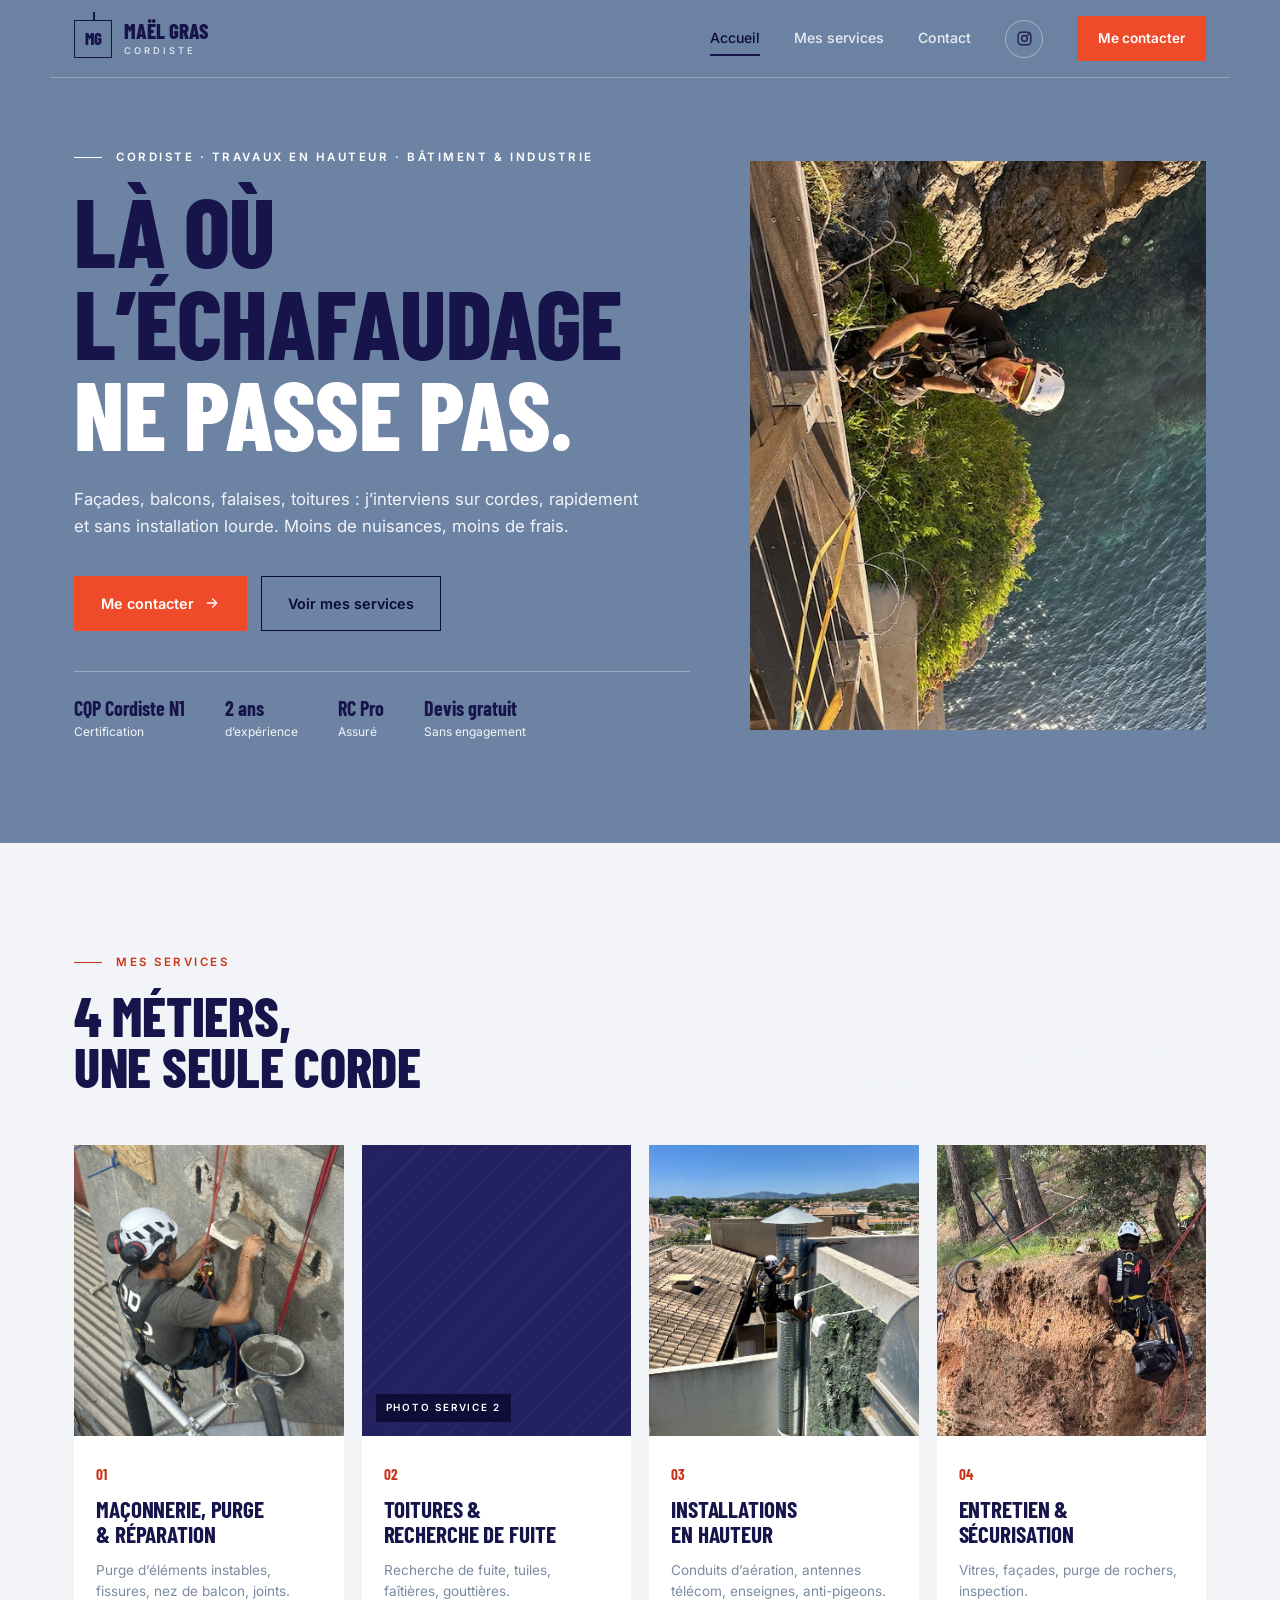
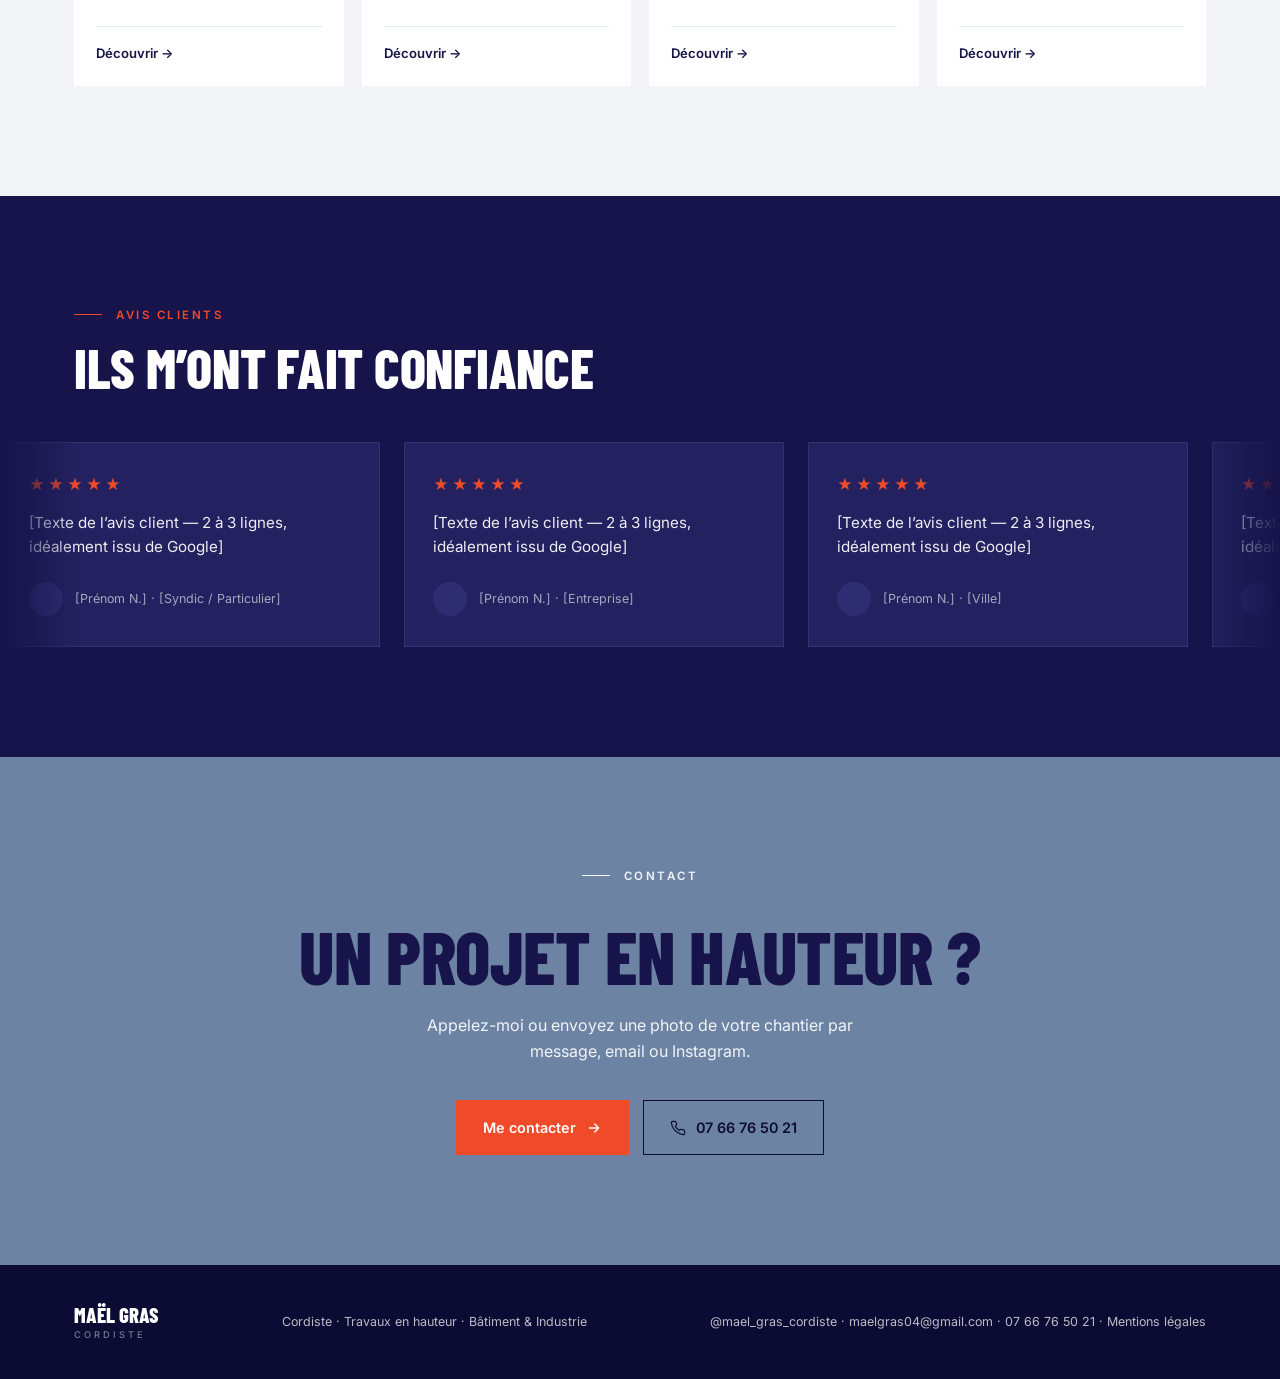
<file: index.html>
<!doctype html>
<html lang="fr">
<head>
  <meta charset="utf-8">
  <meta name="viewport" content="width=device-width, initial-scale=1">
  <title>Maël Gras — Cordiste · Travaux en hauteur, bâtiment & industrie</title>
  <meta name="description" content="Maël Gras, cordiste : maçonnerie sur cordes (purge, fissures, nez de balcon), toitures et recherche de fuite, installations en hauteur, entretien et sécurisation. Interventions sur cordes, sans échafaudage.">
  <meta name="theme-color" content="#16144a">
  <link rel="icon" href="data:image/svg+xml,%3Csvg xmlns='http://www.w3.org/2000/svg' viewBox='0 0 64 64'%3E%3Crect width='64' height='64' fill='%2316144a'/%3E%3Ctext x='32' y='43' font-family='Arial' font-weight='700' font-size='28' fill='%23ef4b2a' text-anchor='middle'%3EMG%3C/text%3E%3C/svg%3E">
  <link rel="preconnect" href="https://fonts.googleapis.com">
  <link rel="preconnect" href="https://fonts.gstatic.com" crossorigin>
  <link href="https://fonts.googleapis.com/css2?family=Barlow+Condensed:wght@700;800&amp;family=Inter:wght@400;500;600;700&amp;display=swap" rel="stylesheet">
  <link rel="stylesheet" href="assets/css/style.css">
</head>
<body>

<header class="site-header">
  <div class="wrap">
    <a class="brand" href="index.html" aria-label="Maël Gras, cordiste — accueil">
      <span class="brand-mark">MG</span>
      <span class="brand-name">Maël Gras<small>CORDISTE</small></span>
    </a>
    <button class="menu-toggle" type="button" aria-label="Ouvrir le menu" aria-expanded="false" aria-controls="main-nav"><svg viewBox="0 0 24 24" fill="none" stroke="currentColor" stroke-width="2" stroke-linecap="round" aria-hidden="true"><path d="M4 7h16M4 12h16M4 17h16"/></svg></button>
    <nav class="main-nav" id="main-nav" aria-label="Navigation principale">
      <a class="nav-link" href="index.html" aria-current="page">Accueil</a>
      <a class="nav-link" href="index.html#services">Mes services</a>
      <a class="nav-link" href="contact.html">Contact</a>
      <a class="icon-btn" href="https://www.instagram.com/mael_gras_cordiste/" target="_blank" rel="noopener" aria-label="Instagram @mael_gras_cordiste"><svg viewBox="0 0 24 24" fill="none" stroke="currentColor" stroke-width="1.8" stroke-linecap="round" stroke-linejoin="round" aria-hidden="true"><rect x="3" y="3" width="18" height="18" rx="5"/><circle cx="12" cy="12" r="4"/><circle cx="17.5" cy="6.5" r=".6" fill="currentColor"/></svg></a>
      <a class="btn btn-primary" href="contact.html">Me contacter</a>
    </nav>
  </div>
</header>

<main>
  <section class="hero">
    <div class="wrap">
      <div>
        <p class="eyebrow">Cordiste · Travaux en hauteur · Bâtiment &amp; Industrie</p>
        <h1>Là où<br>l’échafaudage<br><span class="accent">ne passe pas.</span></h1>
        <p class="lead">Façades, balcons, falaises, toitures : j’interviens sur cordes, rapidement et sans installation lourde. Moins de nuisances, moins de frais.</p>
        <div class="btn-row">
          <a class="btn btn-primary" href="contact.html">Me contacter <svg viewBox="0 0 24 24" fill="none" stroke="currentColor" stroke-width="2" stroke-linecap="round" stroke-linejoin="round" aria-hidden="true"><path d="M5 12h14M13 6l6 6-6 6"/></svg></a>
          <a class="btn btn-outline" href="#services">Voir mes services</a>
        </div>
        <div class="proofs">
          <div><strong>CQP Cordiste N1</strong><span>Certification</span></div>
          <div><strong>2 ans</strong><span>d’expérience</span></div>
          <div><strong>RC Pro</strong><span>Assuré</span></div>
          <div><strong>Devis gratuit</strong><span>Sans engagement</span></div>
        </div>
      </div>
      <div class="media"><img src="assets/img/mael-gras-cordiste-falaise.jpg" width="535" height="715" alt="Maël Gras, cordiste, sur cordes en bord de falaise au-dessus de la mer" fetchpriority="high"></div>
    </div>
  </section>

  <section class="section bg-beige" id="services">
    <div class="wrap">
      <div class="section-head">
        <div>
          <p class="eyebrow">Mes services</p>
          <h2>4 métiers,<br>une seule corde</h2>
        </div>
        <p>Chaque service a sa page dédiée, avec des exemples de chantiers.</p>
      </div>
      <div class="services-grid">
        <a class="service-card" href="maconnerie-purge-reparation.html">
          <div class="media"><img src="assets/img/maconnerie-reparation-facade.jpg" width="1200" height="1600" alt="Maël Gras sur cordes rebouchant une façade à la truelle" loading="lazy"></div>
          <div class="body">
            <span class="num">01</span>
            <h3>Maçonnerie, purge<br>&amp; réparation</h3>
            <p>Purge d’éléments instables, fissures, nez de balcon, joints.</p>
            <span class="more">Découvrir →</span>
          </div>
        </a>
        <a class="service-card" href="toitures-recherche-de-fuite.html">
          <div class="media"><span class="tag">Photo service 2</span></div>
          <div class="body">
            <span class="num">02</span>
            <h3>Toitures &amp;<br>recherche de fuite</h3>
            <p>Recherche de fuite, tuiles, faîtières, gouttières.</p>
            <span class="more">Découvrir →</span>
          </div>
        </a>
        <a class="service-card" href="installations-en-hauteur.html">
          <div class="media"><img src="assets/img/installation-conduit-aeration.jpg" width="1200" height="1600" alt="Maël Gras sur cordes installant un conduit d’aération en aluminium" style="object-position: 48% 35%" loading="lazy"></div>
          <div class="body">
            <span class="num">03</span>
            <h3>Installations<br>en hauteur</h3>
            <p>Conduits d’aération, antennes télécom, enseignes, anti-pigeons.</p>
            <span class="more">Découvrir →</span>
          </div>
        </a>
        <a class="service-card" href="entretien-securisation.html">
          <div class="media"><img src="assets/img/talus-securisation-cordes.jpg" width="1125" height="844" alt="Intervention sur cordes pour sécuriser un talus" style="object-position: 72% 50%" loading="lazy"></div>
          <div class="body">
            <span class="num">04</span>
            <h3>Entretien &amp;<br>sécurisation</h3>
            <p>Vitres, façades, purge de rochers, inspection.</p>
            <span class="more">Découvrir →</span>
          </div>
        </a>
      </div>
    </div>
  </section>

  <section class="section bg-navy on-dark" id="avis">
    <div class="wrap">
      <div class="reviews-head">
        <div>
          <p class="eyebrow">Avis clients</p>
          <h2>Ils m’ont fait confiance</h2>
        </div>
      </div>
    </div>
    <div class="marquee" tabindex="0" aria-label="Avis clients (défilement, pause au survol)">
      <div class="marquee-track">
          <figure class="review">
            <div class="stars" aria-label="5 étoiles sur 5">★★★★★</div>
            <blockquote>[Texte de l’avis client — 2 à 3 lignes, idéalement issu de Google]</blockquote>
            <footer><span class="avatar" aria-hidden="true"></span><span>[Prénom N.] · [Syndic / Particulier]</span></footer>
          </figure>
          <figure class="review">
            <div class="stars" aria-label="5 étoiles sur 5">★★★★★</div>
            <blockquote>[Texte de l’avis client — 2 à 3 lignes, idéalement issu de Google]</blockquote>
            <footer><span class="avatar" aria-hidden="true"></span><span>[Prénom N.] · [Entreprise]</span></footer>
          </figure>
          <figure class="review">
            <div class="stars" aria-label="5 étoiles sur 5">★★★★★</div>
            <blockquote>[Texte de l’avis client — 2 à 3 lignes, idéalement issu de Google]</blockquote>
            <footer><span class="avatar" aria-hidden="true"></span><span>[Prénom N.] · [Ville]</span></footer>
          </figure>
          <figure class="review">
            <div class="stars" aria-label="5 étoiles sur 5">★★★★★</div>
            <blockquote>[Texte de l’avis client — 2 à 3 lignes, idéalement issu de Google]</blockquote>
            <footer><span class="avatar" aria-hidden="true"></span><span>[Prénom N.] · [Ville]</span></footer>
          </figure>
      </div>
    </div>
  </section>

  <section class="section cta-center">
    <div class="wrap">
      <p class="eyebrow center">Contact</p>
      <h2>Un projet en hauteur ?</h2>
      <p>Appelez-moi ou envoyez une photo de votre chantier par message, email ou Instagram.</p>
      <div class="btn-row">
        <a class="btn btn-primary" href="contact.html">Me contacter <svg viewBox="0 0 24 24" fill="none" stroke="currentColor" stroke-width="2" stroke-linecap="round" stroke-linejoin="round" aria-hidden="true"><path d="M5 12h14M13 6l6 6-6 6"/></svg></a>
        <a class="btn btn-outline" href="tel:+33766765021"><svg viewBox="0 0 24 24" fill="none" stroke="currentColor" stroke-width="1.8" stroke-linecap="round" stroke-linejoin="round" aria-hidden="true"><path d="M22 16.9v3a2 2 0 0 1-2.2 2 19.8 19.8 0 0 1-8.6-3.1 19.5 19.5 0 0 1-6-6A19.8 19.8 0 0 1 2.1 4.2 2 2 0 0 1 4.1 2h3a2 2 0 0 1 2 1.7c.1.9.4 1.8.7 2.7a2 2 0 0 1-.5 2.1L8 9.8a16 16 0 0 0 6 6l1.3-1.3a2 2 0 0 1 2.1-.4c.9.3 1.8.6 2.7.7a2 2 0 0 1 1.7 2z"/></svg> 07 66 76 50 21</a>
      </div>
    </div>
  </section>
</main>

<footer class="site-footer">
  <div class="wrap">
    <a class="brand-name" href="index.html" style="text-decoration:none">Maël Gras<small>CORDISTE</small></a>
    <span>Cordiste · Travaux en hauteur · Bâtiment &amp; Industrie</span>
    <span>
      <a href="https://www.instagram.com/mael_gras_cordiste/" target="_blank" rel="noopener">@mael_gras_cordiste</a> ·
      <a href="mailto:maelgras04@gmail.com">maelgras04@gmail.com</a> ·
      <a href="tel:+33766765021">07 66 76 50 21</a> ·
      <a href="mentions-legales.html">Mentions légales</a>
    </span>
  </div>
</footer>

<script src="assets/js/main.js"></script>
</body>
</html>
</file>
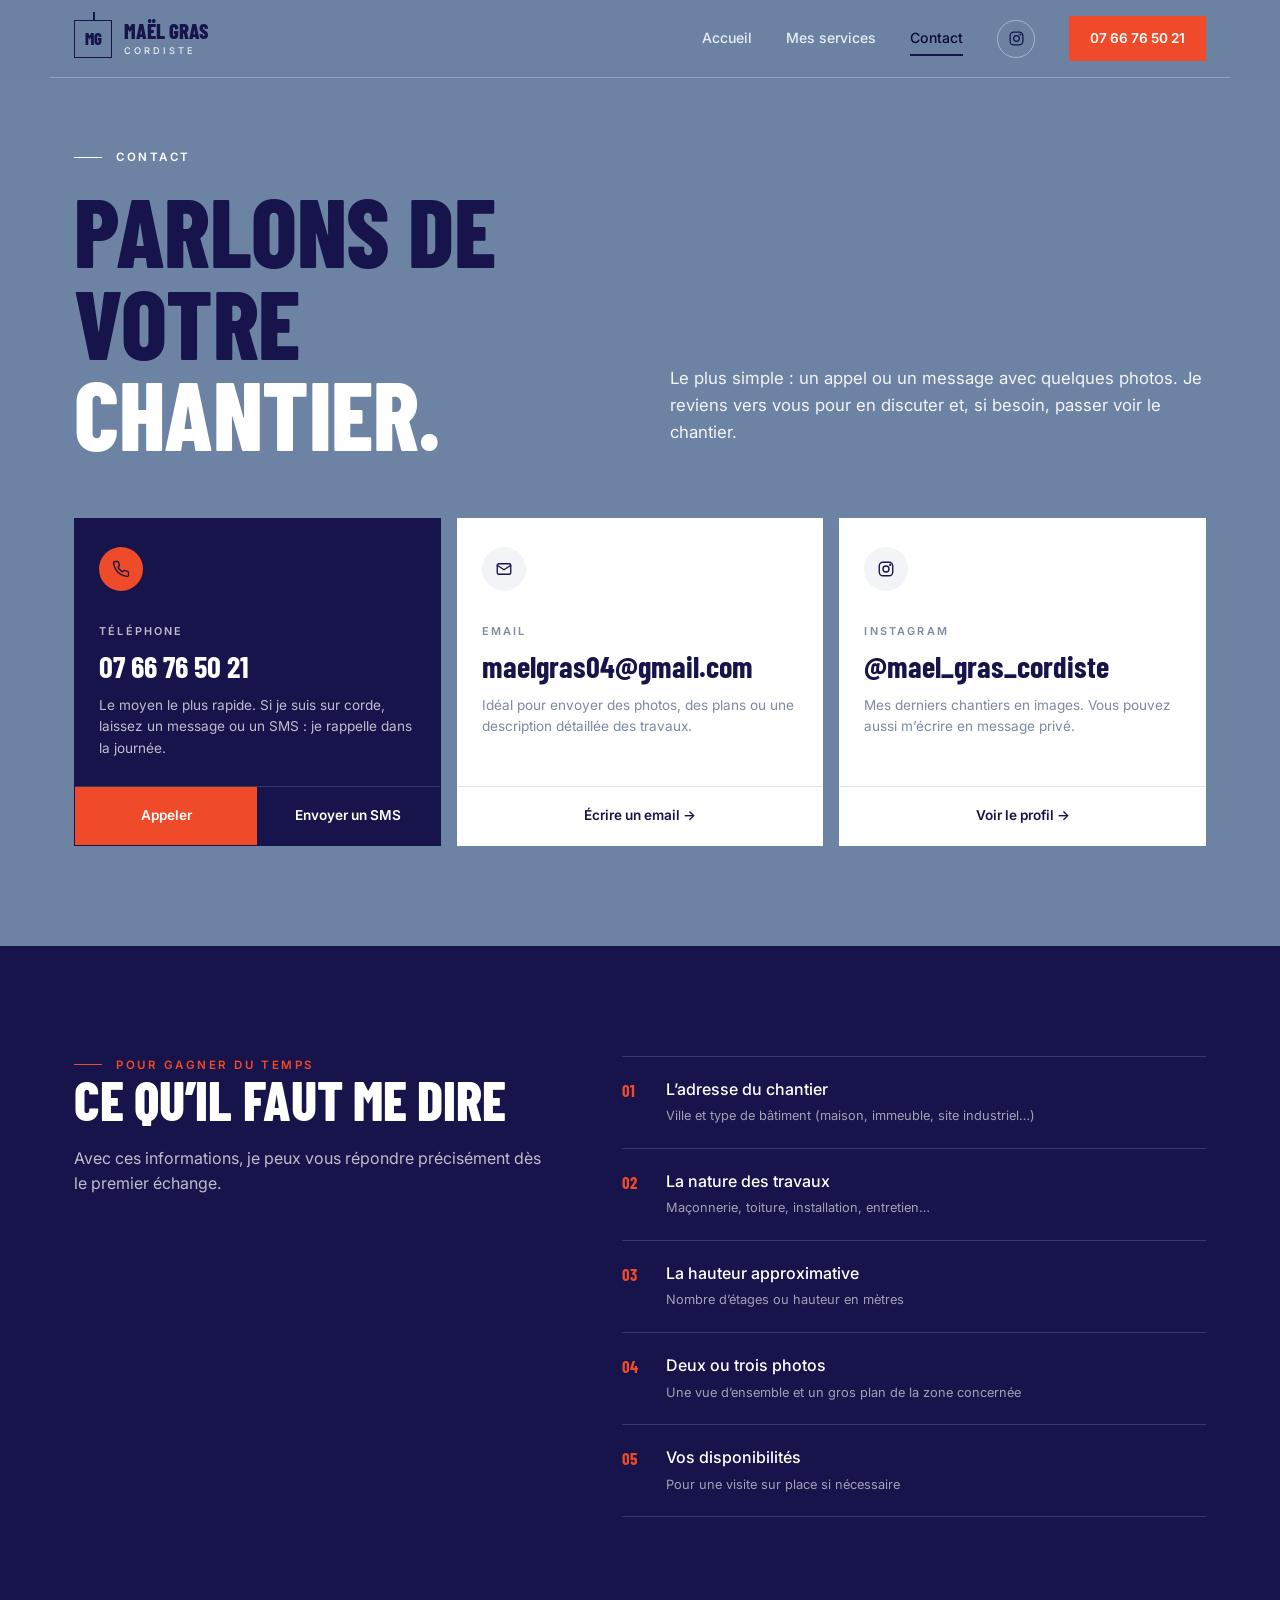
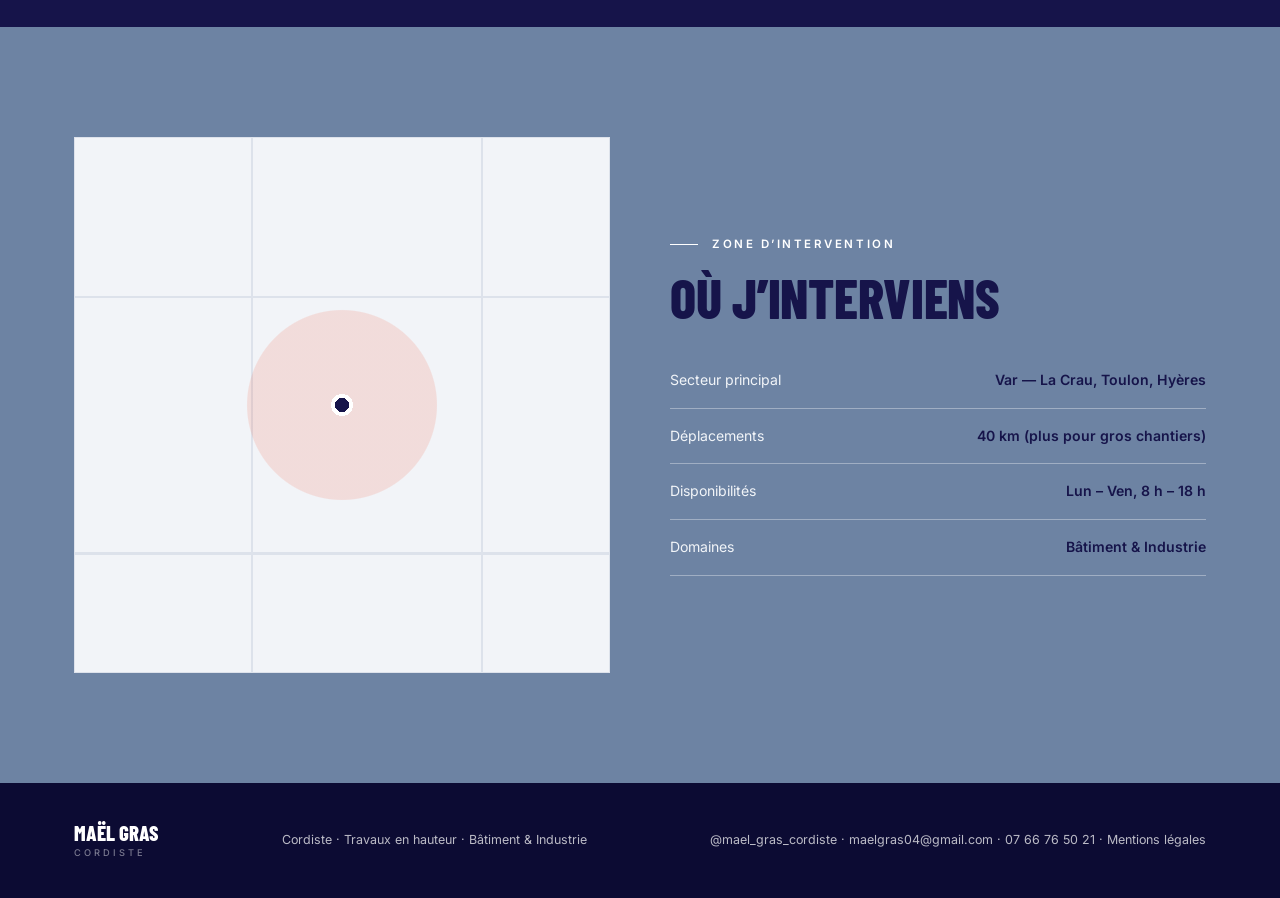
<file: contact.html>
<!doctype html>
<html lang="fr">
<head>
  <meta charset="utf-8">
  <meta name="viewport" content="width=device-width, initial-scale=1">
  <title>Contact — Maël Gras, cordiste</title>
  <meta name="description" content="Contactez Maël Gras, cordiste : 07 66 76 50 21, maelgras04@gmail.com ou Instagram @mael_gras_cordiste. Envoyez quelques photos de votre chantier.">
  <meta name="theme-color" content="#16144a">
  <link rel="icon" href="data:image/svg+xml,%3Csvg xmlns='http://www.w3.org/2000/svg' viewBox='0 0 64 64'%3E%3Crect width='64' height='64' fill='%2316144a'/%3E%3Ctext x='32' y='43' font-family='Arial' font-weight='700' font-size='28' fill='%23ef4b2a' text-anchor='middle'%3EMG%3C/text%3E%3C/svg%3E">
  <link rel="preconnect" href="https://fonts.googleapis.com">
  <link rel="preconnect" href="https://fonts.gstatic.com" crossorigin>
  <link href="https://fonts.googleapis.com/css2?family=Barlow+Condensed:wght@700;800&amp;family=Inter:wght@400;500;600;700&amp;display=swap" rel="stylesheet">
  <link rel="stylesheet" href="assets/css/style.css">
</head>
<body>

<header class="site-header">
  <div class="wrap">
    <a class="brand" href="index.html" aria-label="Maël Gras, cordiste — accueil">
      <span class="brand-mark">MG</span>
      <span class="brand-name">Maël Gras<small>CORDISTE</small></span>
    </a>
    <button class="menu-toggle" type="button" aria-label="Ouvrir le menu" aria-expanded="false" aria-controls="main-nav"><svg viewBox="0 0 24 24" fill="none" stroke="currentColor" stroke-width="2" stroke-linecap="round" aria-hidden="true"><path d="M4 7h16M4 12h16M4 17h16"/></svg></button>
    <nav class="main-nav" id="main-nav" aria-label="Navigation principale">
      <a class="nav-link" href="index.html">Accueil</a>
      <a class="nav-link" href="index.html#services">Mes services</a>
      <a class="nav-link" href="contact.html" aria-current="page">Contact</a>
      <a class="icon-btn" href="https://www.instagram.com/mael_gras_cordiste/" target="_blank" rel="noopener" aria-label="Instagram @mael_gras_cordiste"><svg viewBox="0 0 24 24" fill="none" stroke="currentColor" stroke-width="1.8" stroke-linecap="round" stroke-linejoin="round" aria-hidden="true"><rect x="3" y="3" width="18" height="18" rx="5"/><circle cx="12" cy="12" r="4"/><circle cx="17.5" cy="6.5" r=".6" fill="currentColor"/></svg></a>
      <a class="btn btn-primary" href="tel:+33766765021">07 66 76 50 21</a>
    </nav>
  </div>
</header>

<main>
  <section class="contact-hero">
    <div class="wrap">
      <div>
        <p class="eyebrow">Contact</p>
        <h1>Parlons de<br>votre<br><span class="accent">chantier.</span></h1>
      </div>
      <p class="lead">Le plus simple : un appel ou un message avec quelques photos. Je reviens vers vous pour en discuter et, si besoin, passer voir le chantier.</p>
    </div>
  </section>

  <div class="wrap contact-cards">
    <article class="contact-card featured">
      <div class="body">
        <span class="ico"><svg viewBox="0 0 24 24" fill="none" stroke="currentColor" stroke-width="1.8" stroke-linecap="round" stroke-linejoin="round" aria-hidden="true"><path d="M22 16.9v3a2 2 0 0 1-2.2 2 19.8 19.8 0 0 1-8.6-3.1 19.5 19.5 0 0 1-6-6A19.8 19.8 0 0 1 2.1 4.2 2 2 0 0 1 4.1 2h3a2 2 0 0 1 2 1.7c.1.9.4 1.8.7 2.7a2 2 0 0 1-.5 2.1L8 9.8a16 16 0 0 0 6 6l1.3-1.3a2 2 0 0 1 2.1-.4c.9.3 1.8.6 2.7.7a2 2 0 0 1 1.7 2z"/></svg></span>
        <span class="label">Téléphone</span>
        <a class="value" href="tel:+33766765021">07 66 76 50 21</a>
        <p>Le moyen le plus rapide. Si je suis sur corde, laissez un message ou un SMS : je rappelle dans la journée.</p>
      </div>
      <div class="actions">
        <a href="tel:+33766765021">Appeler</a>
        <a href="sms:+33766765021">Envoyer un SMS</a>
      </div>
    </article>
    <article class="contact-card">
      <div class="body">
        <span class="ico"><svg viewBox="0 0 24 24" fill="none" stroke="currentColor" stroke-width="1.8" stroke-linecap="round" stroke-linejoin="round" aria-hidden="true"><rect x="3" y="5" width="18" height="14" rx="2"/><path d="m3 7 9 6 9-6"/></svg></span>
        <span class="label">Email</span>
        <a class="value" href="mailto:maelgras04@gmail.com">maelgras04@gmail.com</a>
        <p>Idéal pour envoyer des photos, des plans ou une description détaillée des travaux.</p>
      </div>
      <div class="actions">
        <a href="mailto:maelgras04@gmail.com?subject=Demande%20de%20devis%20cordiste">Écrire un email →</a>
      </div>
    </article>
    <article class="contact-card">
      <div class="body">
        <span class="ico"><svg viewBox="0 0 24 24" fill="none" stroke="currentColor" stroke-width="1.8" stroke-linecap="round" stroke-linejoin="round" aria-hidden="true"><rect x="3" y="3" width="18" height="18" rx="5"/><circle cx="12" cy="12" r="4"/><circle cx="17.5" cy="6.5" r=".6" fill="currentColor"/></svg></span>
        <span class="label">Instagram</span>
        <a class="value" href="https://www.instagram.com/mael_gras_cordiste/" target="_blank" rel="noopener">@mael_gras_cordiste</a>
        <p>Mes derniers chantiers en images. Vous pouvez aussi m’écrire en message privé.</p>
      </div>
      <div class="actions">
        <a href="https://www.instagram.com/mael_gras_cordiste/" target="_blank" rel="noopener">Voir le profil →</a>
      </div>
    </article>
  </div>

  <section class="section bg-navy on-dark">
    <div class="wrap tips">
      <div>
        <p class="eyebrow">Pour gagner du temps</p>
        <h2>Ce qu’il faut me dire</h2>
        <p>Avec ces informations, je peux vous répondre précisément dès le premier échange.</p>
      </div>
      <ol>
          <li><span class="num">01</span><div><strong>L’adresse du chantier</strong><span>Ville et type de bâtiment (maison, immeuble, site industriel…)</span></div></li>
          <li><span class="num">02</span><div><strong>La nature des travaux</strong><span>Maçonnerie, toiture, installation, entretien…</span></div></li>
          <li><span class="num">03</span><div><strong>La hauteur approximative</strong><span>Nombre d’étages ou hauteur en mètres</span></div></li>
          <li><span class="num">04</span><div><strong>Deux ou trois photos</strong><span>Une vue d’ensemble et un gros plan de la zone concernée</span></div></li>
          <li><span class="num">05</span><div><strong>Vos disponibilités</strong><span>Pour une visite sur place si nécessaire</span></div></li>
      </ol>
    </div>
  </section>

  <section class="section">
    <div class="wrap zone">
      <div class="map">
        <iframe title="Carte de la zone d’intervention" loading="lazy" referrerpolicy="no-referrer-when-downgrade"
          src="https://maps.google.com/maps?q=Toulon%2C%20Var&amp;z=9&amp;output=embed"></iframe>
      </div>
      <div>
        <p class="eyebrow">Zone d’intervention</p>
        <h2>Où j’interviens</h2>
        <dl>
          <div><dt>Secteur principal</dt><dd>Var — La Crau, Toulon, Hyères</dd></div>
          <div><dt>Déplacements</dt><dd>40 km (plus pour gros chantiers)</dd></div>
          <div><dt>Disponibilités</dt><dd>Lun – Ven, 8 h – 18 h</dd></div>
          <div><dt>Domaines</dt><dd>Bâtiment &amp; Industrie</dd></div>
        </dl>
      </div>
    </div>
  </section>
</main>

<footer class="site-footer">
  <div class="wrap">
    <a class="brand-name" href="index.html" style="text-decoration:none">Maël Gras<small>CORDISTE</small></a>
    <span>Cordiste · Travaux en hauteur · Bâtiment &amp; Industrie</span>
    <span>
      <a href="https://www.instagram.com/mael_gras_cordiste/" target="_blank" rel="noopener">@mael_gras_cordiste</a> ·
      <a href="mailto:maelgras04@gmail.com">maelgras04@gmail.com</a> ·
      <a href="tel:+33766765021">07 66 76 50 21</a> ·
      <a href="mentions-legales.html">Mentions légales</a>
    </span>
  </div>
</footer>

<script src="assets/js/main.js"></script>
</body>
</html>
</file>
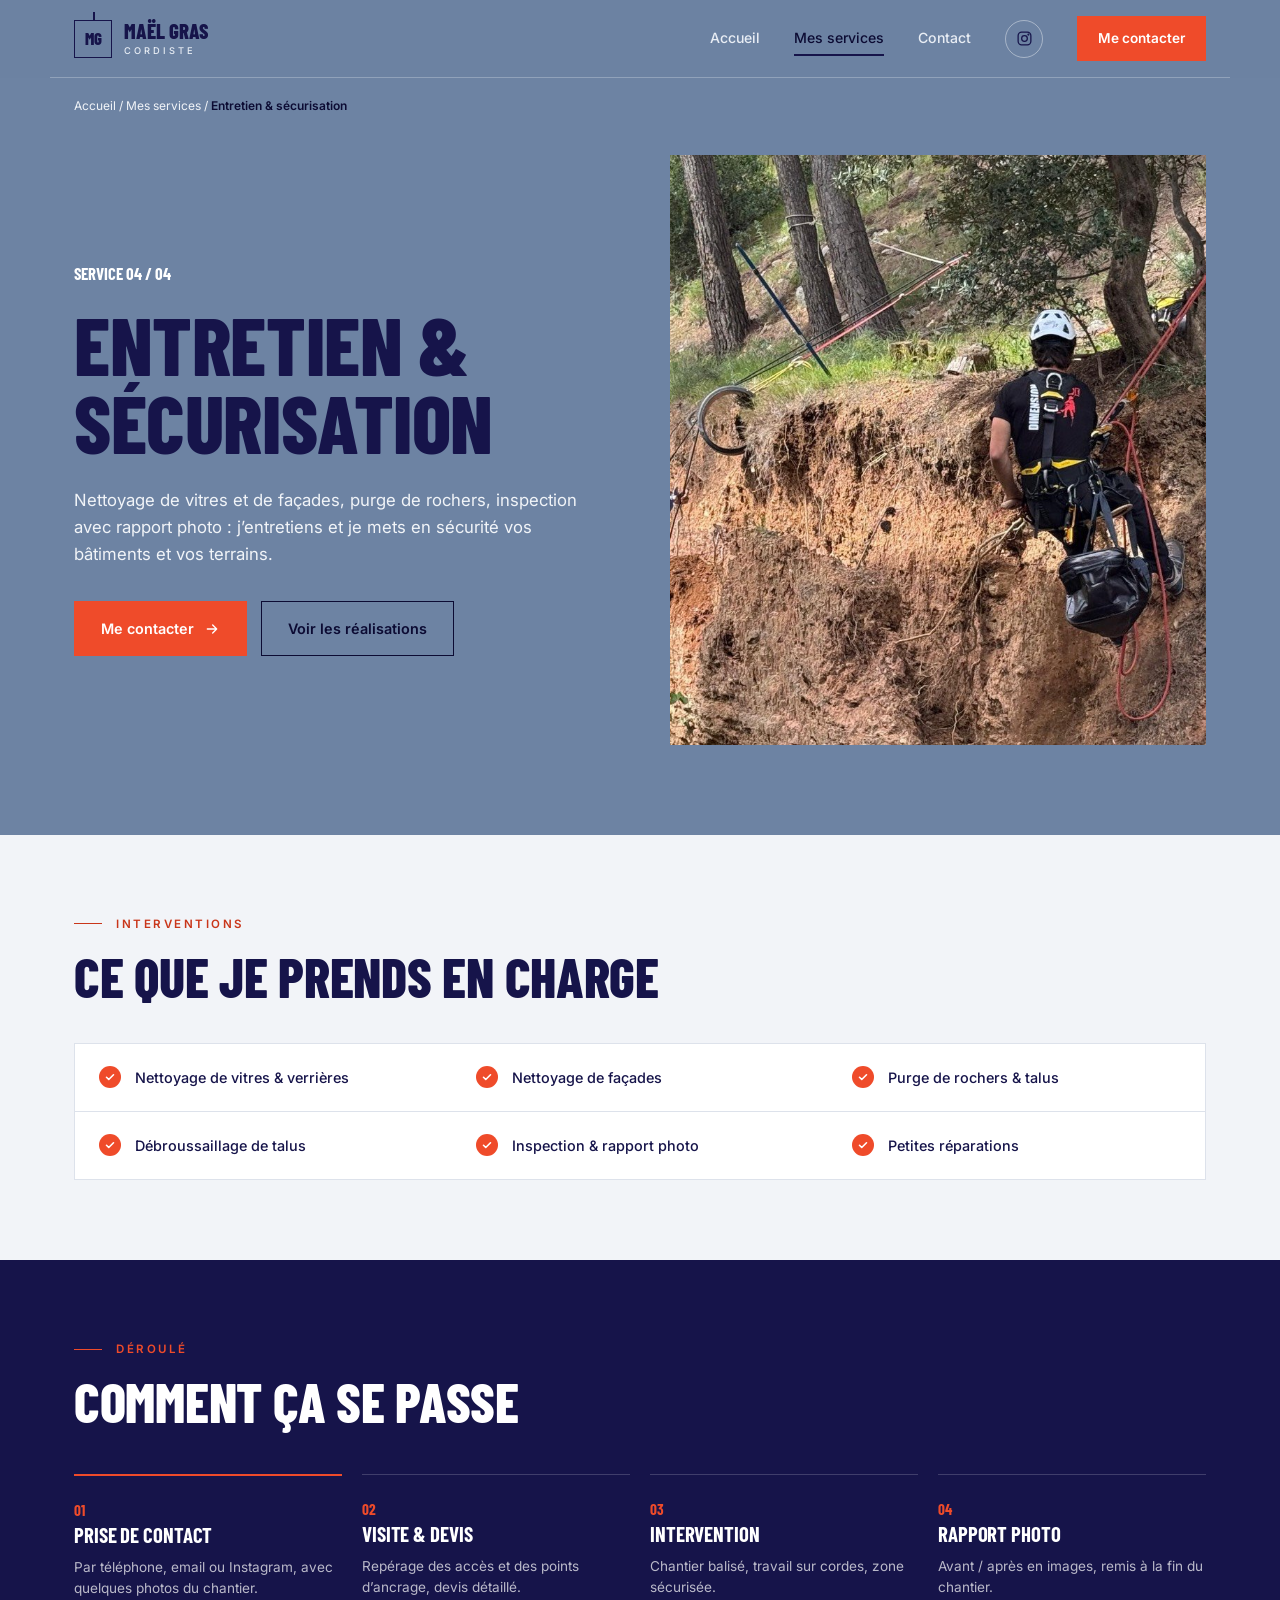
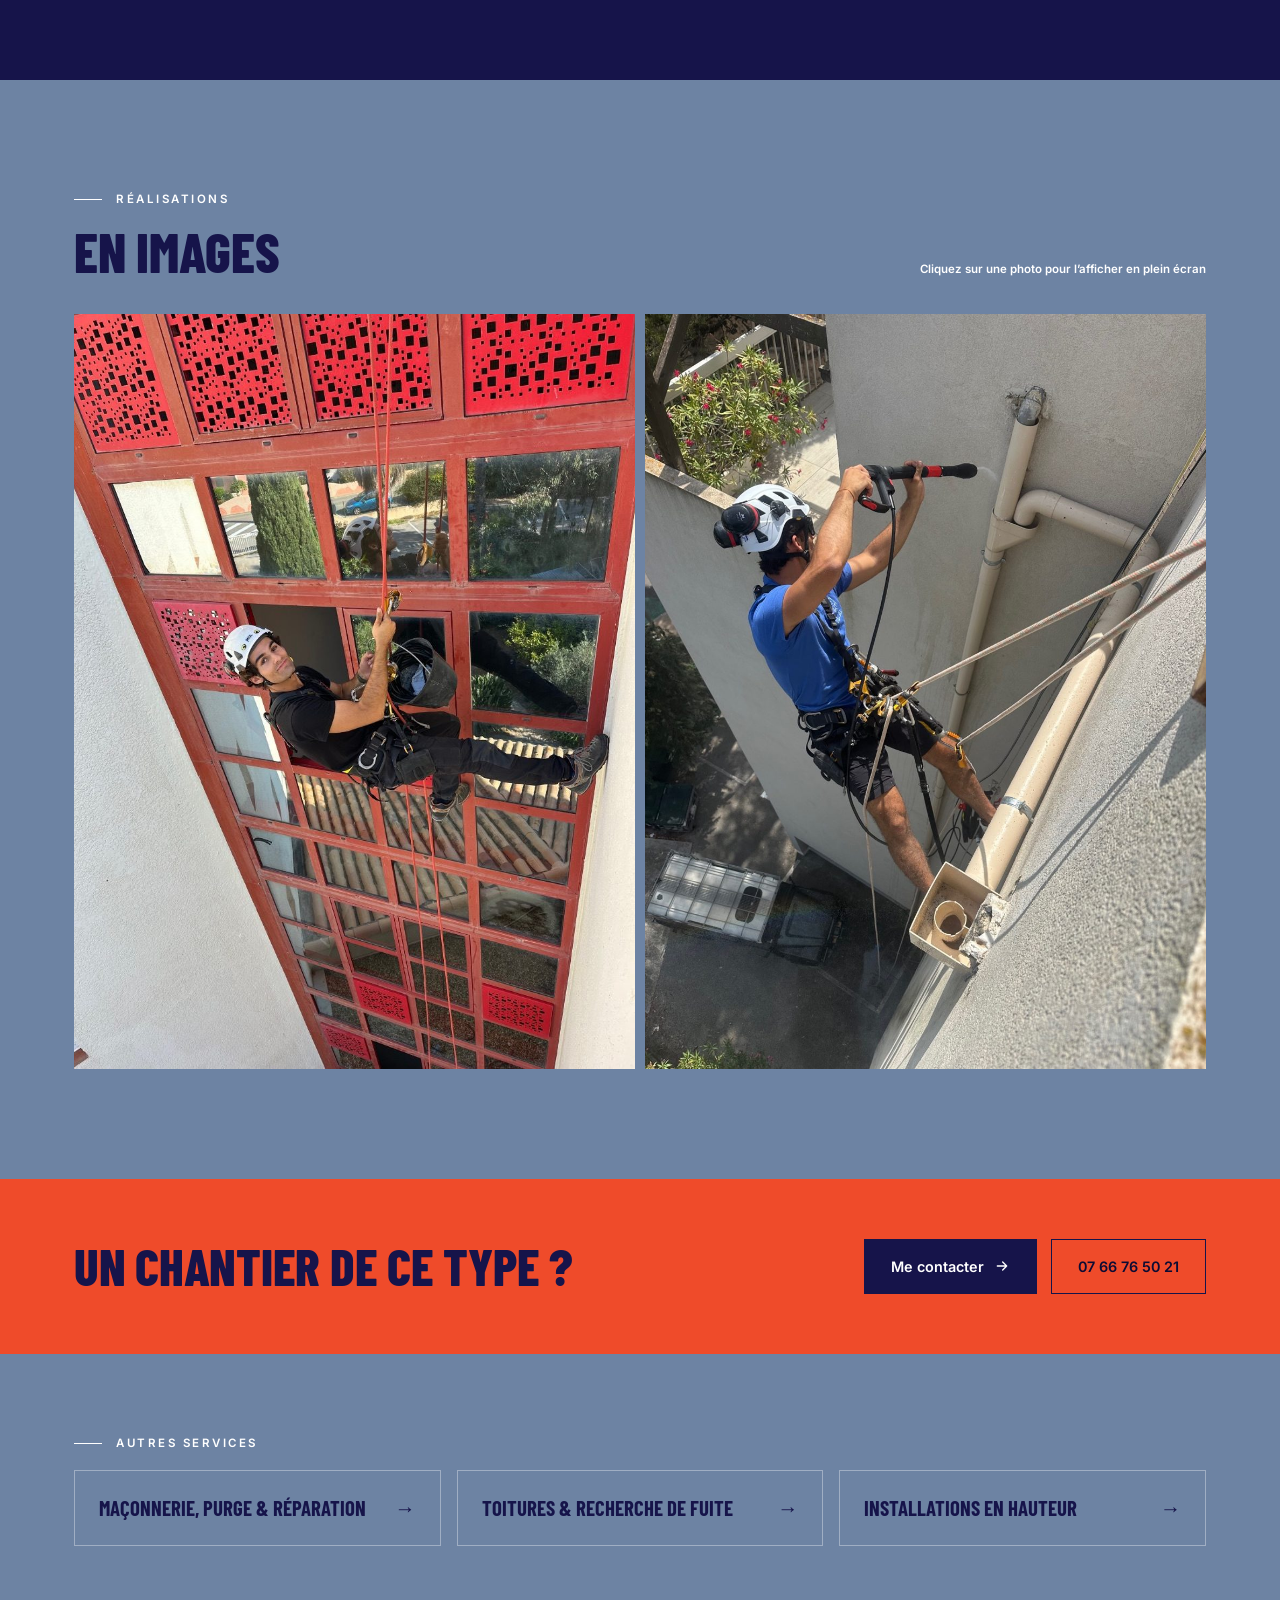
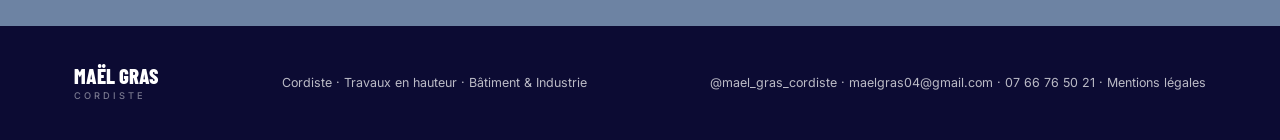
<file: entretien-securisation.html>
<!doctype html>
<html lang="fr">
<head>
  <meta charset="utf-8">
  <meta name="viewport" content="width=device-width, initial-scale=1">
  <title>Entretien & sécurisation — Maël Gras, cordiste</title>
  <meta name="description" content="Entretien et sécurisation sur cordes : nettoyage de vitres, verrières et façades, purge de rochers et de talus, débroussaillage, inspection avec rapport photo.">
  <meta name="theme-color" content="#16144a">
  <link rel="icon" href="data:image/svg+xml,%3Csvg xmlns='http://www.w3.org/2000/svg' viewBox='0 0 64 64'%3E%3Crect width='64' height='64' fill='%2316144a'/%3E%3Ctext x='32' y='43' font-family='Arial' font-weight='700' font-size='28' fill='%23ef4b2a' text-anchor='middle'%3EMG%3C/text%3E%3C/svg%3E">
  <link rel="preconnect" href="https://fonts.googleapis.com">
  <link rel="preconnect" href="https://fonts.gstatic.com" crossorigin>
  <link href="https://fonts.googleapis.com/css2?family=Barlow+Condensed:wght@700;800&amp;family=Inter:wght@400;500;600;700&amp;display=swap" rel="stylesheet">
  <link rel="stylesheet" href="assets/css/style.css">
</head>
<body>

<header class="site-header">
  <div class="wrap">
    <a class="brand" href="index.html" aria-label="Maël Gras, cordiste — accueil">
      <span class="brand-mark">MG</span>
      <span class="brand-name">Maël Gras<small>CORDISTE</small></span>
    </a>
    <button class="menu-toggle" type="button" aria-label="Ouvrir le menu" aria-expanded="false" aria-controls="main-nav"><svg viewBox="0 0 24 24" fill="none" stroke="currentColor" stroke-width="2" stroke-linecap="round" aria-hidden="true"><path d="M4 7h16M4 12h16M4 17h16"/></svg></button>
    <nav class="main-nav" id="main-nav" aria-label="Navigation principale">
      <a class="nav-link" href="index.html">Accueil</a>
      <a class="nav-link" href="index.html#services" aria-current="page">Mes services</a>
      <a class="nav-link" href="contact.html">Contact</a>
      <a class="icon-btn" href="https://www.instagram.com/mael_gras_cordiste/" target="_blank" rel="noopener" aria-label="Instagram @mael_gras_cordiste"><svg viewBox="0 0 24 24" fill="none" stroke="currentColor" stroke-width="1.8" stroke-linecap="round" stroke-linejoin="round" aria-hidden="true"><rect x="3" y="3" width="18" height="18" rx="5"/><circle cx="12" cy="12" r="4"/><circle cx="17.5" cy="6.5" r=".6" fill="currentColor"/></svg></a>
      <a class="btn btn-primary" href="contact.html">Me contacter</a>
    </nav>
  </div>
</header>

<main>
  <div class="wrap">
    <nav class="breadcrumb" aria-label="Fil d’Ariane">
      <a href="index.html">Accueil</a> / <a href="index.html#services">Mes services</a> / <strong>Entretien &amp; sécurisation</strong>
    </nav>
  </div>

  <section class="service-hero">
    <div class="wrap">
      <div>
        <p class="kicker">SERVICE 04 / 04</p>
        <h1>Entretien &amp;<br>sécurisation</h1>
        <p class="lead">Nettoyage de vitres et de façades, purge de rochers, inspection avec rapport photo : j’entretiens et je mets en sécurité vos bâtiments et vos terrains.</p>
        <div class="btn-row">
          <a class="btn btn-primary" href="contact.html">Me contacter <svg viewBox="0 0 24 24" fill="none" stroke="currentColor" stroke-width="2" stroke-linecap="round" stroke-linejoin="round" aria-hidden="true"><path d="M5 12h14M13 6l6 6-6 6"/></svg></a>
          <a class="btn btn-outline" href="#realisations">Voir les réalisations</a>
        </div>
      </div>
      <div class="media"><img src="assets/img/talus-securisation-cordes.jpg" width="1125" height="844" alt="Maël Gras et un collègue sur cordes pendant la sécurisation d’un talus" style="object-position: 72% 50%" fetchpriority="high"></div>
    </div>
  </section>

  <section class="section tight bg-beige">
    <div class="wrap">
      <p class="eyebrow">Interventions</p>
      <h2 style="margin-bottom:40px">Ce que je prends en charge</h2>
      <ul class="checklist">
        <li><span class="check"><svg viewBox="0 0 24 24" fill="none" stroke="currentColor" stroke-width="3.2" stroke-linecap="round" stroke-linejoin="round" aria-hidden="true"><path d="m5 12.5 4.5 4.5L19 7.5"/></svg></span>Nettoyage de vitres &amp; verrières</li>
        <li><span class="check"><svg viewBox="0 0 24 24" fill="none" stroke="currentColor" stroke-width="3.2" stroke-linecap="round" stroke-linejoin="round" aria-hidden="true"><path d="m5 12.5 4.5 4.5L19 7.5"/></svg></span>Nettoyage de façades</li>
        <li><span class="check"><svg viewBox="0 0 24 24" fill="none" stroke="currentColor" stroke-width="3.2" stroke-linecap="round" stroke-linejoin="round" aria-hidden="true"><path d="m5 12.5 4.5 4.5L19 7.5"/></svg></span>Purge de rochers &amp; talus</li>
        <li><span class="check"><svg viewBox="0 0 24 24" fill="none" stroke="currentColor" stroke-width="3.2" stroke-linecap="round" stroke-linejoin="round" aria-hidden="true"><path d="m5 12.5 4.5 4.5L19 7.5"/></svg></span>Débroussaillage de talus</li>
        <li><span class="check"><svg viewBox="0 0 24 24" fill="none" stroke="currentColor" stroke-width="3.2" stroke-linecap="round" stroke-linejoin="round" aria-hidden="true"><path d="m5 12.5 4.5 4.5L19 7.5"/></svg></span>Inspection &amp; rapport photo</li>
        <li><span class="check"><svg viewBox="0 0 24 24" fill="none" stroke="currentColor" stroke-width="3.2" stroke-linecap="round" stroke-linejoin="round" aria-hidden="true"><path d="m5 12.5 4.5 4.5L19 7.5"/></svg></span>Petites réparations</li>
      </ul>
    </div>
  </section>

  <section class="section tight bg-navy on-dark">
    <div class="wrap">
      <p class="eyebrow">Déroulé</p>
      <h2 style="margin-bottom:46px">Comment ça se passe</h2>
      <ol class="steps">
        <li>
          <span class="num">01</span>
          <h3>Prise de contact</h3>
          <p>Par téléphone, email ou Instagram, avec quelques photos du chantier.</p>
        </li>
        <li>
          <span class="num">02</span>
          <h3>Visite &amp; devis</h3>
          <p>Repérage des accès et des points d’ancrage, devis détaillé.</p>
        </li>
        <li>
          <span class="num">03</span>
          <h3>Intervention</h3>
          <p>Chantier balisé, travail sur cordes, zone sécurisée.</p>
        </li>
        <li>
          <span class="num">04</span>
          <h3>Rapport photo</h3>
          <p>Avant / après en images, remis à la fin du chantier.</p>
        </li>
      </ol>
    </div>
  </section>

  <section class="section" id="realisations">
    <div class="wrap">
      <div class="section-head" style="margin-bottom:36px">
        <div>
          <p class="eyebrow">Réalisations</p>
          <h2>En images</h2>
        </div>
        <span class="note">Cliquez sur une photo pour l’afficher en plein écran</span>
      </div>
      <div class="gallery gallery-duo">
        <button class="media" type="button" data-lightbox aria-label="Agrandir : nettoyage de vitres sur une façade vitrée"><img src="assets/img/nettoyage-vitres-facade-vitree.jpg" width="844" height="1125" alt="Maël Gras sur cordes nettoyant les vitres d’une façade vitrée rouge" loading="lazy"></button>
        <button class="media" type="button" data-lightbox aria-label="Agrandir : nettoyage de façade au jet haute pression"><img src="assets/img/nettoyage-facade-haute-pression.jpg" width="1050" height="1400" alt="Maël Gras sur cordes nettoyant une façade au jet haute pression" loading="lazy"></button>
      </div>
    </div>
  </section>

  <section class="cta-band bg-orange">
    <div class="wrap">
      <h2>Un chantier de ce type ?</h2>
      <div class="btn-row">
        <a class="btn btn-navy" href="contact.html">Me contacter <svg viewBox="0 0 24 24" fill="none" stroke="currentColor" stroke-width="2" stroke-linecap="round" stroke-linejoin="round" aria-hidden="true"><path d="M5 12h14M13 6l6 6-6 6"/></svg></a>
        <a class="btn btn-outline" href="tel:+33766765021">07 66 76 50 21</a>
      </div>
    </div>
  </section>

  <section class="section tight">
    <div class="wrap">
      <p class="eyebrow">Autres services</p>
      <div class="other-services">
        <a href="maconnerie-purge-reparation.html">Maçonnerie, purge &amp; réparation <span aria-hidden="true">→</span></a>
        <a href="toitures-recherche-de-fuite.html">Toitures &amp; recherche de fuite <span aria-hidden="true">→</span></a>
        <a href="installations-en-hauteur.html">Installations en hauteur <span aria-hidden="true">→</span></a>
      </div>
    </div>
  </section>
</main>

<footer class="site-footer">
  <div class="wrap">
    <a class="brand-name" href="index.html" style="text-decoration:none">Maël Gras<small>CORDISTE</small></a>
    <span>Cordiste · Travaux en hauteur · Bâtiment &amp; Industrie</span>
    <span>
      <a href="https://www.instagram.com/mael_gras_cordiste/" target="_blank" rel="noopener">@mael_gras_cordiste</a> ·
      <a href="mailto:maelgras04@gmail.com">maelgras04@gmail.com</a> ·
      <a href="tel:+33766765021">07 66 76 50 21</a> ·
      <a href="mentions-legales.html">Mentions légales</a>
    </span>
  </div>
</footer>

<div class="lightbox" role="dialog" aria-modal="true" aria-label="Photo en plein écran">
  <button class="lightbox-close" type="button" aria-label="Fermer">×</button>
  <div class="lightbox-stage"></div>
</div>
<script src="assets/js/main.js"></script>
</body>
</html>
</file>
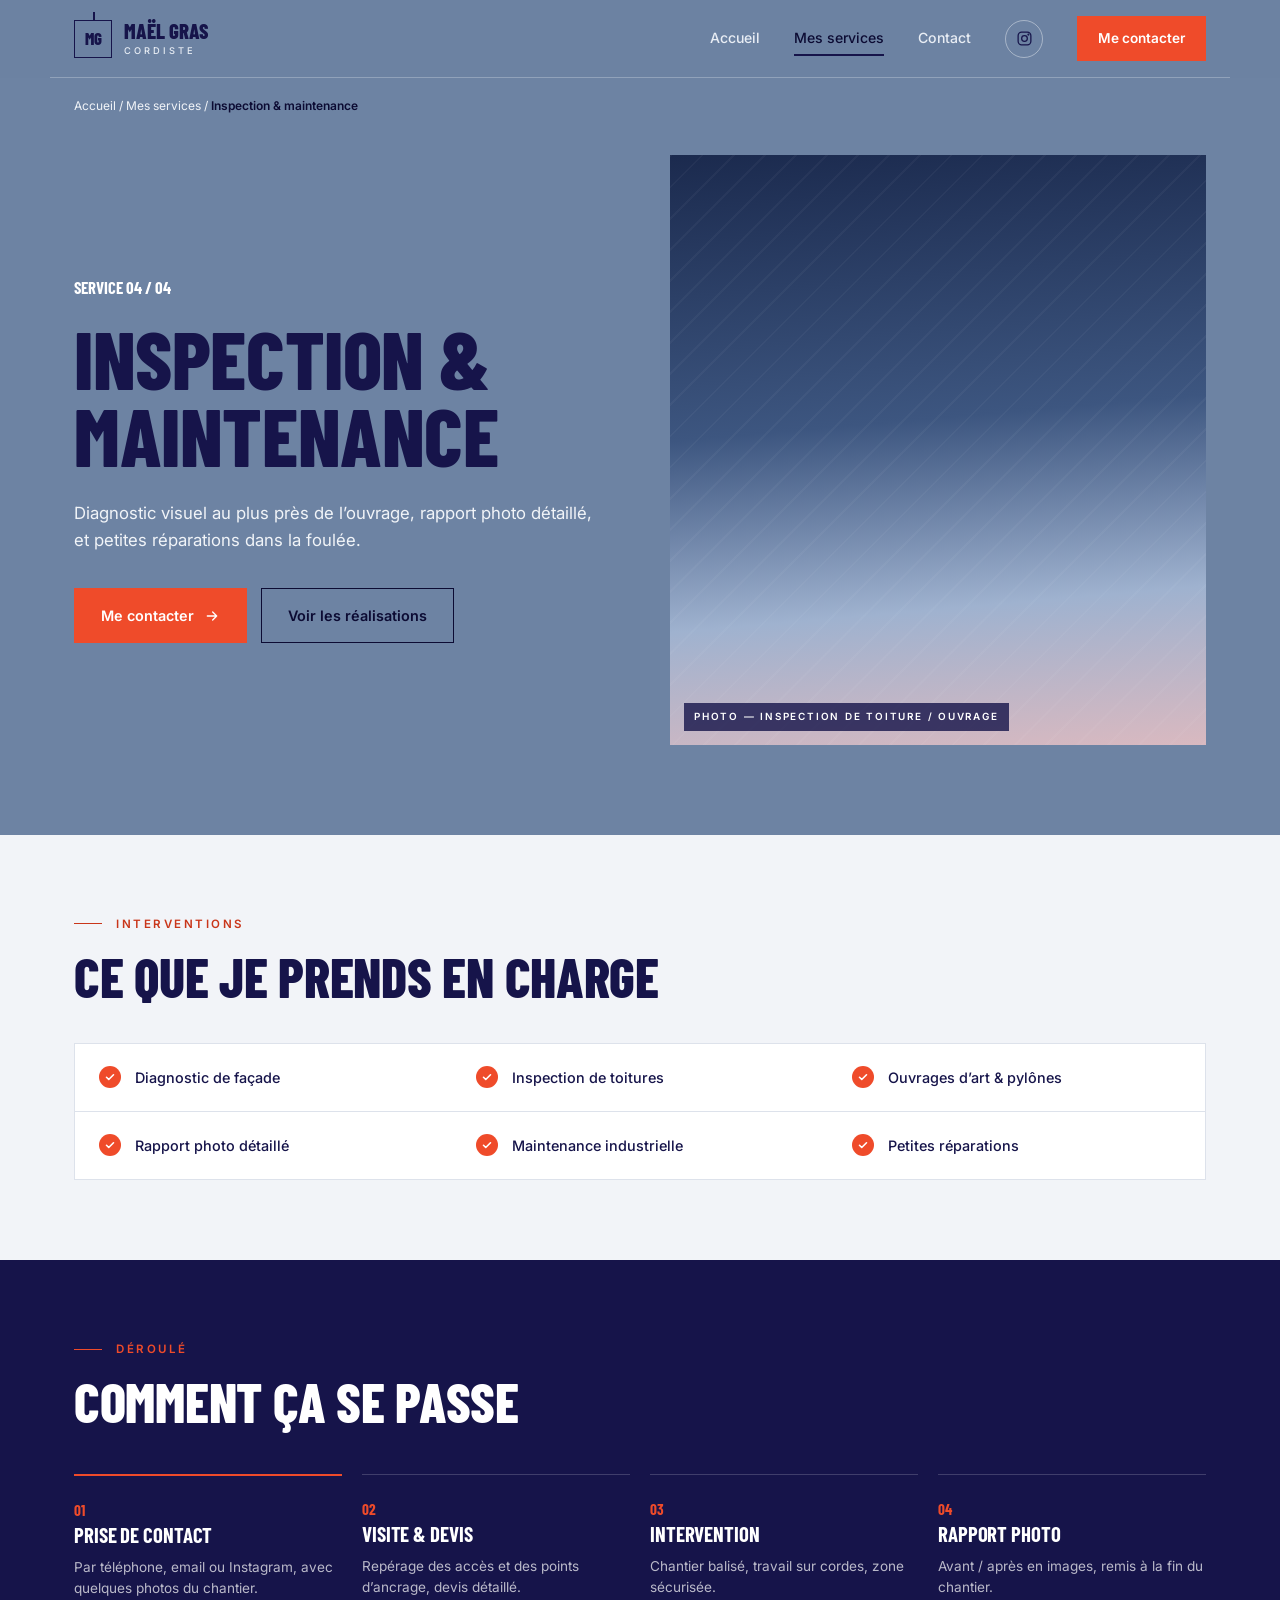
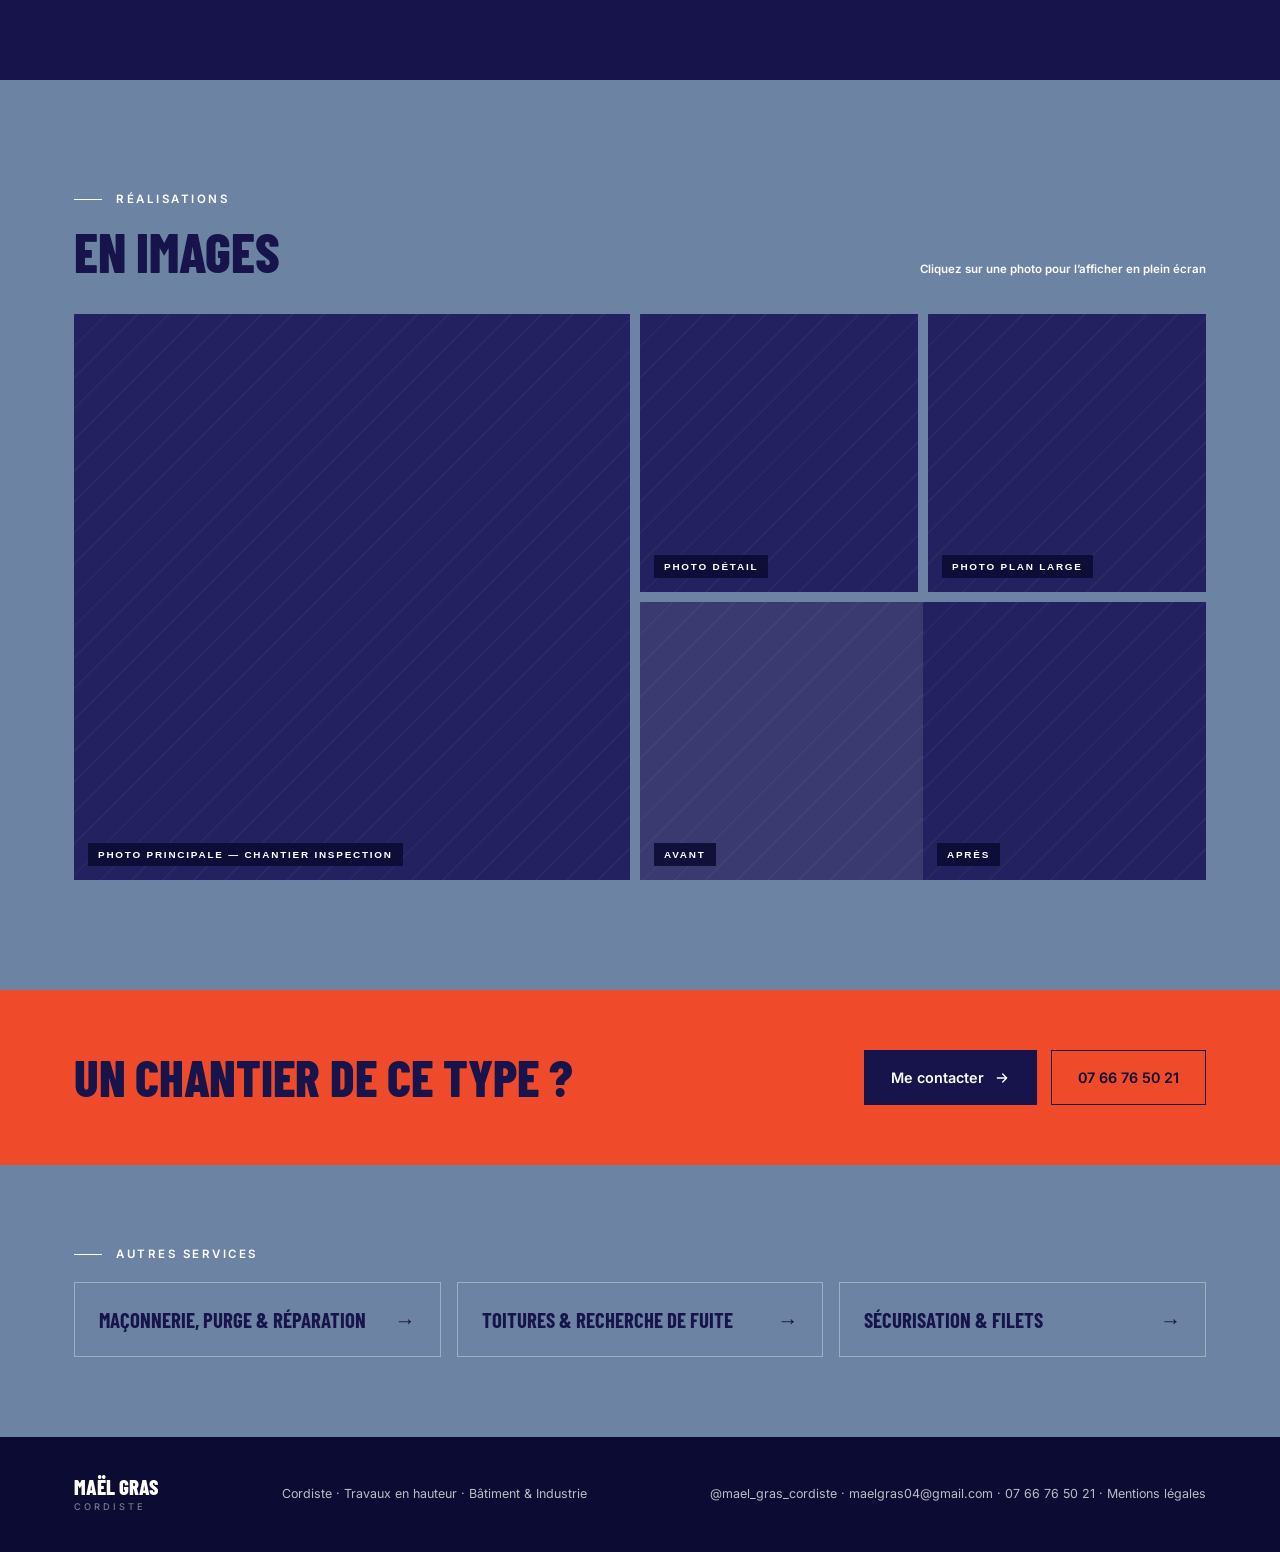
<file: inspection-maintenance.html>
<!doctype html>
<html lang="fr">
<head>
  <meta charset="utf-8">
  <meta name="viewport" content="width=device-width, initial-scale=1">
  <title>Inspection & maintenance — Maël Gras, cordiste</title>
  <meta name="description" content="Diagnostic de façade, inspection de toitures et d’ouvrages, rapport photo détaillé et maintenance industrielle sur cordes.">
  <meta name="theme-color" content="#16144a">
  <link rel="icon" href="data:image/svg+xml,%3Csvg xmlns='http://www.w3.org/2000/svg' viewBox='0 0 64 64'%3E%3Crect width='64' height='64' fill='%2316144a'/%3E%3Ctext x='32' y='43' font-family='Arial' font-weight='700' font-size='28' fill='%23ef4b2a' text-anchor='middle'%3EMG%3C/text%3E%3C/svg%3E">
  <link rel="preconnect" href="https://fonts.googleapis.com">
  <link rel="preconnect" href="https://fonts.gstatic.com" crossorigin>
  <link href="https://fonts.googleapis.com/css2?family=Barlow+Condensed:wght@700;800&amp;family=Inter:wght@400;500;600;700&amp;display=swap" rel="stylesheet">
  <link rel="stylesheet" href="assets/css/style.css">
</head>
<body>

<header class="site-header">
  <div class="wrap">
    <a class="brand" href="index.html" aria-label="Maël Gras, cordiste — accueil">
      <span class="brand-mark">MG</span>
      <span class="brand-name">Maël Gras<small>CORDISTE</small></span>
    </a>
    <button class="menu-toggle" type="button" aria-label="Ouvrir le menu" aria-expanded="false" aria-controls="main-nav"><svg viewBox="0 0 24 24" fill="none" stroke="currentColor" stroke-width="2" stroke-linecap="round" aria-hidden="true"><path d="M4 7h16M4 12h16M4 17h16"/></svg></button>
    <nav class="main-nav" id="main-nav" aria-label="Navigation principale">
      <a class="nav-link" href="index.html">Accueil</a>
      <a class="nav-link" href="index.html#services" aria-current="page">Mes services</a>
      <a class="nav-link" href="contact.html">Contact</a>
      <a class="icon-btn" href="https://www.instagram.com/mael_gras_cordiste/" target="_blank" rel="noopener" aria-label="Instagram @mael_gras_cordiste"><svg viewBox="0 0 24 24" fill="none" stroke="currentColor" stroke-width="1.8" stroke-linecap="round" stroke-linejoin="round" aria-hidden="true"><rect x="3" y="3" width="18" height="18" rx="5"/><circle cx="12" cy="12" r="4"/><circle cx="17.5" cy="6.5" r=".6" fill="currentColor"/></svg></a>
      <a class="btn btn-primary" href="contact.html">Me contacter</a>
    </nav>
  </div>
</header>

<main>
  <div class="wrap">
    <nav class="breadcrumb" aria-label="Fil d’Ariane">
      <a href="index.html">Accueil</a> / <a href="index.html#services">Mes services</a> / <strong>Inspection &amp; maintenance</strong>
    </nav>
  </div>

  <section class="service-hero">
    <div class="wrap">
      <div>
        <p class="kicker">SERVICE 04 / 04</p>
        <h1>Inspection &amp;<br>maintenance</h1>
        <p class="lead">Diagnostic visuel au plus près de l’ouvrage, rapport photo détaillé, et petites réparations dans la foulée.</p>
        <div class="btn-row">
          <a class="btn btn-primary" href="contact.html">Me contacter <svg viewBox="0 0 24 24" fill="none" stroke="currentColor" stroke-width="2" stroke-linecap="round" stroke-linejoin="round" aria-hidden="true"><path d="M5 12h14M13 6l6 6-6 6"/></svg></a>
          <a class="btn btn-outline" href="#realisations">Voir les réalisations</a>
        </div>
      </div>
      <div class="media sunset"><span class="tag">Photo — inspection de toiture / ouvrage</span></div>
    </div>
  </section>

  <section class="section tight bg-beige">
    <div class="wrap">
      <p class="eyebrow">Interventions</p>
      <h2 style="margin-bottom:40px">Ce que je prends en charge</h2>
      <ul class="checklist">
        <li><span class="check"><svg viewBox="0 0 24 24" fill="none" stroke="currentColor" stroke-width="3.2" stroke-linecap="round" stroke-linejoin="round" aria-hidden="true"><path d="m5 12.5 4.5 4.5L19 7.5"/></svg></span>Diagnostic de façade</li>
        <li><span class="check"><svg viewBox="0 0 24 24" fill="none" stroke="currentColor" stroke-width="3.2" stroke-linecap="round" stroke-linejoin="round" aria-hidden="true"><path d="m5 12.5 4.5 4.5L19 7.5"/></svg></span>Inspection de toitures</li>
        <li><span class="check"><svg viewBox="0 0 24 24" fill="none" stroke="currentColor" stroke-width="3.2" stroke-linecap="round" stroke-linejoin="round" aria-hidden="true"><path d="m5 12.5 4.5 4.5L19 7.5"/></svg></span>Ouvrages d’art &amp; pylônes</li>
        <li><span class="check"><svg viewBox="0 0 24 24" fill="none" stroke="currentColor" stroke-width="3.2" stroke-linecap="round" stroke-linejoin="round" aria-hidden="true"><path d="m5 12.5 4.5 4.5L19 7.5"/></svg></span>Rapport photo détaillé</li>
        <li><span class="check"><svg viewBox="0 0 24 24" fill="none" stroke="currentColor" stroke-width="3.2" stroke-linecap="round" stroke-linejoin="round" aria-hidden="true"><path d="m5 12.5 4.5 4.5L19 7.5"/></svg></span>Maintenance industrielle</li>
        <li><span class="check"><svg viewBox="0 0 24 24" fill="none" stroke="currentColor" stroke-width="3.2" stroke-linecap="round" stroke-linejoin="round" aria-hidden="true"><path d="m5 12.5 4.5 4.5L19 7.5"/></svg></span>Petites réparations</li>
      </ul>
    </div>
  </section>

  <section class="section tight bg-navy on-dark">
    <div class="wrap">
      <p class="eyebrow">Déroulé</p>
      <h2 style="margin-bottom:46px">Comment ça se passe</h2>
      <ol class="steps">
        <li>
          <span class="num">01</span>
          <h3>Prise de contact</h3>
          <p>Par téléphone, email ou Instagram, avec quelques photos du chantier.</p>
        </li>
        <li>
          <span class="num">02</span>
          <h3>Visite &amp; devis</h3>
          <p>Repérage des accès et des points d’ancrage, devis détaillé.</p>
        </li>
        <li>
          <span class="num">03</span>
          <h3>Intervention</h3>
          <p>Chantier balisé, travail sur cordes, zone sécurisée.</p>
        </li>
        <li>
          <span class="num">04</span>
          <h3>Rapport photo</h3>
          <p>Avant / après en images, remis à la fin du chantier.</p>
        </li>
      </ol>
    </div>
  </section>

  <section class="section" id="realisations">
    <div class="wrap">
      <div class="section-head" style="margin-bottom:36px">
        <div>
          <p class="eyebrow">Réalisations</p>
          <h2>En images</h2>
        </div>
        <span class="note">Cliquez sur une photo pour l’afficher en plein écran</span>
      </div>
      <div class="gallery">
        <button class="media main" type="button" data-lightbox aria-label="Agrandir : Photo principale — chantier inspection"><span class="tag">Photo principale — chantier inspection</span></button>
        <button class="media" type="button" data-lightbox aria-label="Agrandir : Photo détail"><span class="tag">Photo détail</span></button>
        <button class="media" type="button" data-lightbox aria-label="Agrandir : Photo plan large"><span class="tag">Photo plan large</span></button>
        <div class="before-after">
          <button class="media before" type="button" data-lightbox aria-label="Agrandir : Avant"><span class="tag">Avant</span></button>
          <button class="media after" type="button" data-lightbox aria-label="Agrandir : Après"><span class="tag">Après</span></button>
        </div>
      </div>
    </div>
  </section>

  <section class="cta-band bg-orange">
    <div class="wrap">
      <h2>Un chantier de ce type ?</h2>
      <div class="btn-row">
        <a class="btn btn-navy" href="contact.html">Me contacter <svg viewBox="0 0 24 24" fill="none" stroke="currentColor" stroke-width="2" stroke-linecap="round" stroke-linejoin="round" aria-hidden="true"><path d="M5 12h14M13 6l6 6-6 6"/></svg></a>
        <a class="btn btn-outline" href="tel:+33766765021">07 66 76 50 21</a>
      </div>
    </div>
  </section>

  <section class="section tight">
    <div class="wrap">
      <p class="eyebrow">Autres services</p>
      <div class="other-services">
        <a href="maconnerie-purge-reparation.html">Maçonnerie, purge &amp; réparation <span aria-hidden="true">→</span></a>
        <a href="toitures-recherche-de-fuite.html">Toitures &amp; recherche de fuite <span aria-hidden="true">→</span></a>
        <a href="securisation-filets.html">Sécurisation &amp; filets <span aria-hidden="true">→</span></a>
      </div>
    </div>
  </section>
</main>

<footer class="site-footer">
  <div class="wrap">
    <a class="brand-name" href="index.html" style="text-decoration:none">Maël Gras<small>CORDISTE</small></a>
    <span>Cordiste · Travaux en hauteur · Bâtiment &amp; Industrie</span>
    <span>
      <a href="https://www.instagram.com/mael_gras_cordiste/" target="_blank" rel="noopener">@mael_gras_cordiste</a> ·
      <a href="mailto:maelgras04@gmail.com">maelgras04@gmail.com</a> ·
      <a href="tel:+33766765021">07 66 76 50 21</a> ·
      <a href="mentions-legales.html">Mentions légales</a>
    </span>
  </div>
</footer>

<div class="lightbox" role="dialog" aria-modal="true" aria-label="Photo en plein écran">
  <button class="lightbox-close" type="button" aria-label="Fermer">×</button>
  <div class="lightbox-stage"></div>
</div>
<script src="assets/js/main.js"></script>
</body>
</html>
</file>
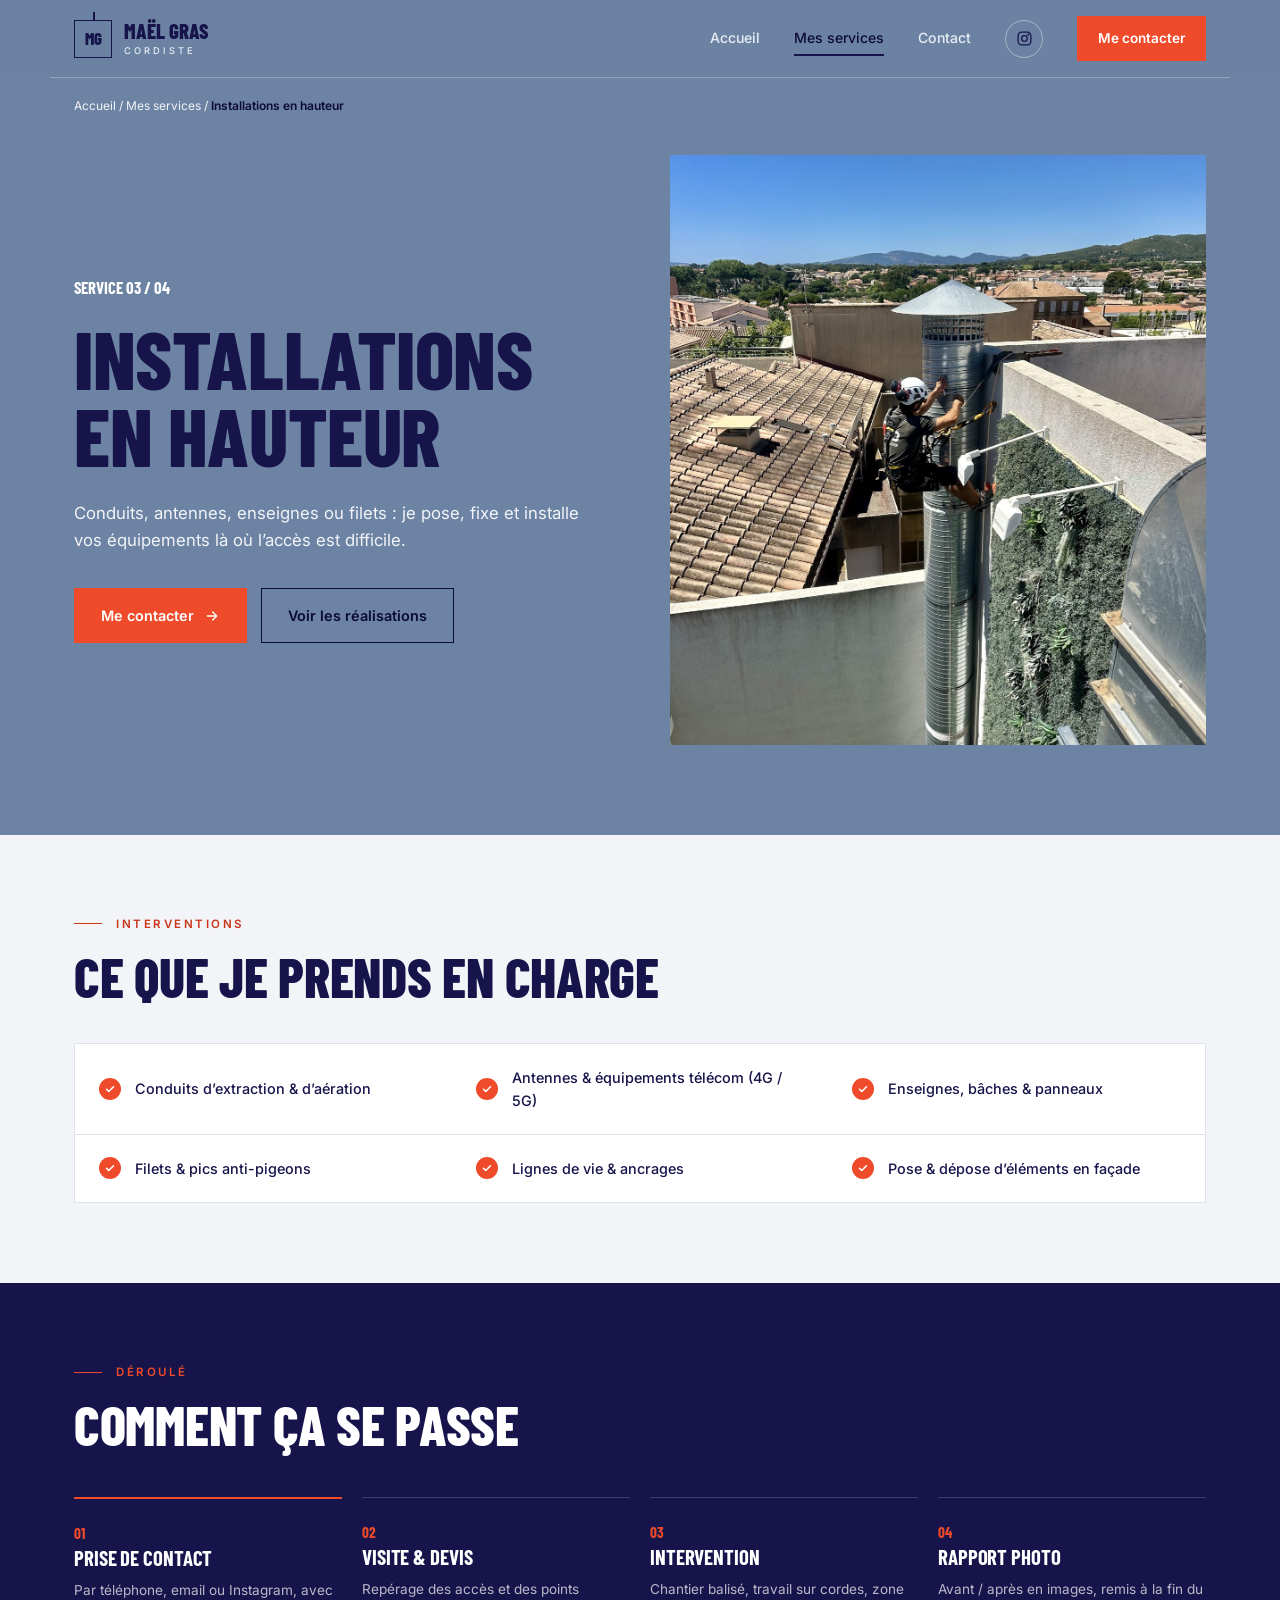
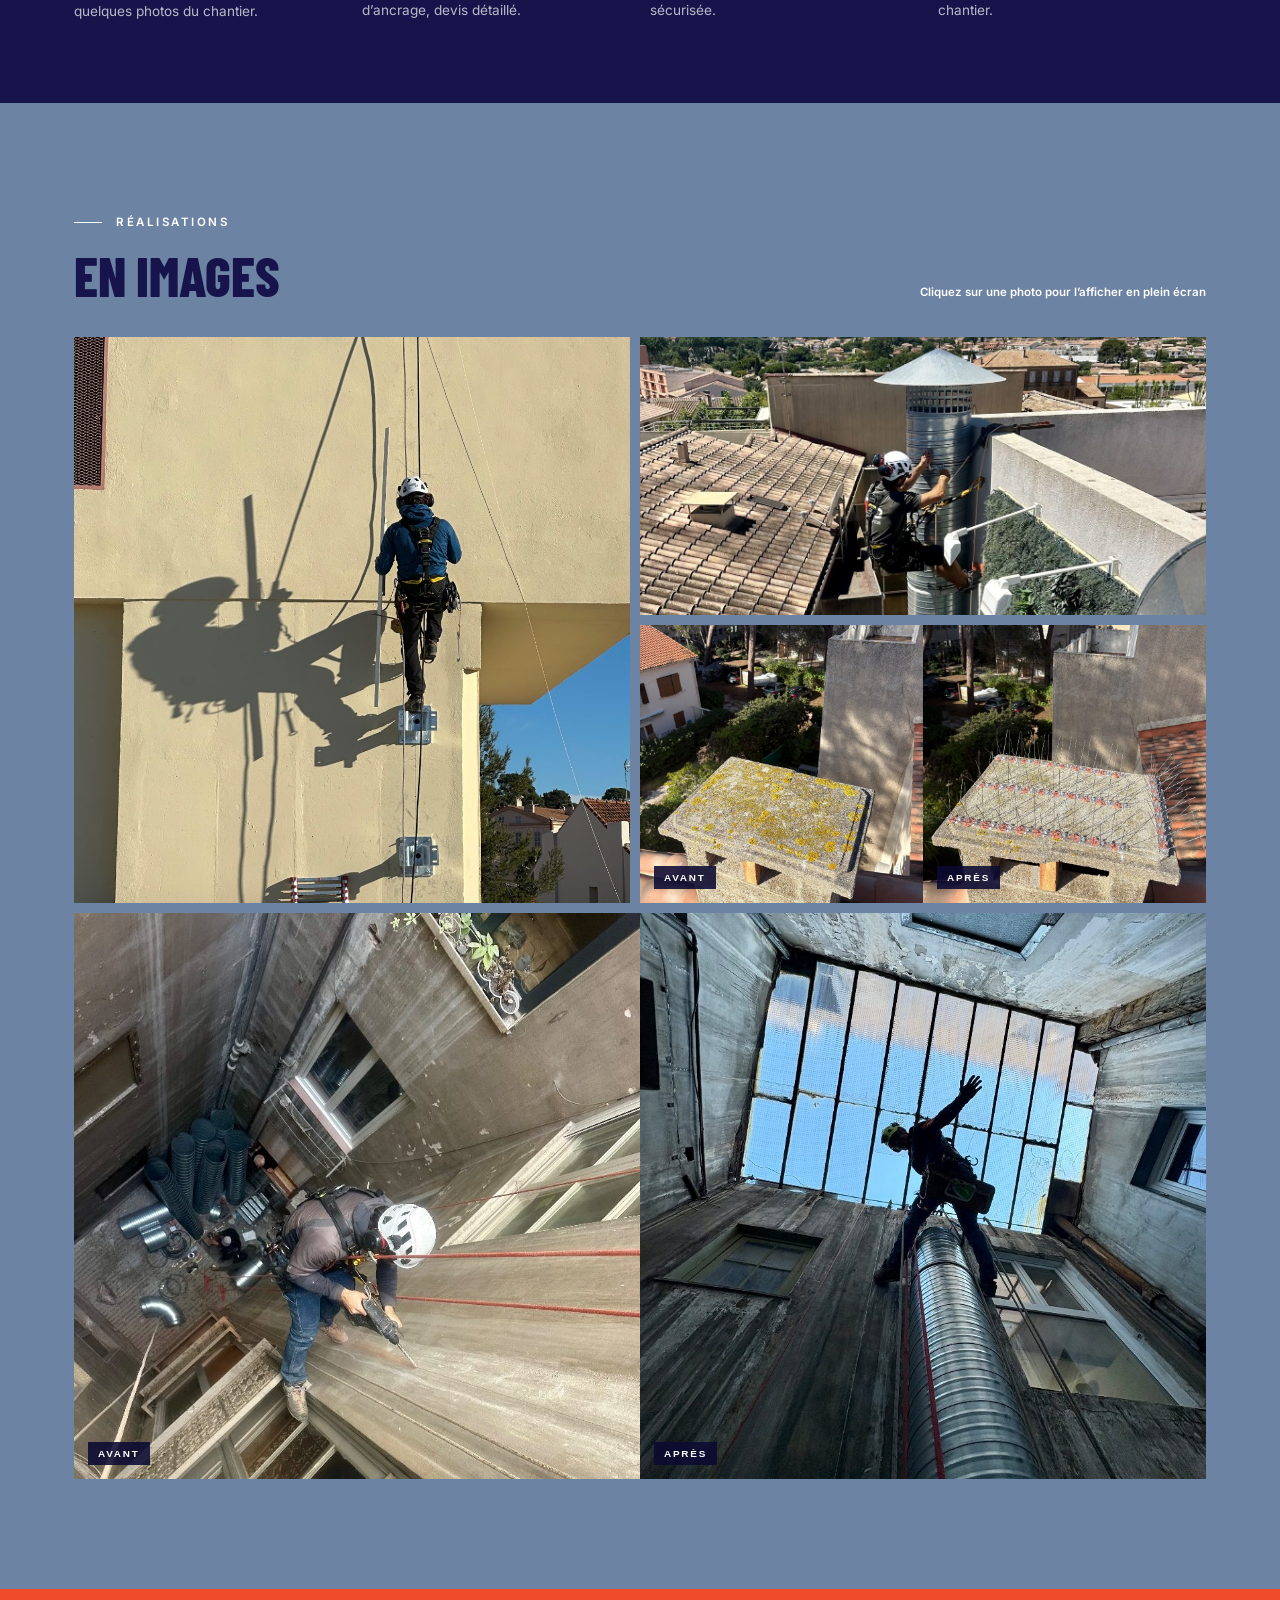
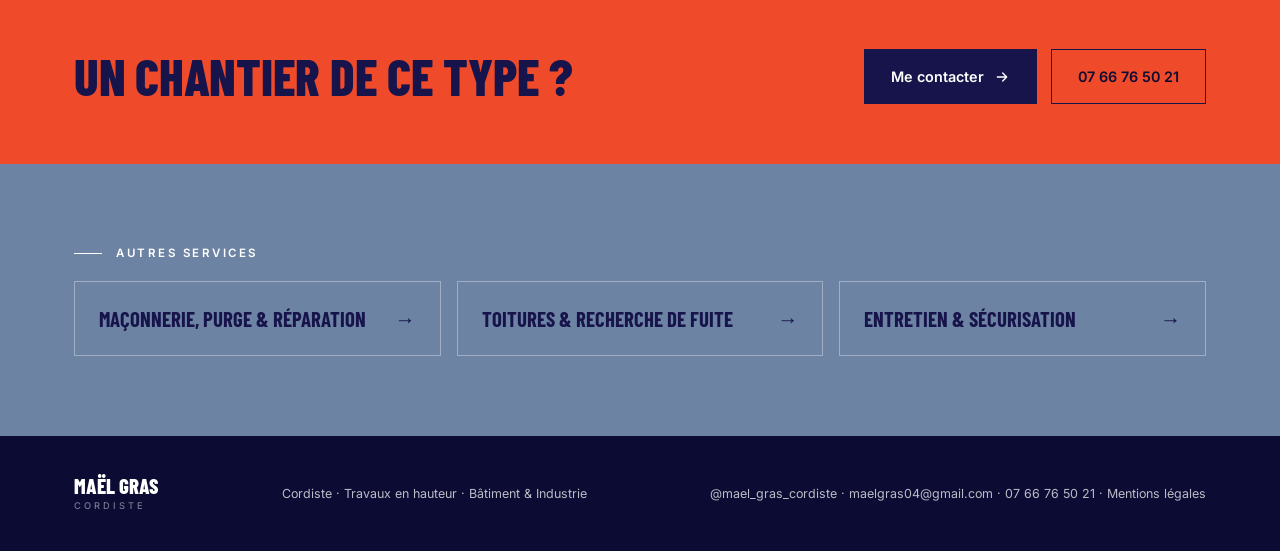
<file: installations-en-hauteur.html>
<!doctype html>
<html lang="fr">
<head>
  <meta charset="utf-8">
  <meta name="viewport" content="width=device-width, initial-scale=1">
  <title>Installations en hauteur — Maël Gras, cordiste</title>
  <meta name="description" content="Installations en hauteur sur cordes : conduits d’extraction et d’aération, antennes télécom 4G / 5G, enseignes et bâches, filets anti-pigeons, lignes de vie.">
  <meta name="theme-color" content="#16144a">
  <link rel="icon" href="data:image/svg+xml,%3Csvg xmlns='http://www.w3.org/2000/svg' viewBox='0 0 64 64'%3E%3Crect width='64' height='64' fill='%2316144a'/%3E%3Ctext x='32' y='43' font-family='Arial' font-weight='700' font-size='28' fill='%23ef4b2a' text-anchor='middle'%3EMG%3C/text%3E%3C/svg%3E">
  <link rel="preconnect" href="https://fonts.googleapis.com">
  <link rel="preconnect" href="https://fonts.gstatic.com" crossorigin>
  <link href="https://fonts.googleapis.com/css2?family=Barlow+Condensed:wght@700;800&amp;family=Inter:wght@400;500;600;700&amp;display=swap" rel="stylesheet">
  <link rel="stylesheet" href="assets/css/style.css">
</head>
<body>

<header class="site-header">
  <div class="wrap">
    <a class="brand" href="index.html" aria-label="Maël Gras, cordiste — accueil">
      <span class="brand-mark">MG</span>
      <span class="brand-name">Maël Gras<small>CORDISTE</small></span>
    </a>
    <button class="menu-toggle" type="button" aria-label="Ouvrir le menu" aria-expanded="false" aria-controls="main-nav"><svg viewBox="0 0 24 24" fill="none" stroke="currentColor" stroke-width="2" stroke-linecap="round" aria-hidden="true"><path d="M4 7h16M4 12h16M4 17h16"/></svg></button>
    <nav class="main-nav" id="main-nav" aria-label="Navigation principale">
      <a class="nav-link" href="index.html">Accueil</a>
      <a class="nav-link" href="index.html#services" aria-current="page">Mes services</a>
      <a class="nav-link" href="contact.html">Contact</a>
      <a class="icon-btn" href="https://www.instagram.com/mael_gras_cordiste/" target="_blank" rel="noopener" aria-label="Instagram @mael_gras_cordiste"><svg viewBox="0 0 24 24" fill="none" stroke="currentColor" stroke-width="1.8" stroke-linecap="round" stroke-linejoin="round" aria-hidden="true"><rect x="3" y="3" width="18" height="18" rx="5"/><circle cx="12" cy="12" r="4"/><circle cx="17.5" cy="6.5" r=".6" fill="currentColor"/></svg></a>
      <a class="btn btn-primary" href="contact.html">Me contacter</a>
    </nav>
  </div>
</header>

<main>
  <div class="wrap">
    <nav class="breadcrumb" aria-label="Fil d’Ariane">
      <a href="index.html">Accueil</a> / <a href="index.html#services">Mes services</a> / <strong>Installations en hauteur</strong>
    </nav>
  </div>

  <section class="service-hero">
    <div class="wrap">
      <div>
        <p class="kicker">SERVICE 03 / 04</p>
        <h1>Installations<br>en hauteur</h1>
        <p class="lead">Conduits, antennes, enseignes ou filets : je pose, fixe et installe vos équipements là où l’accès est difficile.</p>
        <div class="btn-row">
          <a class="btn btn-primary" href="contact.html">Me contacter <svg viewBox="0 0 24 24" fill="none" stroke="currentColor" stroke-width="2" stroke-linecap="round" stroke-linejoin="round" aria-hidden="true"><path d="M5 12h14M13 6l6 6-6 6"/></svg></a>
          <a class="btn btn-outline" href="#realisations">Voir les réalisations</a>
        </div>
      </div>
      <div class="media"><img src="assets/img/installation-conduit-aeration.jpg" width="1200" height="1600" alt="Maël Gras, cordiste, installant un conduit d’aération en aluminium au-dessus des toits" style="object-position: 48% 35%" fetchpriority="high"></div>
    </div>
  </section>

  <section class="section tight bg-beige">
    <div class="wrap">
      <p class="eyebrow">Interventions</p>
      <h2 style="margin-bottom:40px">Ce que je prends en charge</h2>
      <ul class="checklist">
        <li><span class="check"><svg viewBox="0 0 24 24" fill="none" stroke="currentColor" stroke-width="3.2" stroke-linecap="round" stroke-linejoin="round" aria-hidden="true"><path d="m5 12.5 4.5 4.5L19 7.5"/></svg></span>Conduits d’extraction &amp; d’aération</li>
        <li><span class="check"><svg viewBox="0 0 24 24" fill="none" stroke="currentColor" stroke-width="3.2" stroke-linecap="round" stroke-linejoin="round" aria-hidden="true"><path d="m5 12.5 4.5 4.5L19 7.5"/></svg></span>Antennes &amp; équipements télécom (4G / 5G)</li>
        <li><span class="check"><svg viewBox="0 0 24 24" fill="none" stroke="currentColor" stroke-width="3.2" stroke-linecap="round" stroke-linejoin="round" aria-hidden="true"><path d="m5 12.5 4.5 4.5L19 7.5"/></svg></span>Enseignes, bâches &amp; panneaux</li>
        <li><span class="check"><svg viewBox="0 0 24 24" fill="none" stroke="currentColor" stroke-width="3.2" stroke-linecap="round" stroke-linejoin="round" aria-hidden="true"><path d="m5 12.5 4.5 4.5L19 7.5"/></svg></span>Filets &amp; pics anti-pigeons</li>
        <li><span class="check"><svg viewBox="0 0 24 24" fill="none" stroke="currentColor" stroke-width="3.2" stroke-linecap="round" stroke-linejoin="round" aria-hidden="true"><path d="m5 12.5 4.5 4.5L19 7.5"/></svg></span>Lignes de vie &amp; ancrages</li>
        <li><span class="check"><svg viewBox="0 0 24 24" fill="none" stroke="currentColor" stroke-width="3.2" stroke-linecap="round" stroke-linejoin="round" aria-hidden="true"><path d="m5 12.5 4.5 4.5L19 7.5"/></svg></span>Pose &amp; dépose d’éléments en façade</li>
      </ul>
    </div>
  </section>

  <section class="section tight bg-navy on-dark">
    <div class="wrap">
      <p class="eyebrow">Déroulé</p>
      <h2 style="margin-bottom:46px">Comment ça se passe</h2>
      <ol class="steps">
        <li>
          <span class="num">01</span>
          <h3>Prise de contact</h3>
          <p>Par téléphone, email ou Instagram, avec quelques photos du chantier.</p>
        </li>
        <li>
          <span class="num">02</span>
          <h3>Visite &amp; devis</h3>
          <p>Repérage des accès et des points d’ancrage, devis détaillé.</p>
        </li>
        <li>
          <span class="num">03</span>
          <h3>Intervention</h3>
          <p>Chantier balisé, travail sur cordes, zone sécurisée.</p>
        </li>
        <li>
          <span class="num">04</span>
          <h3>Rapport photo</h3>
          <p>Avant / après en images, remis à la fin du chantier.</p>
        </li>
      </ol>
    </div>
  </section>

  <section class="section" id="realisations">
    <div class="wrap">
      <div class="section-head" style="margin-bottom:36px">
        <div>
          <p class="eyebrow">Réalisations</p>
          <h2>En images</h2>
        </div>
        <span class="note">Cliquez sur une photo pour l’afficher en plein écran</span>
      </div>
      <div class="gallery">
        <button class="media main" type="button" data-lightbox aria-label="Agrandir : pose d’éléments en façade"><img src="assets/img/installation-pose-facade.jpg" width="1050" height="1400" alt="Maël Gras sur cordes posant des éléments sur une façade ensoleillée" loading="lazy"></button>
        <button class="media wide" type="button" data-lightbox aria-label="Agrandir : conduit d’aération sur un toit"><img src="assets/img/installation-conduit-aeration.jpg" width="1200" height="1600" alt="Maël Gras installant un conduit d’aération en aluminium au-dessus des toits" loading="lazy" style="object-position: 48% 35%"></button>
        <div class="before-after">
          <button class="media before" type="button" data-lightbox aria-label="Agrandir : cheminée avant la pose des pics anti-pigeons"><img src="assets/img/anti-pigeons-cheminee-avant.jpg" width="844" height="1125" alt="Chapeau de cheminée avant la pose des pics anti-pigeons" loading="lazy"><span class="tag">Avant</span></button>
          <button class="media after" type="button" data-lightbox aria-label="Agrandir : cheminée après la pose des pics anti-pigeons"><img src="assets/img/anti-pigeons-cheminee-apres.jpg" width="844" height="1125" alt="Chapeau de cheminée équipé de pics anti-pigeons" loading="lazy"><span class="tag">Après</span></button>
        </div>
      </div>
      <div class="gallery gallery-pair">
        <div class="before-after">
          <button class="media before" type="button" data-lightbox aria-label="Agrandir : puits de lumière avant la pose du conduit"><img src="assets/img/conduit-puits-de-lumiere-avant.jpg" width="844" height="780" alt="Puits de lumière pendant le perçage, conduits encore au sol" loading="lazy"><span class="tag">Avant</span></button>
          <button class="media after" type="button" data-lightbox aria-label="Agrandir : conduit d’aération posé dans le puits de lumière"><img src="assets/img/installation-conduit-puits-de-lumiere.jpg" width="844" height="1125" alt="Conduit d’aération posé dans le puits de lumière" loading="lazy"><span class="tag">Après</span></button>
        </div>
      </div>
    </div>
  </section>

  <section class="cta-band bg-orange">
    <div class="wrap">
      <h2>Un chantier de ce type ?</h2>
      <div class="btn-row">
        <a class="btn btn-navy" href="contact.html">Me contacter <svg viewBox="0 0 24 24" fill="none" stroke="currentColor" stroke-width="2" stroke-linecap="round" stroke-linejoin="round" aria-hidden="true"><path d="M5 12h14M13 6l6 6-6 6"/></svg></a>
        <a class="btn btn-outline" href="tel:+33766765021">07 66 76 50 21</a>
      </div>
    </div>
  </section>

  <section class="section tight">
    <div class="wrap">
      <p class="eyebrow">Autres services</p>
      <div class="other-services">
        <a href="maconnerie-purge-reparation.html">Maçonnerie, purge &amp; réparation <span aria-hidden="true">→</span></a>
        <a href="toitures-recherche-de-fuite.html">Toitures &amp; recherche de fuite <span aria-hidden="true">→</span></a>
        <a href="entretien-securisation.html">Entretien &amp; sécurisation <span aria-hidden="true">→</span></a>
      </div>
    </div>
  </section>
</main>

<footer class="site-footer">
  <div class="wrap">
    <a class="brand-name" href="index.html" style="text-decoration:none">Maël Gras<small>CORDISTE</small></a>
    <span>Cordiste · Travaux en hauteur · Bâtiment &amp; Industrie</span>
    <span>
      <a href="https://www.instagram.com/mael_gras_cordiste/" target="_blank" rel="noopener">@mael_gras_cordiste</a> ·
      <a href="mailto:maelgras04@gmail.com">maelgras04@gmail.com</a> ·
      <a href="tel:+33766765021">07 66 76 50 21</a> ·
      <a href="mentions-legales.html">Mentions légales</a>
    </span>
  </div>
</footer>

<div class="lightbox" role="dialog" aria-modal="true" aria-label="Photo en plein écran">
  <button class="lightbox-close" type="button" aria-label="Fermer">×</button>
  <div class="lightbox-stage"></div>
</div>
<script src="assets/js/main.js"></script>
</body>
</html>
</file>
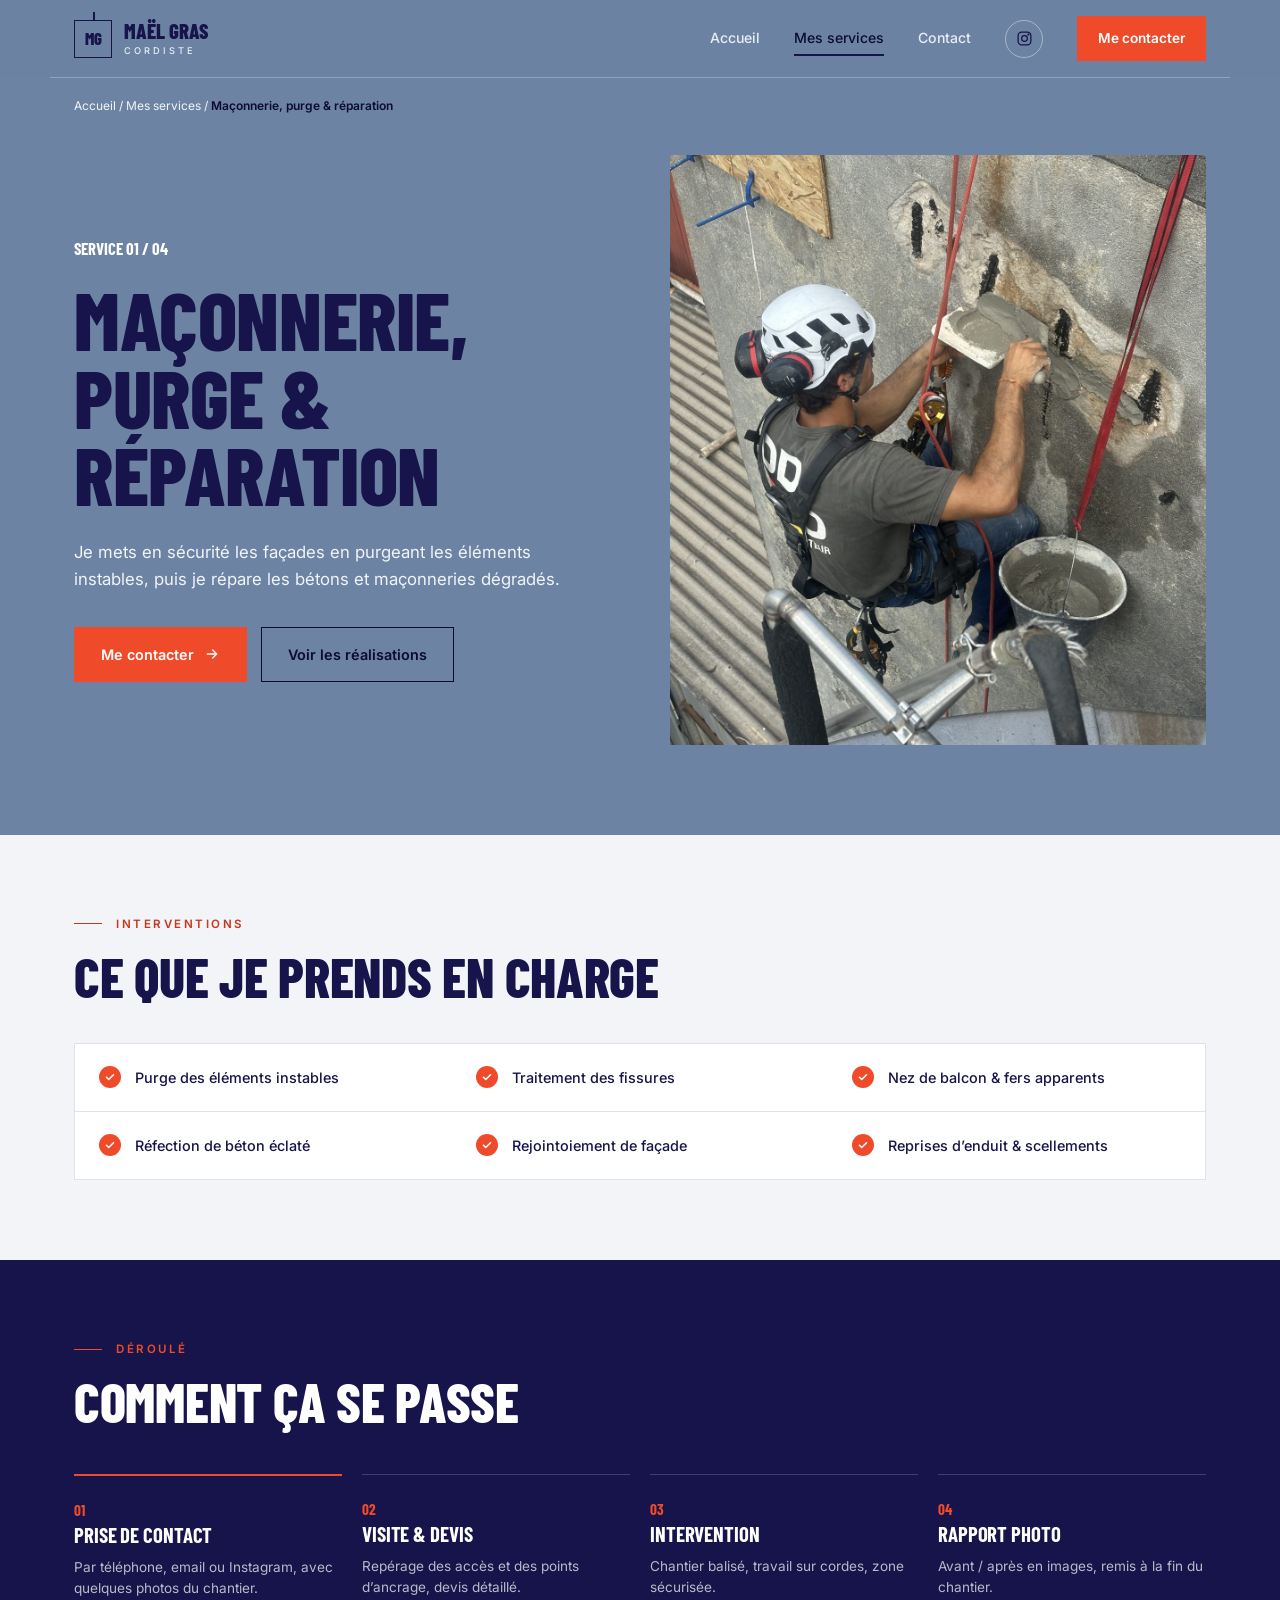
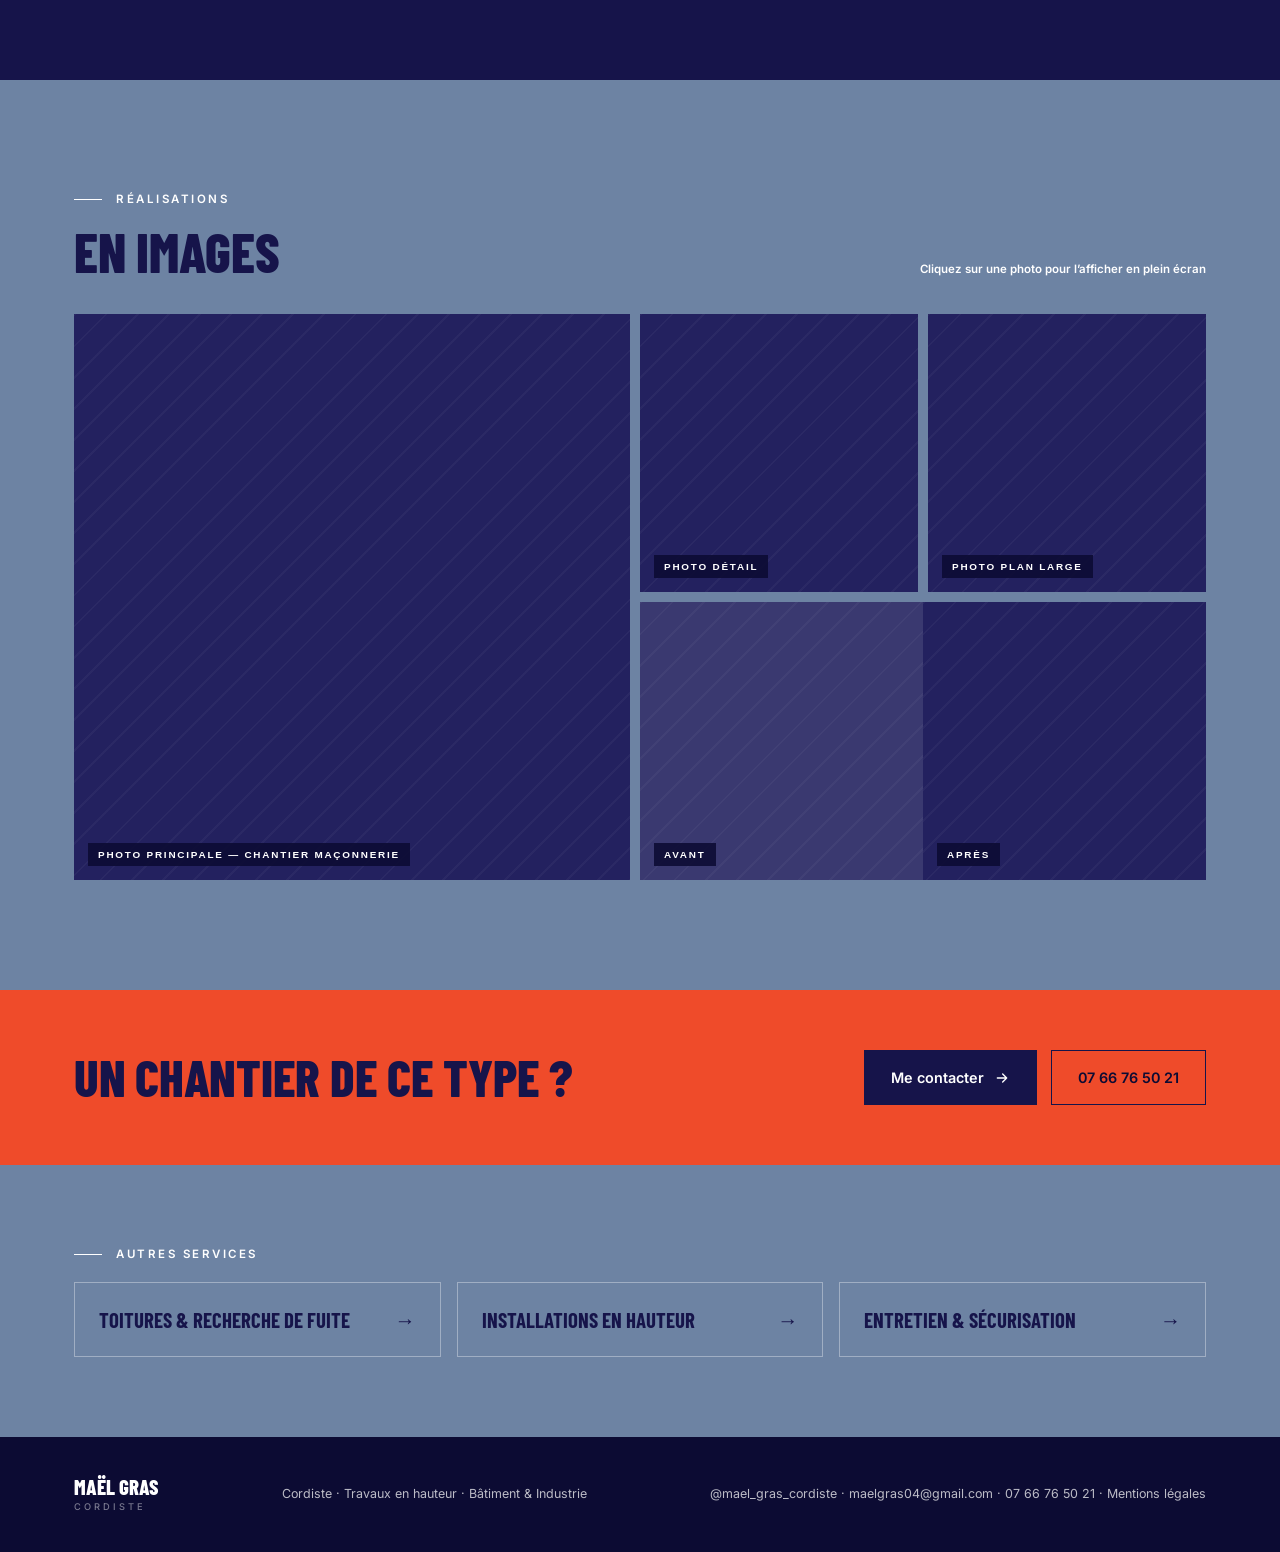
<file: maconnerie-purge-reparation.html>
<!doctype html>
<html lang="fr">
<head>
  <meta charset="utf-8">
  <meta name="viewport" content="width=device-width, initial-scale=1">
  <title>Maçonnerie, purge & réparation — Maël Gras, cordiste</title>
  <meta name="description" content="Maçonnerie sur cordes : purge des éléments instables, traitement des fissures, nez de balcon et fers apparents, rejointoiement, sans échafaudage.">
  <meta name="theme-color" content="#16144a">
  <link rel="icon" href="data:image/svg+xml,%3Csvg xmlns='http://www.w3.org/2000/svg' viewBox='0 0 64 64'%3E%3Crect width='64' height='64' fill='%2316144a'/%3E%3Ctext x='32' y='43' font-family='Arial' font-weight='700' font-size='28' fill='%23ef4b2a' text-anchor='middle'%3EMG%3C/text%3E%3C/svg%3E">
  <link rel="preconnect" href="https://fonts.googleapis.com">
  <link rel="preconnect" href="https://fonts.gstatic.com" crossorigin>
  <link href="https://fonts.googleapis.com/css2?family=Barlow+Condensed:wght@700;800&amp;family=Inter:wght@400;500;600;700&amp;display=swap" rel="stylesheet">
  <link rel="stylesheet" href="assets/css/style.css">
</head>
<body>

<header class="site-header">
  <div class="wrap">
    <a class="brand" href="index.html" aria-label="Maël Gras, cordiste — accueil">
      <span class="brand-mark">MG</span>
      <span class="brand-name">Maël Gras<small>CORDISTE</small></span>
    </a>
    <button class="menu-toggle" type="button" aria-label="Ouvrir le menu" aria-expanded="false" aria-controls="main-nav"><svg viewBox="0 0 24 24" fill="none" stroke="currentColor" stroke-width="2" stroke-linecap="round" aria-hidden="true"><path d="M4 7h16M4 12h16M4 17h16"/></svg></button>
    <nav class="main-nav" id="main-nav" aria-label="Navigation principale">
      <a class="nav-link" href="index.html">Accueil</a>
      <a class="nav-link" href="index.html#services" aria-current="page">Mes services</a>
      <a class="nav-link" href="contact.html">Contact</a>
      <a class="icon-btn" href="https://www.instagram.com/mael_gras_cordiste/" target="_blank" rel="noopener" aria-label="Instagram @mael_gras_cordiste"><svg viewBox="0 0 24 24" fill="none" stroke="currentColor" stroke-width="1.8" stroke-linecap="round" stroke-linejoin="round" aria-hidden="true"><rect x="3" y="3" width="18" height="18" rx="5"/><circle cx="12" cy="12" r="4"/><circle cx="17.5" cy="6.5" r=".6" fill="currentColor"/></svg></a>
      <a class="btn btn-primary" href="contact.html">Me contacter</a>
    </nav>
  </div>
</header>

<main>
  <div class="wrap">
    <nav class="breadcrumb" aria-label="Fil d’Ariane">
      <a href="index.html">Accueil</a> / <a href="index.html#services">Mes services</a> / <strong>Maçonnerie, purge &amp; réparation</strong>
    </nav>
  </div>

  <section class="service-hero">
    <div class="wrap">
      <div>
        <p class="kicker">SERVICE 01 / 04</p>
        <h1>Maçonnerie,<br>purge &amp;<br>réparation</h1>
        <p class="lead">Je mets en sécurité les façades en purgeant les éléments instables, puis je répare les bétons et maçonneries dégradés.</p>
        <div class="btn-row">
          <a class="btn btn-primary" href="contact.html">Me contacter <svg viewBox="0 0 24 24" fill="none" stroke="currentColor" stroke-width="2" stroke-linecap="round" stroke-linejoin="round" aria-hidden="true"><path d="M5 12h14M13 6l6 6-6 6"/></svg></a>
          <a class="btn btn-outline" href="#realisations">Voir les réalisations</a>
        </div>
      </div>
      <div class="media"><img src="assets/img/maconnerie-reparation-facade.jpg" width="1200" height="1600" alt="Maël Gras, cordiste, en train de réparer une façade en béton sur cordes" fetchpriority="high"></div>
    </div>
  </section>

  <section class="section tight bg-beige">
    <div class="wrap">
      <p class="eyebrow">Interventions</p>
      <h2 style="margin-bottom:40px">Ce que je prends en charge</h2>
      <ul class="checklist">
        <li><span class="check"><svg viewBox="0 0 24 24" fill="none" stroke="currentColor" stroke-width="3.2" stroke-linecap="round" stroke-linejoin="round" aria-hidden="true"><path d="m5 12.5 4.5 4.5L19 7.5"/></svg></span>Purge des éléments instables</li>
        <li><span class="check"><svg viewBox="0 0 24 24" fill="none" stroke="currentColor" stroke-width="3.2" stroke-linecap="round" stroke-linejoin="round" aria-hidden="true"><path d="m5 12.5 4.5 4.5L19 7.5"/></svg></span>Traitement des fissures</li>
        <li><span class="check"><svg viewBox="0 0 24 24" fill="none" stroke="currentColor" stroke-width="3.2" stroke-linecap="round" stroke-linejoin="round" aria-hidden="true"><path d="m5 12.5 4.5 4.5L19 7.5"/></svg></span>Nez de balcon &amp; fers apparents</li>
        <li><span class="check"><svg viewBox="0 0 24 24" fill="none" stroke="currentColor" stroke-width="3.2" stroke-linecap="round" stroke-linejoin="round" aria-hidden="true"><path d="m5 12.5 4.5 4.5L19 7.5"/></svg></span>Réfection de béton éclaté</li>
        <li><span class="check"><svg viewBox="0 0 24 24" fill="none" stroke="currentColor" stroke-width="3.2" stroke-linecap="round" stroke-linejoin="round" aria-hidden="true"><path d="m5 12.5 4.5 4.5L19 7.5"/></svg></span>Rejointoiement de façade</li>
        <li><span class="check"><svg viewBox="0 0 24 24" fill="none" stroke="currentColor" stroke-width="3.2" stroke-linecap="round" stroke-linejoin="round" aria-hidden="true"><path d="m5 12.5 4.5 4.5L19 7.5"/></svg></span>Reprises d’enduit &amp; scellements</li>
      </ul>
    </div>
  </section>

  <section class="section tight bg-navy on-dark">
    <div class="wrap">
      <p class="eyebrow">Déroulé</p>
      <h2 style="margin-bottom:46px">Comment ça se passe</h2>
      <ol class="steps">
        <li>
          <span class="num">01</span>
          <h3>Prise de contact</h3>
          <p>Par téléphone, email ou Instagram, avec quelques photos du chantier.</p>
        </li>
        <li>
          <span class="num">02</span>
          <h3>Visite &amp; devis</h3>
          <p>Repérage des accès et des points d’ancrage, devis détaillé.</p>
        </li>
        <li>
          <span class="num">03</span>
          <h3>Intervention</h3>
          <p>Chantier balisé, travail sur cordes, zone sécurisée.</p>
        </li>
        <li>
          <span class="num">04</span>
          <h3>Rapport photo</h3>
          <p>Avant / après en images, remis à la fin du chantier.</p>
        </li>
      </ol>
    </div>
  </section>

  <section class="section" id="realisations">
    <div class="wrap">
      <div class="section-head" style="margin-bottom:36px">
        <div>
          <p class="eyebrow">Réalisations</p>
          <h2>En images</h2>
        </div>
        <span class="note">Cliquez sur une photo pour l’afficher en plein écran</span>
      </div>
      <div class="gallery">
        <button class="media main" type="button" data-lightbox aria-label="Agrandir : Photo principale — chantier maçonnerie"><span class="tag">Photo principale — chantier maçonnerie</span></button>
        <button class="media" type="button" data-lightbox aria-label="Agrandir : Photo détail"><span class="tag">Photo détail</span></button>
        <button class="media" type="button" data-lightbox aria-label="Agrandir : Photo plan large"><span class="tag">Photo plan large</span></button>
        <div class="before-after">
          <button class="media before" type="button" data-lightbox aria-label="Agrandir : Avant"><span class="tag">Avant</span></button>
          <button class="media after" type="button" data-lightbox aria-label="Agrandir : Après"><span class="tag">Après</span></button>
        </div>
      </div>
    </div>
  </section>

  <section class="cta-band bg-orange">
    <div class="wrap">
      <h2>Un chantier de ce type ?</h2>
      <div class="btn-row">
        <a class="btn btn-navy" href="contact.html">Me contacter <svg viewBox="0 0 24 24" fill="none" stroke="currentColor" stroke-width="2" stroke-linecap="round" stroke-linejoin="round" aria-hidden="true"><path d="M5 12h14M13 6l6 6-6 6"/></svg></a>
        <a class="btn btn-outline" href="tel:+33766765021">07 66 76 50 21</a>
      </div>
    </div>
  </section>

  <section class="section tight">
    <div class="wrap">
      <p class="eyebrow">Autres services</p>
      <div class="other-services">
        <a href="toitures-recherche-de-fuite.html">Toitures &amp; recherche de fuite <span aria-hidden="true">→</span></a>
        <a href="installations-en-hauteur.html">Installations en hauteur <span aria-hidden="true">→</span></a>
        <a href="entretien-securisation.html">Entretien &amp; sécurisation <span aria-hidden="true">→</span></a>
      </div>
    </div>
  </section>
</main>

<footer class="site-footer">
  <div class="wrap">
    <a class="brand-name" href="index.html" style="text-decoration:none">Maël Gras<small>CORDISTE</small></a>
    <span>Cordiste · Travaux en hauteur · Bâtiment &amp; Industrie</span>
    <span>
      <a href="https://www.instagram.com/mael_gras_cordiste/" target="_blank" rel="noopener">@mael_gras_cordiste</a> ·
      <a href="mailto:maelgras04@gmail.com">maelgras04@gmail.com</a> ·
      <a href="tel:+33766765021">07 66 76 50 21</a> ·
      <a href="mentions-legales.html">Mentions légales</a>
    </span>
  </div>
</footer>

<div class="lightbox" role="dialog" aria-modal="true" aria-label="Photo en plein écran">
  <button class="lightbox-close" type="button" aria-label="Fermer">×</button>
  <div class="lightbox-stage"></div>
</div>
<script src="assets/js/main.js"></script>
</body>
</html>
</file>
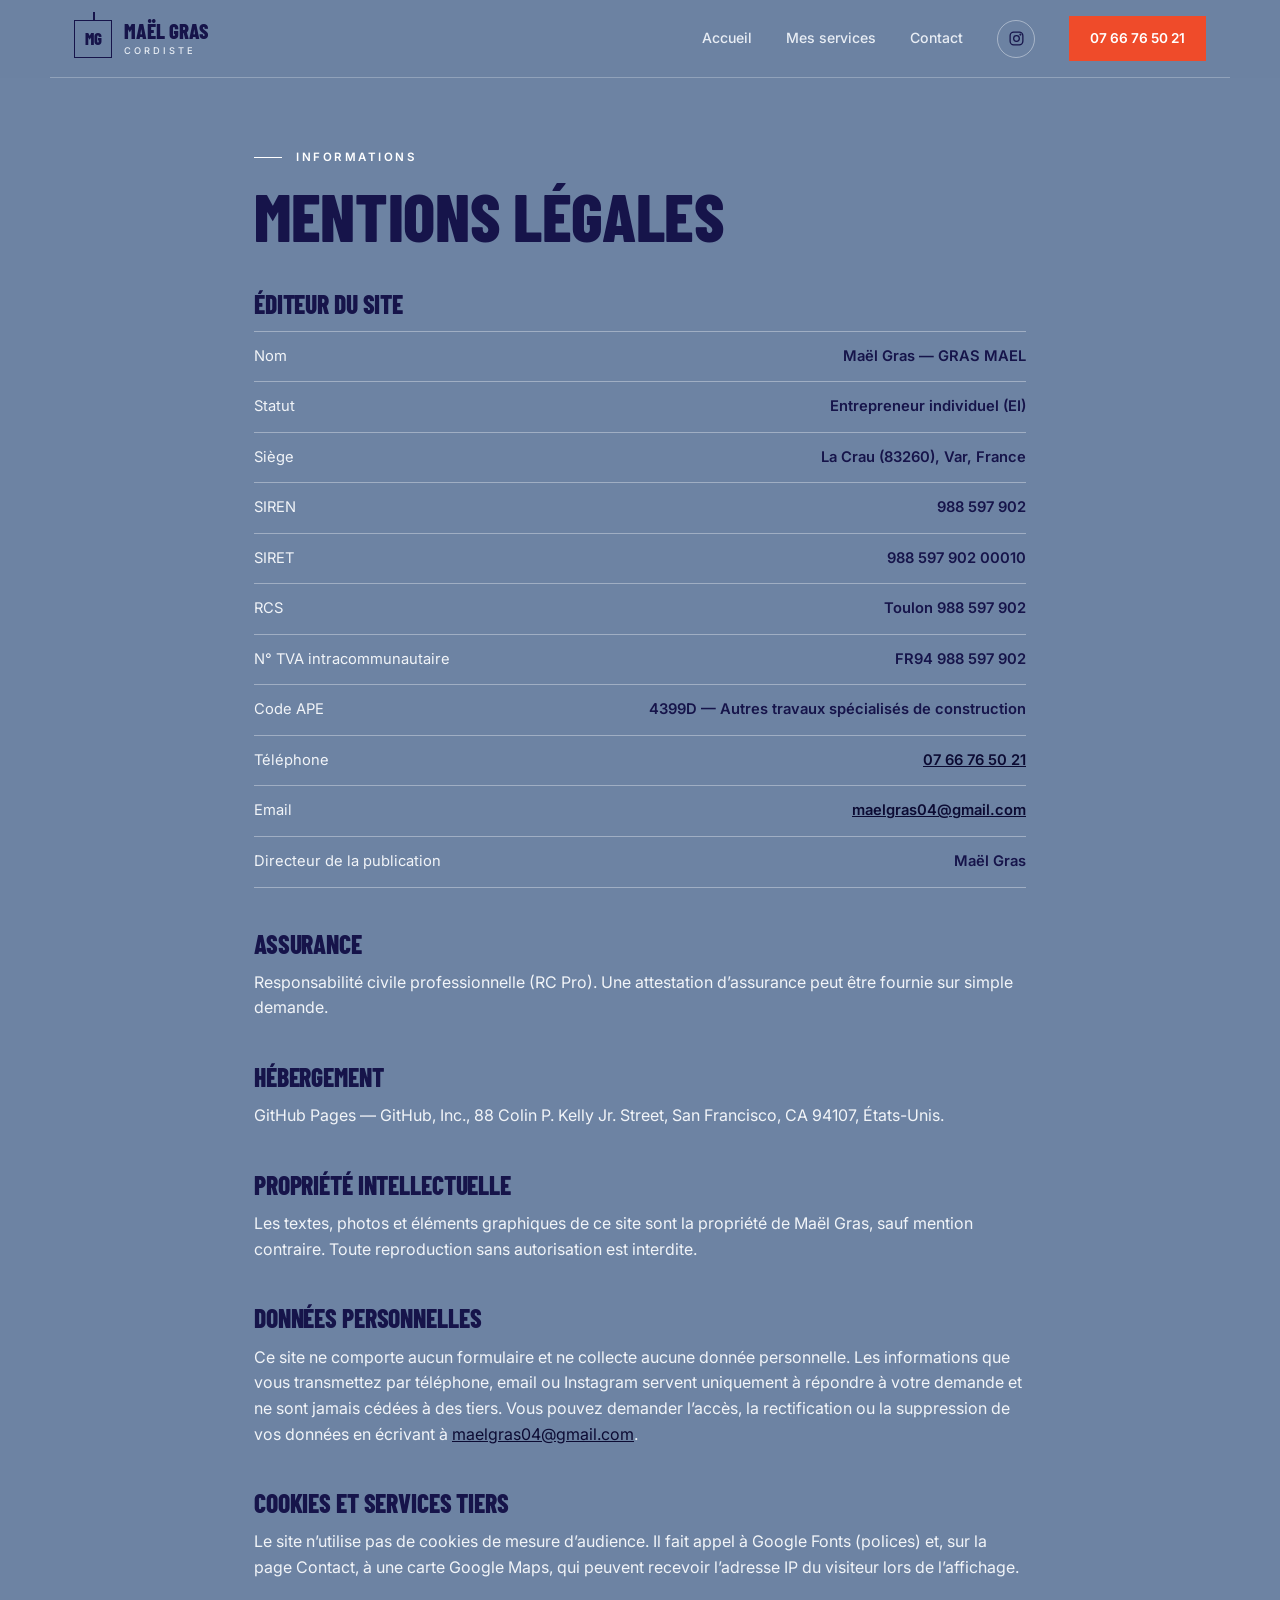
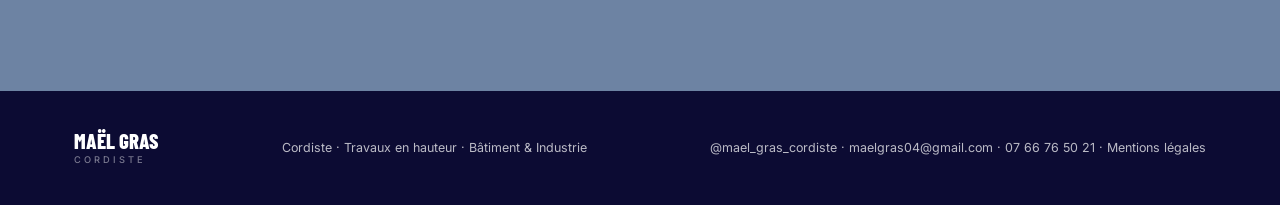
<file: mentions-legales.html>
<!doctype html>
<html lang="fr">
<head>
  <meta charset="utf-8">
  <meta name="viewport" content="width=device-width, initial-scale=1">
  <title>Mentions légales — Maël Gras, cordiste</title>
  <meta name="description" content="Mentions légales du site de Maël Gras, cordiste à La Crau (Var).">
  <meta name="robots" content="noindex">
  <meta name="theme-color" content="#16144a">
  <link rel="icon" href="data:image/svg+xml,%3Csvg xmlns='http://www.w3.org/2000/svg' viewBox='0 0 64 64'%3E%3Crect width='64' height='64' fill='%2316144a'/%3E%3Ctext x='32' y='43' font-family='Arial' font-weight='700' font-size='28' fill='%23ef4b2a' text-anchor='middle'%3EMG%3C/text%3E%3C/svg%3E">
  <link rel="preconnect" href="https://fonts.googleapis.com">
  <link rel="preconnect" href="https://fonts.gstatic.com" crossorigin>
  <link href="https://fonts.googleapis.com/css2?family=Barlow+Condensed:wght@700;800&amp;family=Inter:wght@400;500;600;700&amp;display=swap" rel="stylesheet">
  <link rel="stylesheet" href="assets/css/style.css">
</head>
<body>

<header class="site-header">
  <div class="wrap">
    <a class="brand" href="index.html" aria-label="Maël Gras, cordiste — accueil">
      <span class="brand-mark">MG</span>
      <span class="brand-name">Maël Gras<small>CORDISTE</small></span>
    </a>
    <button class="menu-toggle" type="button" aria-label="Ouvrir le menu" aria-expanded="false" aria-controls="main-nav"><svg viewBox="0 0 24 24" fill="none" stroke="currentColor" stroke-width="2" stroke-linecap="round" aria-hidden="true"><path d="M4 7h16M4 12h16M4 17h16"/></svg></button>
    <nav class="main-nav" id="main-nav" aria-label="Navigation principale">
      <a class="nav-link" href="index.html">Accueil</a>
      <a class="nav-link" href="index.html#services">Mes services</a>
      <a class="nav-link" href="contact.html">Contact</a>
      <a class="icon-btn" href="https://www.instagram.com/mael_gras_cordiste/" target="_blank" rel="noopener" aria-label="Instagram @mael_gras_cordiste"><svg viewBox="0 0 24 24" fill="none" stroke="currentColor" stroke-width="1.8" stroke-linecap="round" stroke-linejoin="round" aria-hidden="true"><rect x="3" y="3" width="18" height="18" rx="5"/><circle cx="12" cy="12" r="4"/><circle cx="17.5" cy="6.5" r=".6" fill="currentColor"/></svg></a>
      <a class="btn btn-primary" href="tel:+33766765021">07 66 76 50 21</a>
    </nav>
  </div>
</header>

<main>
  <section class="legal">
    <div class="wrap">
      <p class="eyebrow">Informations</p>
      <h1>Mentions légales</h1>

      <h2>Éditeur du site</h2>
      <dl>
        <div><dt>Nom</dt><dd>Maël Gras — GRAS MAEL</dd></div>
        <div><dt>Statut</dt><dd>Entrepreneur individuel (EI)</dd></div>
        <div><dt>Siège</dt><dd>La Crau (83260), Var, France</dd></div>
        <div><dt>SIREN</dt><dd>988 597 902</dd></div>
        <div><dt>SIRET</dt><dd>988 597 902 00010</dd></div>
        <div><dt>RCS</dt><dd>Toulon 988 597 902</dd></div>
        <div><dt>N° TVA intracommunautaire</dt><dd>FR94 988 597 902</dd></div>
        <div><dt>Code APE</dt><dd>4399D — Autres travaux spécialisés de construction</dd></div>
        <div><dt>Téléphone</dt><dd><a href="tel:+33766765021">07 66 76 50 21</a></dd></div>
        <div><dt>Email</dt><dd><a href="mailto:maelgras04@gmail.com">maelgras04@gmail.com</a></dd></div>
        <div><dt>Directeur de la publication</dt><dd>Maël Gras</dd></div>
      </dl>

      <h2>Assurance</h2>
      <p>Responsabilité civile professionnelle (RC Pro). Une attestation d’assurance peut être fournie sur simple demande.</p>

      <h2>Hébergement</h2>
      <p>GitHub Pages — GitHub, Inc., 88 Colin P. Kelly Jr. Street, San Francisco, CA 94107, États-Unis.</p>

      <h2>Propriété intellectuelle</h2>
      <p>Les textes, photos et éléments graphiques de ce site sont la propriété de Maël Gras, sauf mention contraire. Toute reproduction sans autorisation est interdite.</p>

      <h2>Données personnelles</h2>
      <p>Ce site ne comporte aucun formulaire et ne collecte aucune donnée personnelle. Les informations que vous transmettez par téléphone, email ou Instagram servent uniquement à répondre à votre demande et ne sont jamais cédées à des tiers. Vous pouvez demander l’accès, la rectification ou la suppression de vos données en écrivant à <a href="mailto:maelgras04@gmail.com">maelgras04@gmail.com</a>.</p>

      <h2>Cookies et services tiers</h2>
      <p>Le site n’utilise pas de cookies de mesure d’audience. Il fait appel à Google Fonts (polices) et, sur la page Contact, à une carte Google Maps, qui peuvent recevoir l’adresse IP du visiteur lors de l’affichage.</p>
    </div>
  </section>
</main>

<footer class="site-footer">
  <div class="wrap">
    <a class="brand-name" href="index.html" style="text-decoration:none">Maël Gras<small>CORDISTE</small></a>
    <span>Cordiste · Travaux en hauteur · Bâtiment &amp; Industrie</span>
    <span>
      <a href="https://www.instagram.com/mael_gras_cordiste/" target="_blank" rel="noopener">@mael_gras_cordiste</a> ·
      <a href="mailto:maelgras04@gmail.com">maelgras04@gmail.com</a> ·
      <a href="tel:+33766765021">07 66 76 50 21</a> ·
      <a href="mentions-legales.html">Mentions légales</a>
    </span>
  </div>
</footer>

<script src="assets/js/main.js"></script>
</body>
</html>
</file>
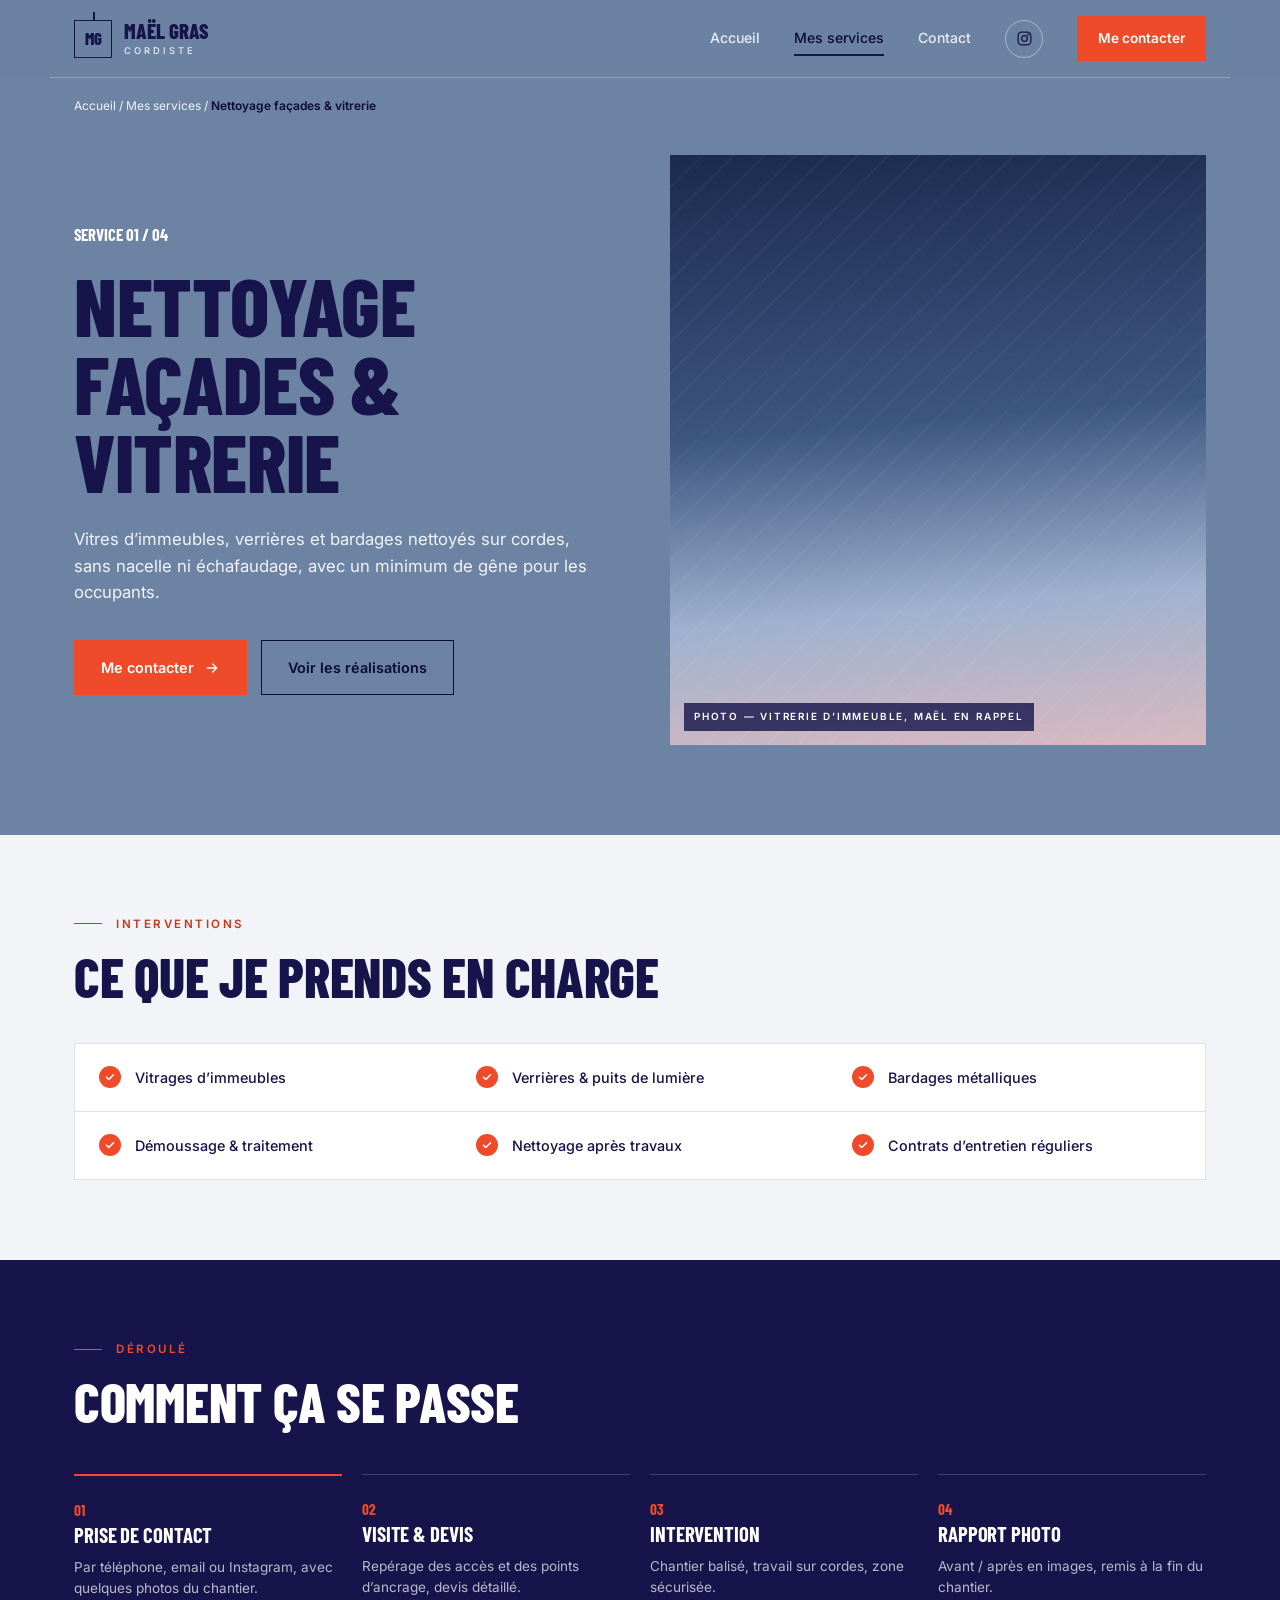
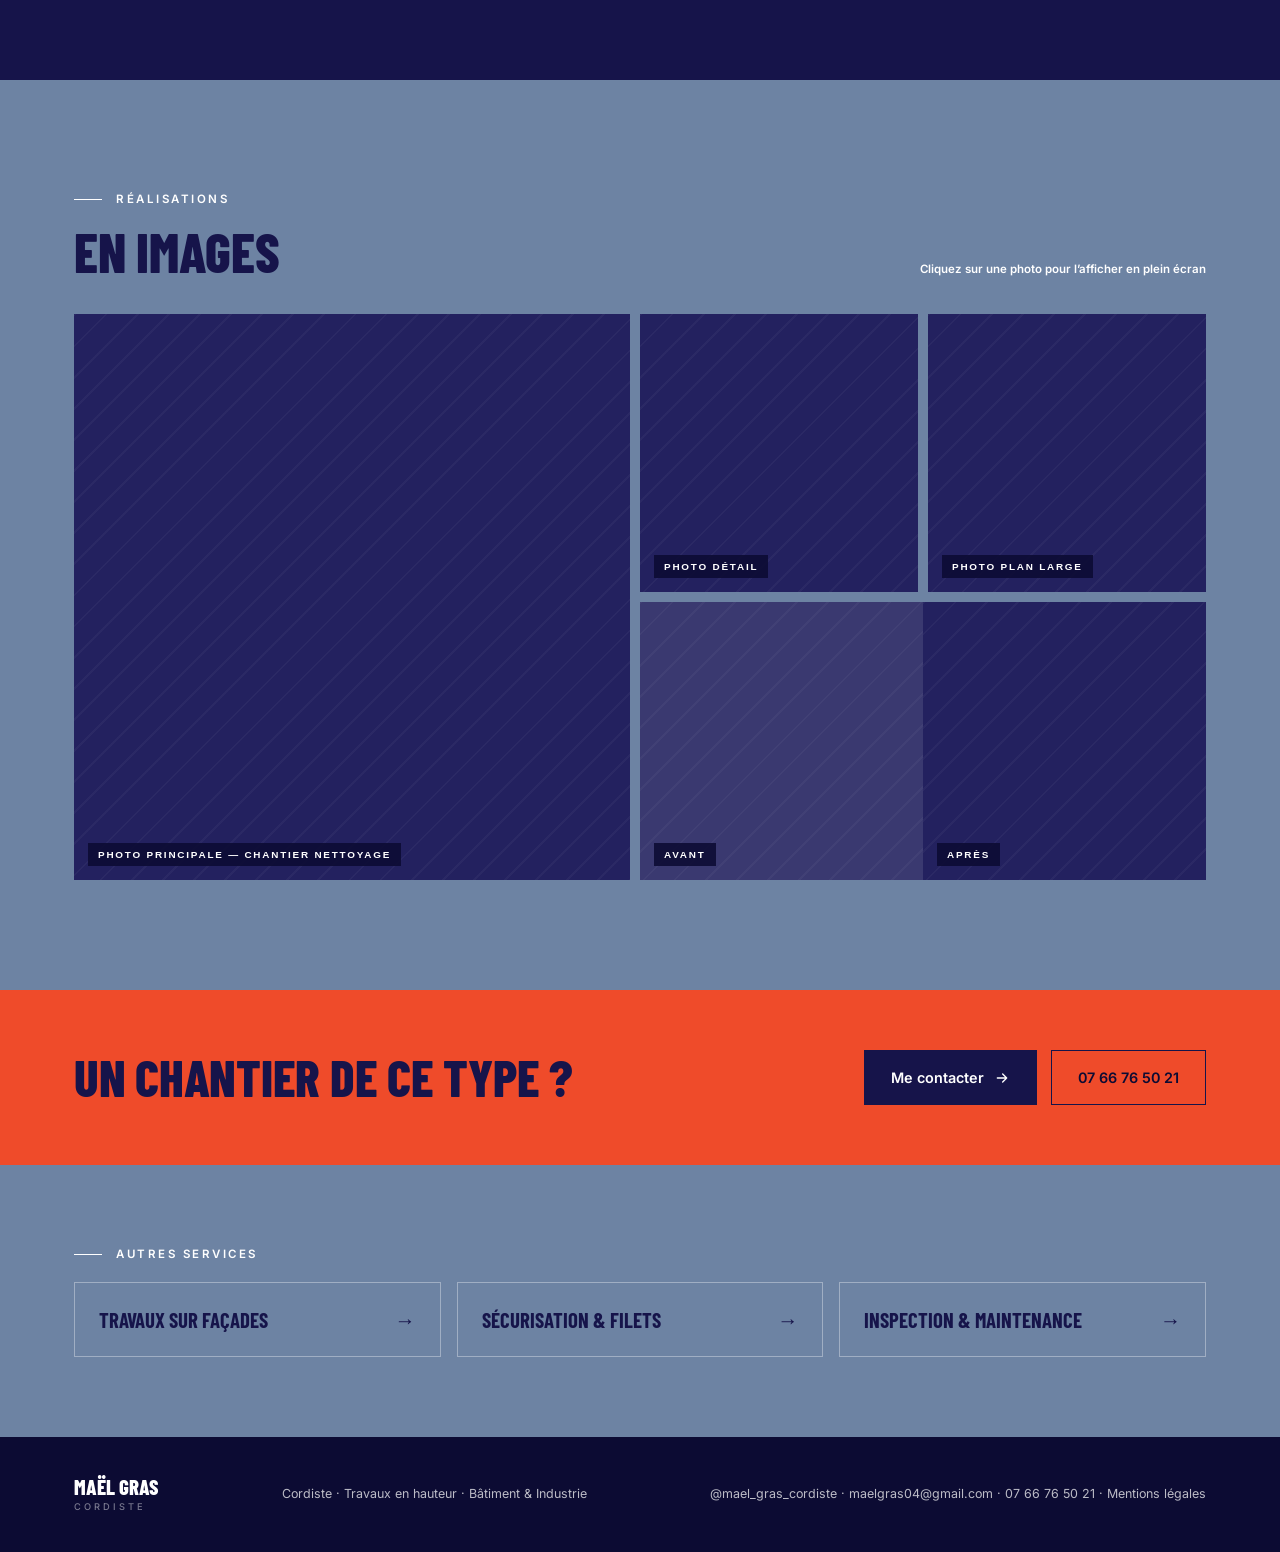
<file: nettoyage-facades-vitrerie.html>
<!doctype html>
<html lang="fr">
<head>
  <meta charset="utf-8">
  <meta name="viewport" content="width=device-width, initial-scale=1">
  <title>Nettoyage façades & vitrerie — Maël Gras, cordiste</title>
  <meta name="description" content="Nettoyage de façades, vitrages d’immeubles, verrières et bardages sur cordes, sans nacelle ni échafaudage.">
  <meta name="theme-color" content="#16144a">
  <link rel="icon" href="data:image/svg+xml,%3Csvg xmlns='http://www.w3.org/2000/svg' viewBox='0 0 64 64'%3E%3Crect width='64' height='64' fill='%2316144a'/%3E%3Ctext x='32' y='43' font-family='Arial' font-weight='700' font-size='28' fill='%23ef4b2a' text-anchor='middle'%3EMG%3C/text%3E%3C/svg%3E">
  <link rel="preconnect" href="https://fonts.googleapis.com">
  <link rel="preconnect" href="https://fonts.gstatic.com" crossorigin>
  <link href="https://fonts.googleapis.com/css2?family=Barlow+Condensed:wght@700;800&amp;family=Inter:wght@400;500;600;700&amp;display=swap" rel="stylesheet">
  <link rel="stylesheet" href="assets/css/style.css">
</head>
<body>

<header class="site-header">
  <div class="wrap">
    <a class="brand" href="index.html" aria-label="Maël Gras, cordiste — accueil">
      <span class="brand-mark">MG</span>
      <span class="brand-name">Maël Gras<small>CORDISTE</small></span>
    </a>
    <button class="menu-toggle" type="button" aria-label="Ouvrir le menu" aria-expanded="false" aria-controls="main-nav"><svg viewBox="0 0 24 24" fill="none" stroke="currentColor" stroke-width="2" stroke-linecap="round" aria-hidden="true"><path d="M4 7h16M4 12h16M4 17h16"/></svg></button>
    <nav class="main-nav" id="main-nav" aria-label="Navigation principale">
      <a class="nav-link" href="index.html">Accueil</a>
      <a class="nav-link" href="index.html#services" aria-current="page">Mes services</a>
      <a class="nav-link" href="contact.html">Contact</a>
      <a class="icon-btn" href="https://www.instagram.com/mael_gras_cordiste/" target="_blank" rel="noopener" aria-label="Instagram @mael_gras_cordiste"><svg viewBox="0 0 24 24" fill="none" stroke="currentColor" stroke-width="1.8" stroke-linecap="round" stroke-linejoin="round" aria-hidden="true"><rect x="3" y="3" width="18" height="18" rx="5"/><circle cx="12" cy="12" r="4"/><circle cx="17.5" cy="6.5" r=".6" fill="currentColor"/></svg></a>
      <a class="btn btn-primary" href="contact.html">Me contacter</a>
    </nav>
  </div>
</header>

<main>
  <div class="wrap">
    <nav class="breadcrumb" aria-label="Fil d’Ariane">
      <a href="index.html">Accueil</a> / <a href="index.html#services">Mes services</a> / <strong>Nettoyage façades &amp; vitrerie</strong>
    </nav>
  </div>

  <section class="service-hero">
    <div class="wrap">
      <div>
        <p class="kicker">SERVICE 01 / 04</p>
        <h1>Nettoyage<br>façades &amp;<br>vitrerie</h1>
        <p class="lead">Vitres d’immeubles, verrières et bardages nettoyés sur cordes, sans nacelle ni échafaudage, avec un minimum de gêne pour les occupants.</p>
        <div class="btn-row">
          <a class="btn btn-primary" href="contact.html">Me contacter <svg viewBox="0 0 24 24" fill="none" stroke="currentColor" stroke-width="2" stroke-linecap="round" stroke-linejoin="round" aria-hidden="true"><path d="M5 12h14M13 6l6 6-6 6"/></svg></a>
          <a class="btn btn-outline" href="#realisations">Voir les réalisations</a>
        </div>
      </div>
      <div class="media sunset"><span class="tag">Photo — vitrerie d’immeuble, Maël en rappel</span></div>
    </div>
  </section>

  <section class="section tight bg-beige">
    <div class="wrap">
      <p class="eyebrow">Interventions</p>
      <h2 style="margin-bottom:40px">Ce que je prends en charge</h2>
      <ul class="checklist">
        <li><span class="check"><svg viewBox="0 0 24 24" fill="none" stroke="currentColor" stroke-width="3.2" stroke-linecap="round" stroke-linejoin="round" aria-hidden="true"><path d="m5 12.5 4.5 4.5L19 7.5"/></svg></span>Vitrages d’immeubles</li>
        <li><span class="check"><svg viewBox="0 0 24 24" fill="none" stroke="currentColor" stroke-width="3.2" stroke-linecap="round" stroke-linejoin="round" aria-hidden="true"><path d="m5 12.5 4.5 4.5L19 7.5"/></svg></span>Verrières &amp; puits de lumière</li>
        <li><span class="check"><svg viewBox="0 0 24 24" fill="none" stroke="currentColor" stroke-width="3.2" stroke-linecap="round" stroke-linejoin="round" aria-hidden="true"><path d="m5 12.5 4.5 4.5L19 7.5"/></svg></span>Bardages métalliques</li>
        <li><span class="check"><svg viewBox="0 0 24 24" fill="none" stroke="currentColor" stroke-width="3.2" stroke-linecap="round" stroke-linejoin="round" aria-hidden="true"><path d="m5 12.5 4.5 4.5L19 7.5"/></svg></span>Démoussage &amp; traitement</li>
        <li><span class="check"><svg viewBox="0 0 24 24" fill="none" stroke="currentColor" stroke-width="3.2" stroke-linecap="round" stroke-linejoin="round" aria-hidden="true"><path d="m5 12.5 4.5 4.5L19 7.5"/></svg></span>Nettoyage après travaux</li>
        <li><span class="check"><svg viewBox="0 0 24 24" fill="none" stroke="currentColor" stroke-width="3.2" stroke-linecap="round" stroke-linejoin="round" aria-hidden="true"><path d="m5 12.5 4.5 4.5L19 7.5"/></svg></span>Contrats d’entretien réguliers</li>
      </ul>
    </div>
  </section>

  <section class="section tight bg-navy on-dark">
    <div class="wrap">
      <p class="eyebrow">Déroulé</p>
      <h2 style="margin-bottom:46px">Comment ça se passe</h2>
      <ol class="steps">
        <li>
          <span class="num">01</span>
          <h3>Prise de contact</h3>
          <p>Par téléphone, email ou Instagram, avec quelques photos du chantier.</p>
        </li>
        <li>
          <span class="num">02</span>
          <h3>Visite &amp; devis</h3>
          <p>Repérage des accès et des points d’ancrage, devis détaillé.</p>
        </li>
        <li>
          <span class="num">03</span>
          <h3>Intervention</h3>
          <p>Chantier balisé, travail sur cordes, zone sécurisée.</p>
        </li>
        <li>
          <span class="num">04</span>
          <h3>Rapport photo</h3>
          <p>Avant / après en images, remis à la fin du chantier.</p>
        </li>
      </ol>
    </div>
  </section>

  <section class="section" id="realisations">
    <div class="wrap">
      <div class="section-head" style="margin-bottom:36px">
        <div>
          <p class="eyebrow">Réalisations</p>
          <h2>En images</h2>
        </div>
        <span class="note">Cliquez sur une photo pour l’afficher en plein écran</span>
      </div>
      <div class="gallery">
        <button class="media main" type="button" data-lightbox aria-label="Agrandir : Photo principale — chantier nettoyage"><span class="tag">Photo principale — chantier nettoyage</span></button>
        <button class="media" type="button" data-lightbox aria-label="Agrandir : Photo détail"><span class="tag">Photo détail</span></button>
        <button class="media" type="button" data-lightbox aria-label="Agrandir : Photo plan large"><span class="tag">Photo plan large</span></button>
        <div class="before-after">
          <button class="media before" type="button" data-lightbox aria-label="Agrandir : Avant"><span class="tag">Avant</span></button>
          <button class="media after" type="button" data-lightbox aria-label="Agrandir : Après"><span class="tag">Après</span></button>
        </div>
      </div>
    </div>
  </section>

  <section class="cta-band bg-orange">
    <div class="wrap">
      <h2>Un chantier de ce type ?</h2>
      <div class="btn-row">
        <a class="btn btn-navy" href="contact.html">Me contacter <svg viewBox="0 0 24 24" fill="none" stroke="currentColor" stroke-width="2" stroke-linecap="round" stroke-linejoin="round" aria-hidden="true"><path d="M5 12h14M13 6l6 6-6 6"/></svg></a>
        <a class="btn btn-outline" href="tel:+33766765021">07 66 76 50 21</a>
      </div>
    </div>
  </section>

  <section class="section tight">
    <div class="wrap">
      <p class="eyebrow">Autres services</p>
      <div class="other-services">
        <a href="travaux-sur-facades.html">Travaux sur façades <span aria-hidden="true">→</span></a>
        <a href="securisation-filets.html">Sécurisation &amp; filets <span aria-hidden="true">→</span></a>
        <a href="inspection-maintenance.html">Inspection &amp; maintenance <span aria-hidden="true">→</span></a>
      </div>
    </div>
  </section>
</main>

<footer class="site-footer">
  <div class="wrap">
    <a class="brand-name" href="index.html" style="text-decoration:none">Maël Gras<small>CORDISTE</small></a>
    <span>Cordiste · Travaux en hauteur · Bâtiment &amp; Industrie</span>
    <span>
      <a href="https://www.instagram.com/mael_gras_cordiste/" target="_blank" rel="noopener">@mael_gras_cordiste</a> ·
      <a href="mailto:maelgras04@gmail.com">maelgras04@gmail.com</a> ·
      <a href="tel:+33766765021">07 66 76 50 21</a> ·
      <a href="mentions-legales.html">Mentions légales</a>
    </span>
  </div>
</footer>

<div class="lightbox" role="dialog" aria-modal="true" aria-label="Photo en plein écran">
  <button class="lightbox-close" type="button" aria-label="Fermer">×</button>
  <div class="lightbox-stage"></div>
</div>
<script src="assets/js/main.js"></script>
</body>
</html>
</file>
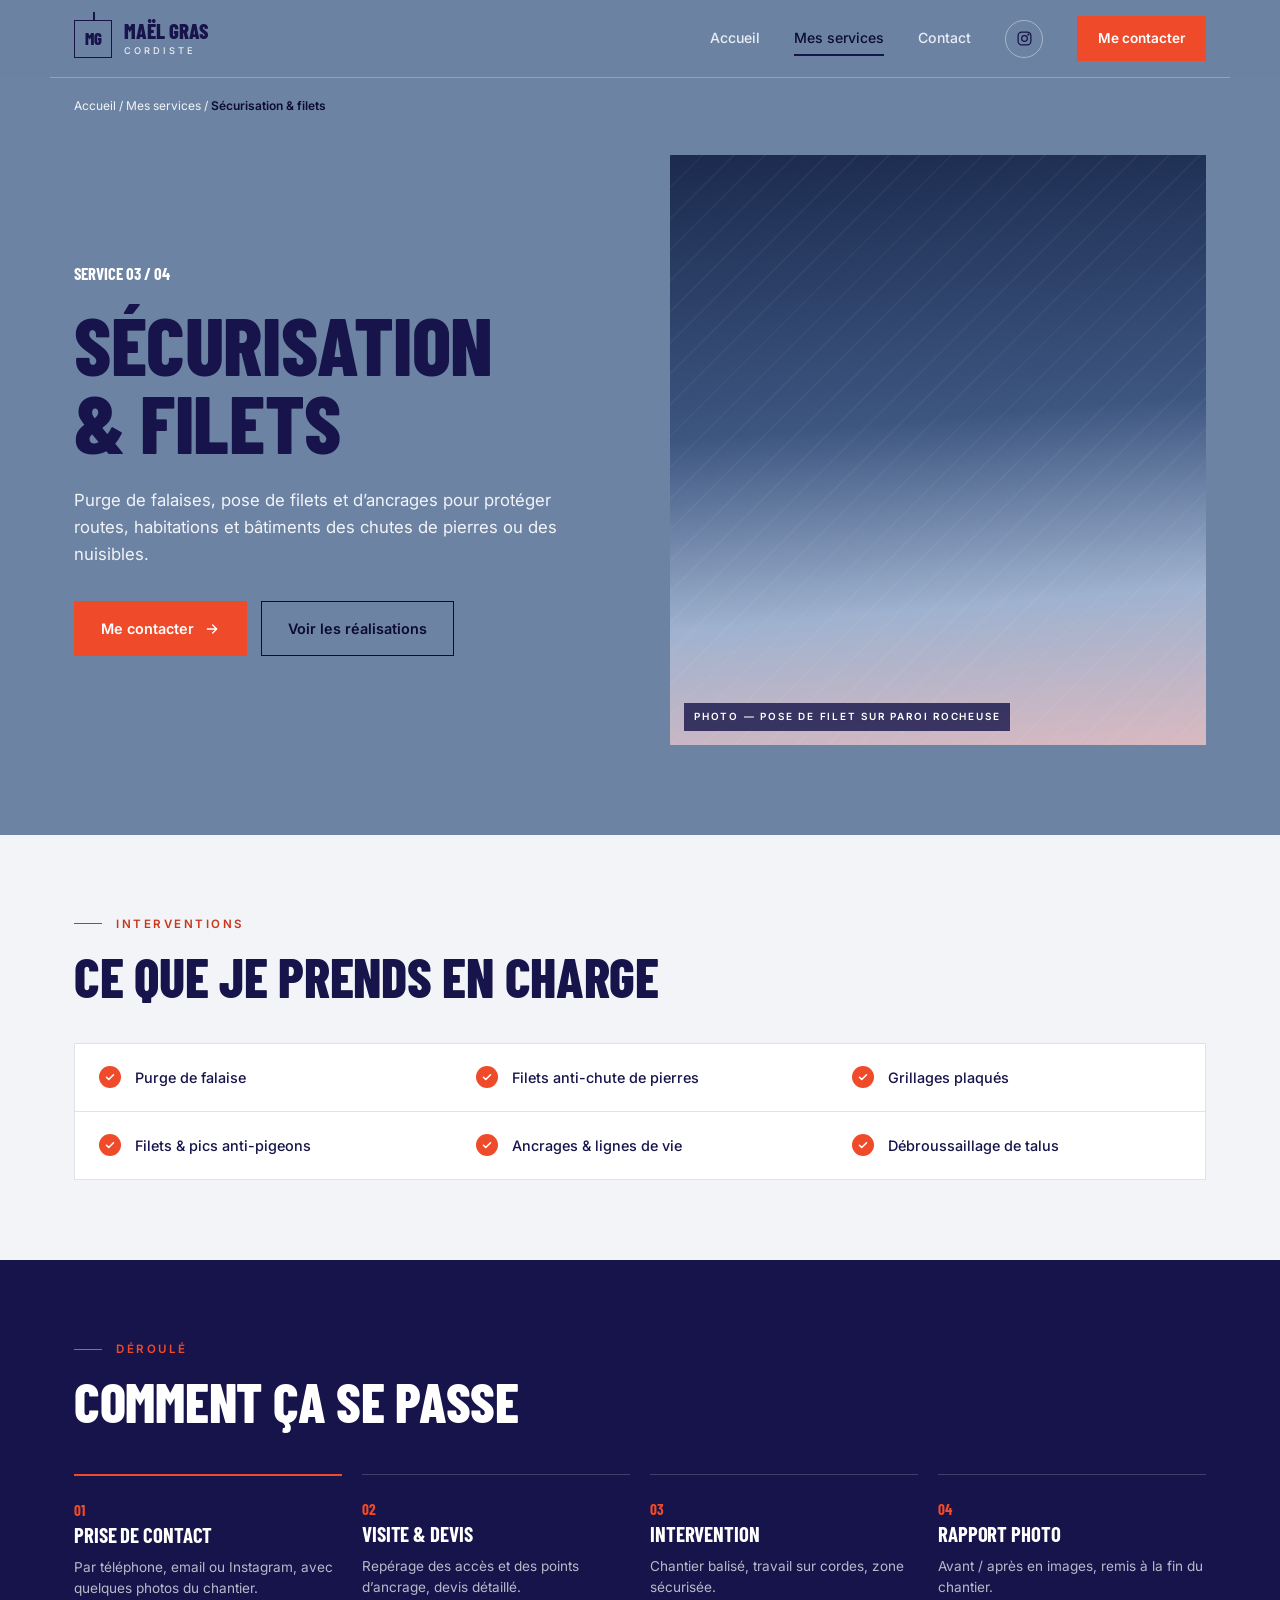
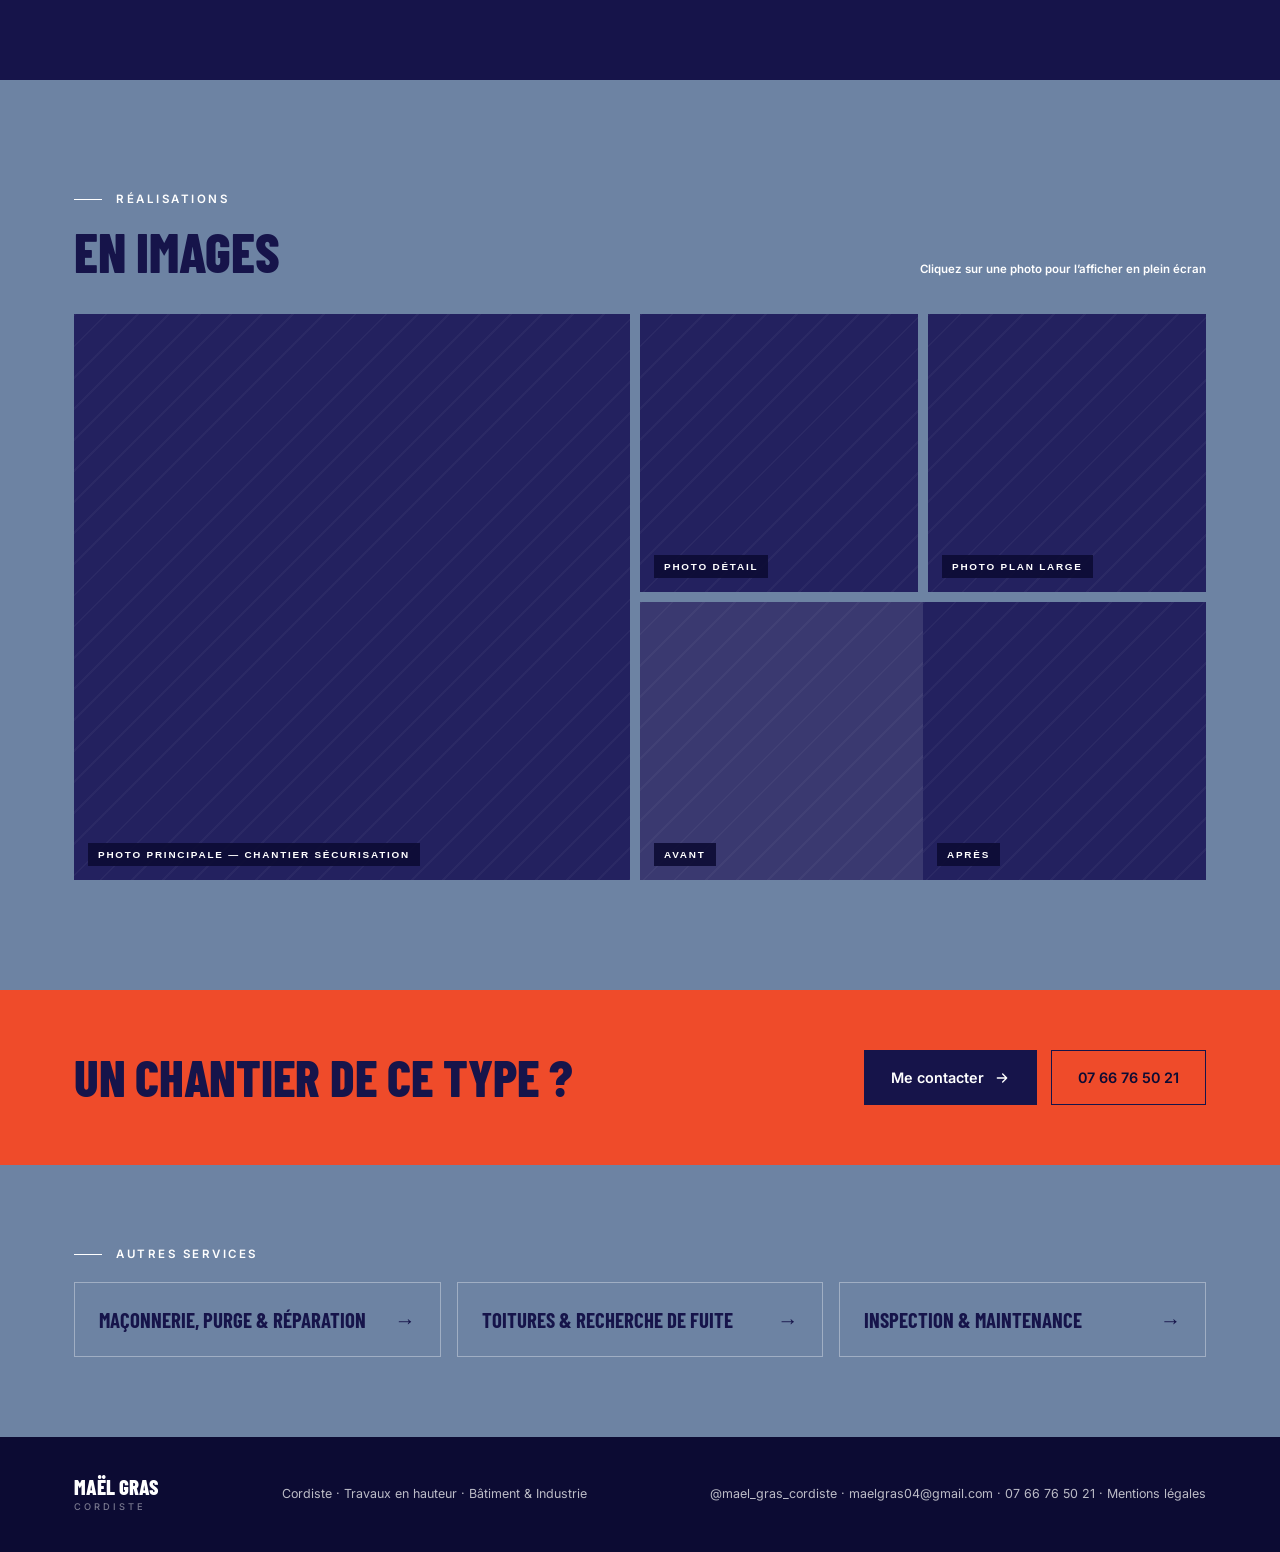
<file: securisation-filets.html>
<!doctype html>
<html lang="fr">
<head>
  <meta charset="utf-8">
  <meta name="viewport" content="width=device-width, initial-scale=1">
  <title>Sécurisation & filets — Maël Gras, cordiste</title>
  <meta name="description" content="Purge de falaise, filets anti-chute de pierres, grillages plaqués, filets anti-pigeons, ancrages et lignes de vie.">
  <meta name="theme-color" content="#16144a">
  <link rel="icon" href="data:image/svg+xml,%3Csvg xmlns='http://www.w3.org/2000/svg' viewBox='0 0 64 64'%3E%3Crect width='64' height='64' fill='%2316144a'/%3E%3Ctext x='32' y='43' font-family='Arial' font-weight='700' font-size='28' fill='%23ef4b2a' text-anchor='middle'%3EMG%3C/text%3E%3C/svg%3E">
  <link rel="preconnect" href="https://fonts.googleapis.com">
  <link rel="preconnect" href="https://fonts.gstatic.com" crossorigin>
  <link href="https://fonts.googleapis.com/css2?family=Barlow+Condensed:wght@700;800&amp;family=Inter:wght@400;500;600;700&amp;display=swap" rel="stylesheet">
  <link rel="stylesheet" href="assets/css/style.css">
</head>
<body>

<header class="site-header">
  <div class="wrap">
    <a class="brand" href="index.html" aria-label="Maël Gras, cordiste — accueil">
      <span class="brand-mark">MG</span>
      <span class="brand-name">Maël Gras<small>CORDISTE</small></span>
    </a>
    <button class="menu-toggle" type="button" aria-label="Ouvrir le menu" aria-expanded="false" aria-controls="main-nav"><svg viewBox="0 0 24 24" fill="none" stroke="currentColor" stroke-width="2" stroke-linecap="round" aria-hidden="true"><path d="M4 7h16M4 12h16M4 17h16"/></svg></button>
    <nav class="main-nav" id="main-nav" aria-label="Navigation principale">
      <a class="nav-link" href="index.html">Accueil</a>
      <a class="nav-link" href="index.html#services" aria-current="page">Mes services</a>
      <a class="nav-link" href="contact.html">Contact</a>
      <a class="icon-btn" href="https://www.instagram.com/mael_gras_cordiste/" target="_blank" rel="noopener" aria-label="Instagram @mael_gras_cordiste"><svg viewBox="0 0 24 24" fill="none" stroke="currentColor" stroke-width="1.8" stroke-linecap="round" stroke-linejoin="round" aria-hidden="true"><rect x="3" y="3" width="18" height="18" rx="5"/><circle cx="12" cy="12" r="4"/><circle cx="17.5" cy="6.5" r=".6" fill="currentColor"/></svg></a>
      <a class="btn btn-primary" href="contact.html">Me contacter</a>
    </nav>
  </div>
</header>

<main>
  <div class="wrap">
    <nav class="breadcrumb" aria-label="Fil d’Ariane">
      <a href="index.html">Accueil</a> / <a href="index.html#services">Mes services</a> / <strong>Sécurisation &amp; filets</strong>
    </nav>
  </div>

  <section class="service-hero">
    <div class="wrap">
      <div>
        <p class="kicker">SERVICE 03 / 04</p>
        <h1>Sécurisation<br>&amp; filets</h1>
        <p class="lead">Purge de falaises, pose de filets et d’ancrages pour protéger routes, habitations et bâtiments des chutes de pierres ou des nuisibles.</p>
        <div class="btn-row">
          <a class="btn btn-primary" href="contact.html">Me contacter <svg viewBox="0 0 24 24" fill="none" stroke="currentColor" stroke-width="2" stroke-linecap="round" stroke-linejoin="round" aria-hidden="true"><path d="M5 12h14M13 6l6 6-6 6"/></svg></a>
          <a class="btn btn-outline" href="#realisations">Voir les réalisations</a>
        </div>
      </div>
      <div class="media sunset"><span class="tag">Photo — pose de filet sur paroi rocheuse</span></div>
    </div>
  </section>

  <section class="section tight bg-beige">
    <div class="wrap">
      <p class="eyebrow">Interventions</p>
      <h2 style="margin-bottom:40px">Ce que je prends en charge</h2>
      <ul class="checklist">
        <li><span class="check"><svg viewBox="0 0 24 24" fill="none" stroke="currentColor" stroke-width="3.2" stroke-linecap="round" stroke-linejoin="round" aria-hidden="true"><path d="m5 12.5 4.5 4.5L19 7.5"/></svg></span>Purge de falaise</li>
        <li><span class="check"><svg viewBox="0 0 24 24" fill="none" stroke="currentColor" stroke-width="3.2" stroke-linecap="round" stroke-linejoin="round" aria-hidden="true"><path d="m5 12.5 4.5 4.5L19 7.5"/></svg></span>Filets anti-chute de pierres</li>
        <li><span class="check"><svg viewBox="0 0 24 24" fill="none" stroke="currentColor" stroke-width="3.2" stroke-linecap="round" stroke-linejoin="round" aria-hidden="true"><path d="m5 12.5 4.5 4.5L19 7.5"/></svg></span>Grillages plaqués</li>
        <li><span class="check"><svg viewBox="0 0 24 24" fill="none" stroke="currentColor" stroke-width="3.2" stroke-linecap="round" stroke-linejoin="round" aria-hidden="true"><path d="m5 12.5 4.5 4.5L19 7.5"/></svg></span>Filets &amp; pics anti-pigeons</li>
        <li><span class="check"><svg viewBox="0 0 24 24" fill="none" stroke="currentColor" stroke-width="3.2" stroke-linecap="round" stroke-linejoin="round" aria-hidden="true"><path d="m5 12.5 4.5 4.5L19 7.5"/></svg></span>Ancrages &amp; lignes de vie</li>
        <li><span class="check"><svg viewBox="0 0 24 24" fill="none" stroke="currentColor" stroke-width="3.2" stroke-linecap="round" stroke-linejoin="round" aria-hidden="true"><path d="m5 12.5 4.5 4.5L19 7.5"/></svg></span>Débroussaillage de talus</li>
      </ul>
    </div>
  </section>

  <section class="section tight bg-navy on-dark">
    <div class="wrap">
      <p class="eyebrow">Déroulé</p>
      <h2 style="margin-bottom:46px">Comment ça se passe</h2>
      <ol class="steps">
        <li>
          <span class="num">01</span>
          <h3>Prise de contact</h3>
          <p>Par téléphone, email ou Instagram, avec quelques photos du chantier.</p>
        </li>
        <li>
          <span class="num">02</span>
          <h3>Visite &amp; devis</h3>
          <p>Repérage des accès et des points d’ancrage, devis détaillé.</p>
        </li>
        <li>
          <span class="num">03</span>
          <h3>Intervention</h3>
          <p>Chantier balisé, travail sur cordes, zone sécurisée.</p>
        </li>
        <li>
          <span class="num">04</span>
          <h3>Rapport photo</h3>
          <p>Avant / après en images, remis à la fin du chantier.</p>
        </li>
      </ol>
    </div>
  </section>

  <section class="section" id="realisations">
    <div class="wrap">
      <div class="section-head" style="margin-bottom:36px">
        <div>
          <p class="eyebrow">Réalisations</p>
          <h2>En images</h2>
        </div>
        <span class="note">Cliquez sur une photo pour l’afficher en plein écran</span>
      </div>
      <div class="gallery">
        <button class="media main" type="button" data-lightbox aria-label="Agrandir : Photo principale — chantier sécurisation"><span class="tag">Photo principale — chantier sécurisation</span></button>
        <button class="media" type="button" data-lightbox aria-label="Agrandir : Photo détail"><span class="tag">Photo détail</span></button>
        <button class="media" type="button" data-lightbox aria-label="Agrandir : Photo plan large"><span class="tag">Photo plan large</span></button>
        <div class="before-after">
          <button class="media before" type="button" data-lightbox aria-label="Agrandir : Avant"><span class="tag">Avant</span></button>
          <button class="media after" type="button" data-lightbox aria-label="Agrandir : Après"><span class="tag">Après</span></button>
        </div>
      </div>
    </div>
  </section>

  <section class="cta-band bg-orange">
    <div class="wrap">
      <h2>Un chantier de ce type ?</h2>
      <div class="btn-row">
        <a class="btn btn-navy" href="contact.html">Me contacter <svg viewBox="0 0 24 24" fill="none" stroke="currentColor" stroke-width="2" stroke-linecap="round" stroke-linejoin="round" aria-hidden="true"><path d="M5 12h14M13 6l6 6-6 6"/></svg></a>
        <a class="btn btn-outline" href="tel:+33766765021">07 66 76 50 21</a>
      </div>
    </div>
  </section>

  <section class="section tight">
    <div class="wrap">
      <p class="eyebrow">Autres services</p>
      <div class="other-services">
        <a href="maconnerie-purge-reparation.html">Maçonnerie, purge &amp; réparation <span aria-hidden="true">→</span></a>
        <a href="toitures-recherche-de-fuite.html">Toitures &amp; recherche de fuite <span aria-hidden="true">→</span></a>
        <a href="inspection-maintenance.html">Inspection &amp; maintenance <span aria-hidden="true">→</span></a>
      </div>
    </div>
  </section>
</main>

<footer class="site-footer">
  <div class="wrap">
    <a class="brand-name" href="index.html" style="text-decoration:none">Maël Gras<small>CORDISTE</small></a>
    <span>Cordiste · Travaux en hauteur · Bâtiment &amp; Industrie</span>
    <span>
      <a href="https://www.instagram.com/mael_gras_cordiste/" target="_blank" rel="noopener">@mael_gras_cordiste</a> ·
      <a href="mailto:maelgras04@gmail.com">maelgras04@gmail.com</a> ·
      <a href="tel:+33766765021">07 66 76 50 21</a> ·
      <a href="mentions-legales.html">Mentions légales</a>
    </span>
  </div>
</footer>

<div class="lightbox" role="dialog" aria-modal="true" aria-label="Photo en plein écran">
  <button class="lightbox-close" type="button" aria-label="Fermer">×</button>
  <div class="lightbox-stage"></div>
</div>
<script src="assets/js/main.js"></script>
</body>
</html>
</file>
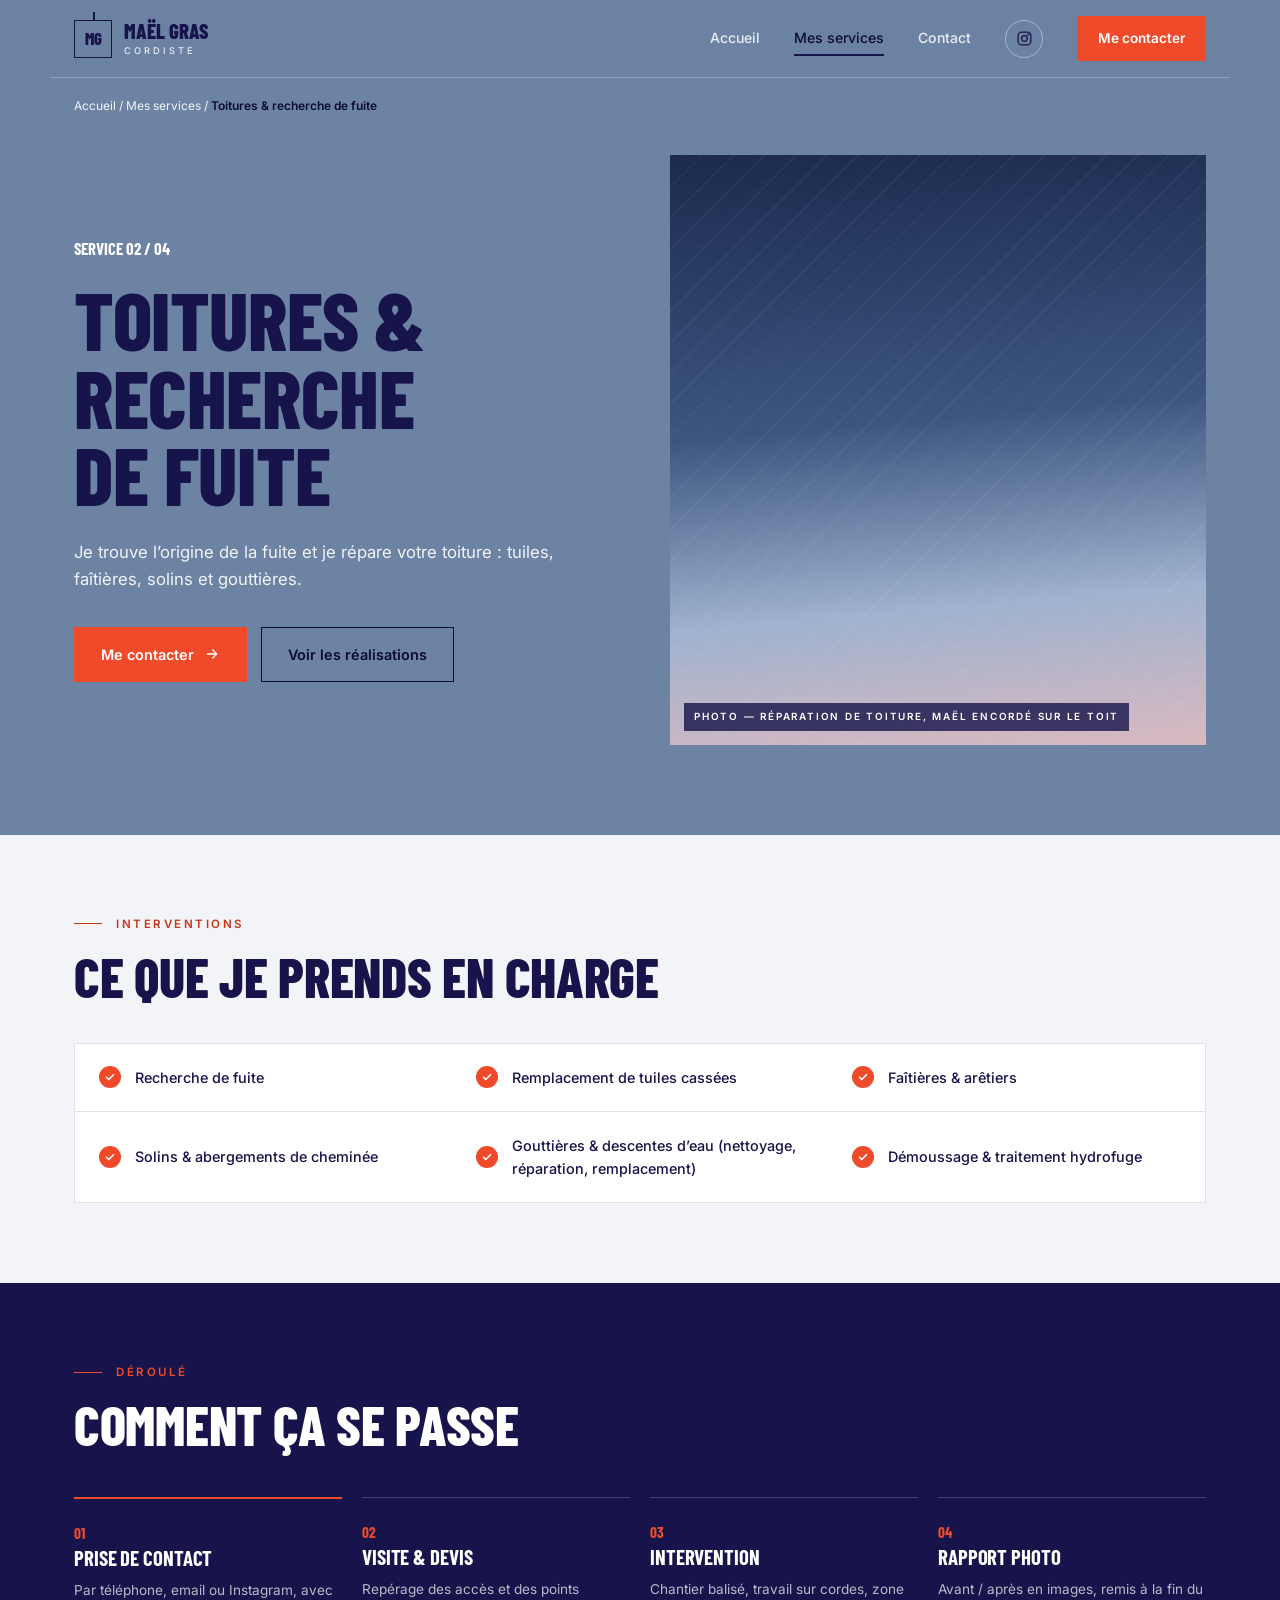
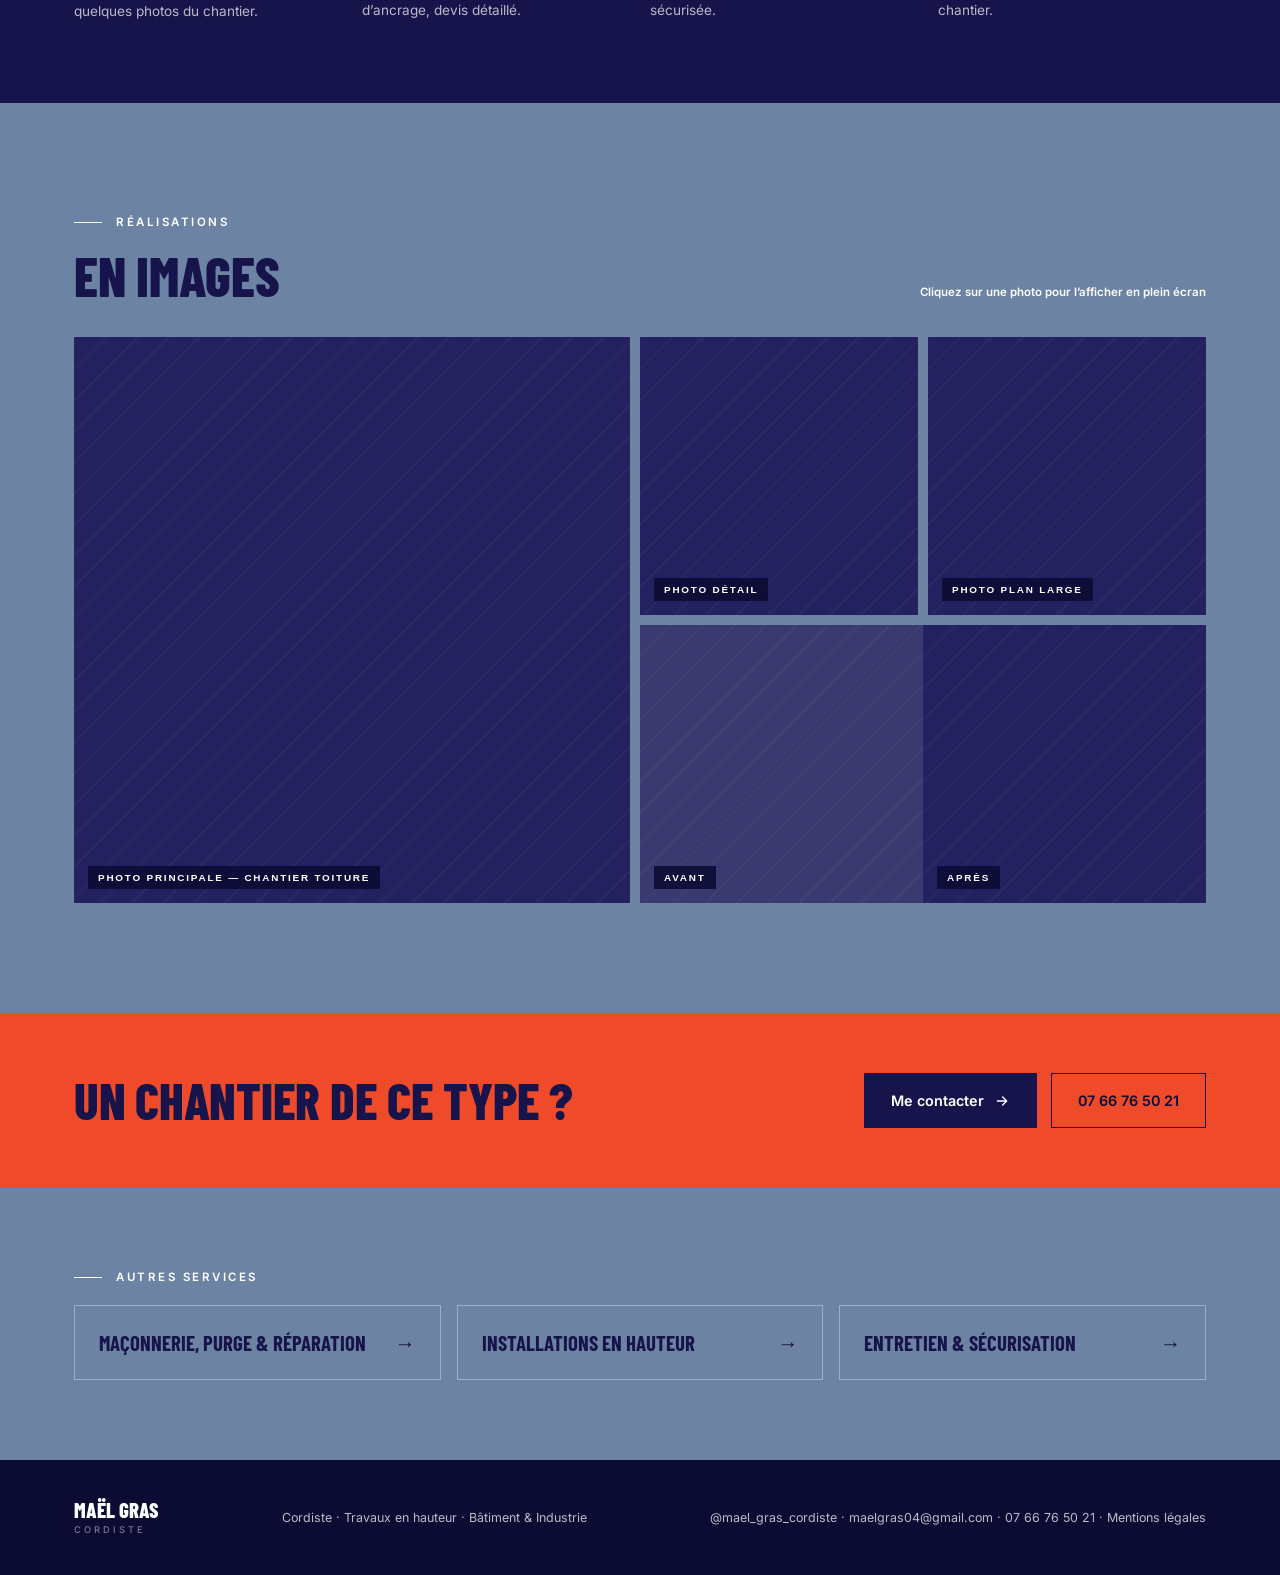
<file: toitures-recherche-de-fuite.html>
<!doctype html>
<html lang="fr">
<head>
  <meta charset="utf-8">
  <meta name="viewport" content="width=device-width, initial-scale=1">
  <title>Toitures & recherche de fuite — Maël Gras, cordiste</title>
  <meta name="description" content="Recherche de fuite et réparation de toiture sur cordes : tuiles, faîtières, solins, gouttières, démoussage et hydrofuge, sans échafaudage.">
  <meta name="theme-color" content="#16144a">
  <link rel="icon" href="data:image/svg+xml,%3Csvg xmlns='http://www.w3.org/2000/svg' viewBox='0 0 64 64'%3E%3Crect width='64' height='64' fill='%2316144a'/%3E%3Ctext x='32' y='43' font-family='Arial' font-weight='700' font-size='28' fill='%23ef4b2a' text-anchor='middle'%3EMG%3C/text%3E%3C/svg%3E">
  <link rel="preconnect" href="https://fonts.googleapis.com">
  <link rel="preconnect" href="https://fonts.gstatic.com" crossorigin>
  <link href="https://fonts.googleapis.com/css2?family=Barlow+Condensed:wght@700;800&amp;family=Inter:wght@400;500;600;700&amp;display=swap" rel="stylesheet">
  <link rel="stylesheet" href="assets/css/style.css">
</head>
<body>

<header class="site-header">
  <div class="wrap">
    <a class="brand" href="index.html" aria-label="Maël Gras, cordiste — accueil">
      <span class="brand-mark">MG</span>
      <span class="brand-name">Maël Gras<small>CORDISTE</small></span>
    </a>
    <button class="menu-toggle" type="button" aria-label="Ouvrir le menu" aria-expanded="false" aria-controls="main-nav"><svg viewBox="0 0 24 24" fill="none" stroke="currentColor" stroke-width="2" stroke-linecap="round" aria-hidden="true"><path d="M4 7h16M4 12h16M4 17h16"/></svg></button>
    <nav class="main-nav" id="main-nav" aria-label="Navigation principale">
      <a class="nav-link" href="index.html">Accueil</a>
      <a class="nav-link" href="index.html#services" aria-current="page">Mes services</a>
      <a class="nav-link" href="contact.html">Contact</a>
      <a class="icon-btn" href="https://www.instagram.com/mael_gras_cordiste/" target="_blank" rel="noopener" aria-label="Instagram @mael_gras_cordiste"><svg viewBox="0 0 24 24" fill="none" stroke="currentColor" stroke-width="1.8" stroke-linecap="round" stroke-linejoin="round" aria-hidden="true"><rect x="3" y="3" width="18" height="18" rx="5"/><circle cx="12" cy="12" r="4"/><circle cx="17.5" cy="6.5" r=".6" fill="currentColor"/></svg></a>
      <a class="btn btn-primary" href="contact.html">Me contacter</a>
    </nav>
  </div>
</header>

<main>
  <div class="wrap">
    <nav class="breadcrumb" aria-label="Fil d’Ariane">
      <a href="index.html">Accueil</a> / <a href="index.html#services">Mes services</a> / <strong>Toitures &amp; recherche de fuite</strong>
    </nav>
  </div>

  <section class="service-hero">
    <div class="wrap">
      <div>
        <p class="kicker">SERVICE 02 / 04</p>
        <h1>Toitures &amp;<br>recherche<br>de fuite</h1>
        <p class="lead">Je trouve l’origine de la fuite et je répare votre toiture : tuiles, faîtières, solins et gouttières.</p>
        <div class="btn-row">
          <a class="btn btn-primary" href="contact.html">Me contacter <svg viewBox="0 0 24 24" fill="none" stroke="currentColor" stroke-width="2" stroke-linecap="round" stroke-linejoin="round" aria-hidden="true"><path d="M5 12h14M13 6l6 6-6 6"/></svg></a>
          <a class="btn btn-outline" href="#realisations">Voir les réalisations</a>
        </div>
      </div>
      <div class="media sunset"><span class="tag">Photo — réparation de toiture, Maël encordé sur le toit</span></div>
    </div>
  </section>

  <section class="section tight bg-beige">
    <div class="wrap">
      <p class="eyebrow">Interventions</p>
      <h2 style="margin-bottom:40px">Ce que je prends en charge</h2>
      <ul class="checklist">
        <li><span class="check"><svg viewBox="0 0 24 24" fill="none" stroke="currentColor" stroke-width="3.2" stroke-linecap="round" stroke-linejoin="round" aria-hidden="true"><path d="m5 12.5 4.5 4.5L19 7.5"/></svg></span>Recherche de fuite</li>
        <li><span class="check"><svg viewBox="0 0 24 24" fill="none" stroke="currentColor" stroke-width="3.2" stroke-linecap="round" stroke-linejoin="round" aria-hidden="true"><path d="m5 12.5 4.5 4.5L19 7.5"/></svg></span>Remplacement de tuiles cassées</li>
        <li><span class="check"><svg viewBox="0 0 24 24" fill="none" stroke="currentColor" stroke-width="3.2" stroke-linecap="round" stroke-linejoin="round" aria-hidden="true"><path d="m5 12.5 4.5 4.5L19 7.5"/></svg></span>Faîtières &amp; arêtiers</li>
        <li><span class="check"><svg viewBox="0 0 24 24" fill="none" stroke="currentColor" stroke-width="3.2" stroke-linecap="round" stroke-linejoin="round" aria-hidden="true"><path d="m5 12.5 4.5 4.5L19 7.5"/></svg></span>Solins &amp; abergements de cheminée</li>
        <li><span class="check"><svg viewBox="0 0 24 24" fill="none" stroke="currentColor" stroke-width="3.2" stroke-linecap="round" stroke-linejoin="round" aria-hidden="true"><path d="m5 12.5 4.5 4.5L19 7.5"/></svg></span>Gouttières &amp; descentes d’eau (nettoyage, réparation, remplacement)</li>
        <li><span class="check"><svg viewBox="0 0 24 24" fill="none" stroke="currentColor" stroke-width="3.2" stroke-linecap="round" stroke-linejoin="round" aria-hidden="true"><path d="m5 12.5 4.5 4.5L19 7.5"/></svg></span>Démoussage &amp; traitement hydrofuge</li>
      </ul>
    </div>
  </section>

  <section class="section tight bg-navy on-dark">
    <div class="wrap">
      <p class="eyebrow">Déroulé</p>
      <h2 style="margin-bottom:46px">Comment ça se passe</h2>
      <ol class="steps">
        <li>
          <span class="num">01</span>
          <h3>Prise de contact</h3>
          <p>Par téléphone, email ou Instagram, avec quelques photos du chantier.</p>
        </li>
        <li>
          <span class="num">02</span>
          <h3>Visite &amp; devis</h3>
          <p>Repérage des accès et des points d’ancrage, devis détaillé.</p>
        </li>
        <li>
          <span class="num">03</span>
          <h3>Intervention</h3>
          <p>Chantier balisé, travail sur cordes, zone sécurisée.</p>
        </li>
        <li>
          <span class="num">04</span>
          <h3>Rapport photo</h3>
          <p>Avant / après en images, remis à la fin du chantier.</p>
        </li>
      </ol>
    </div>
  </section>

  <section class="section" id="realisations">
    <div class="wrap">
      <div class="section-head" style="margin-bottom:36px">
        <div>
          <p class="eyebrow">Réalisations</p>
          <h2>En images</h2>
        </div>
        <span class="note">Cliquez sur une photo pour l’afficher en plein écran</span>
      </div>
      <div class="gallery">
        <button class="media main" type="button" data-lightbox aria-label="Agrandir : Photo principale — chantier toiture"><span class="tag">Photo principale — chantier toiture</span></button>
        <button class="media" type="button" data-lightbox aria-label="Agrandir : Photo détail"><span class="tag">Photo détail</span></button>
        <button class="media" type="button" data-lightbox aria-label="Agrandir : Photo plan large"><span class="tag">Photo plan large</span></button>
        <div class="before-after">
          <button class="media before" type="button" data-lightbox aria-label="Agrandir : Avant"><span class="tag">Avant</span></button>
          <button class="media after" type="button" data-lightbox aria-label="Agrandir : Après"><span class="tag">Après</span></button>
        </div>
      </div>
    </div>
  </section>

  <section class="cta-band bg-orange">
    <div class="wrap">
      <h2>Un chantier de ce type ?</h2>
      <div class="btn-row">
        <a class="btn btn-navy" href="contact.html">Me contacter <svg viewBox="0 0 24 24" fill="none" stroke="currentColor" stroke-width="2" stroke-linecap="round" stroke-linejoin="round" aria-hidden="true"><path d="M5 12h14M13 6l6 6-6 6"/></svg></a>
        <a class="btn btn-outline" href="tel:+33766765021">07 66 76 50 21</a>
      </div>
    </div>
  </section>

  <section class="section tight">
    <div class="wrap">
      <p class="eyebrow">Autres services</p>
      <div class="other-services">
        <a href="maconnerie-purge-reparation.html">Maçonnerie, purge &amp; réparation <span aria-hidden="true">→</span></a>
        <a href="installations-en-hauteur.html">Installations en hauteur <span aria-hidden="true">→</span></a>
        <a href="entretien-securisation.html">Entretien &amp; sécurisation <span aria-hidden="true">→</span></a>
      </div>
    </div>
  </section>
</main>

<footer class="site-footer">
  <div class="wrap">
    <a class="brand-name" href="index.html" style="text-decoration:none">Maël Gras<small>CORDISTE</small></a>
    <span>Cordiste · Travaux en hauteur · Bâtiment &amp; Industrie</span>
    <span>
      <a href="https://www.instagram.com/mael_gras_cordiste/" target="_blank" rel="noopener">@mael_gras_cordiste</a> ·
      <a href="mailto:maelgras04@gmail.com">maelgras04@gmail.com</a> ·
      <a href="tel:+33766765021">07 66 76 50 21</a> ·
      <a href="mentions-legales.html">Mentions légales</a>
    </span>
  </div>
</footer>

<div class="lightbox" role="dialog" aria-modal="true" aria-label="Photo en plein écran">
  <button class="lightbox-close" type="button" aria-label="Fermer">×</button>
  <div class="lightbox-stage"></div>
</div>
<script src="assets/js/main.js"></script>
</body>
</html>
</file>
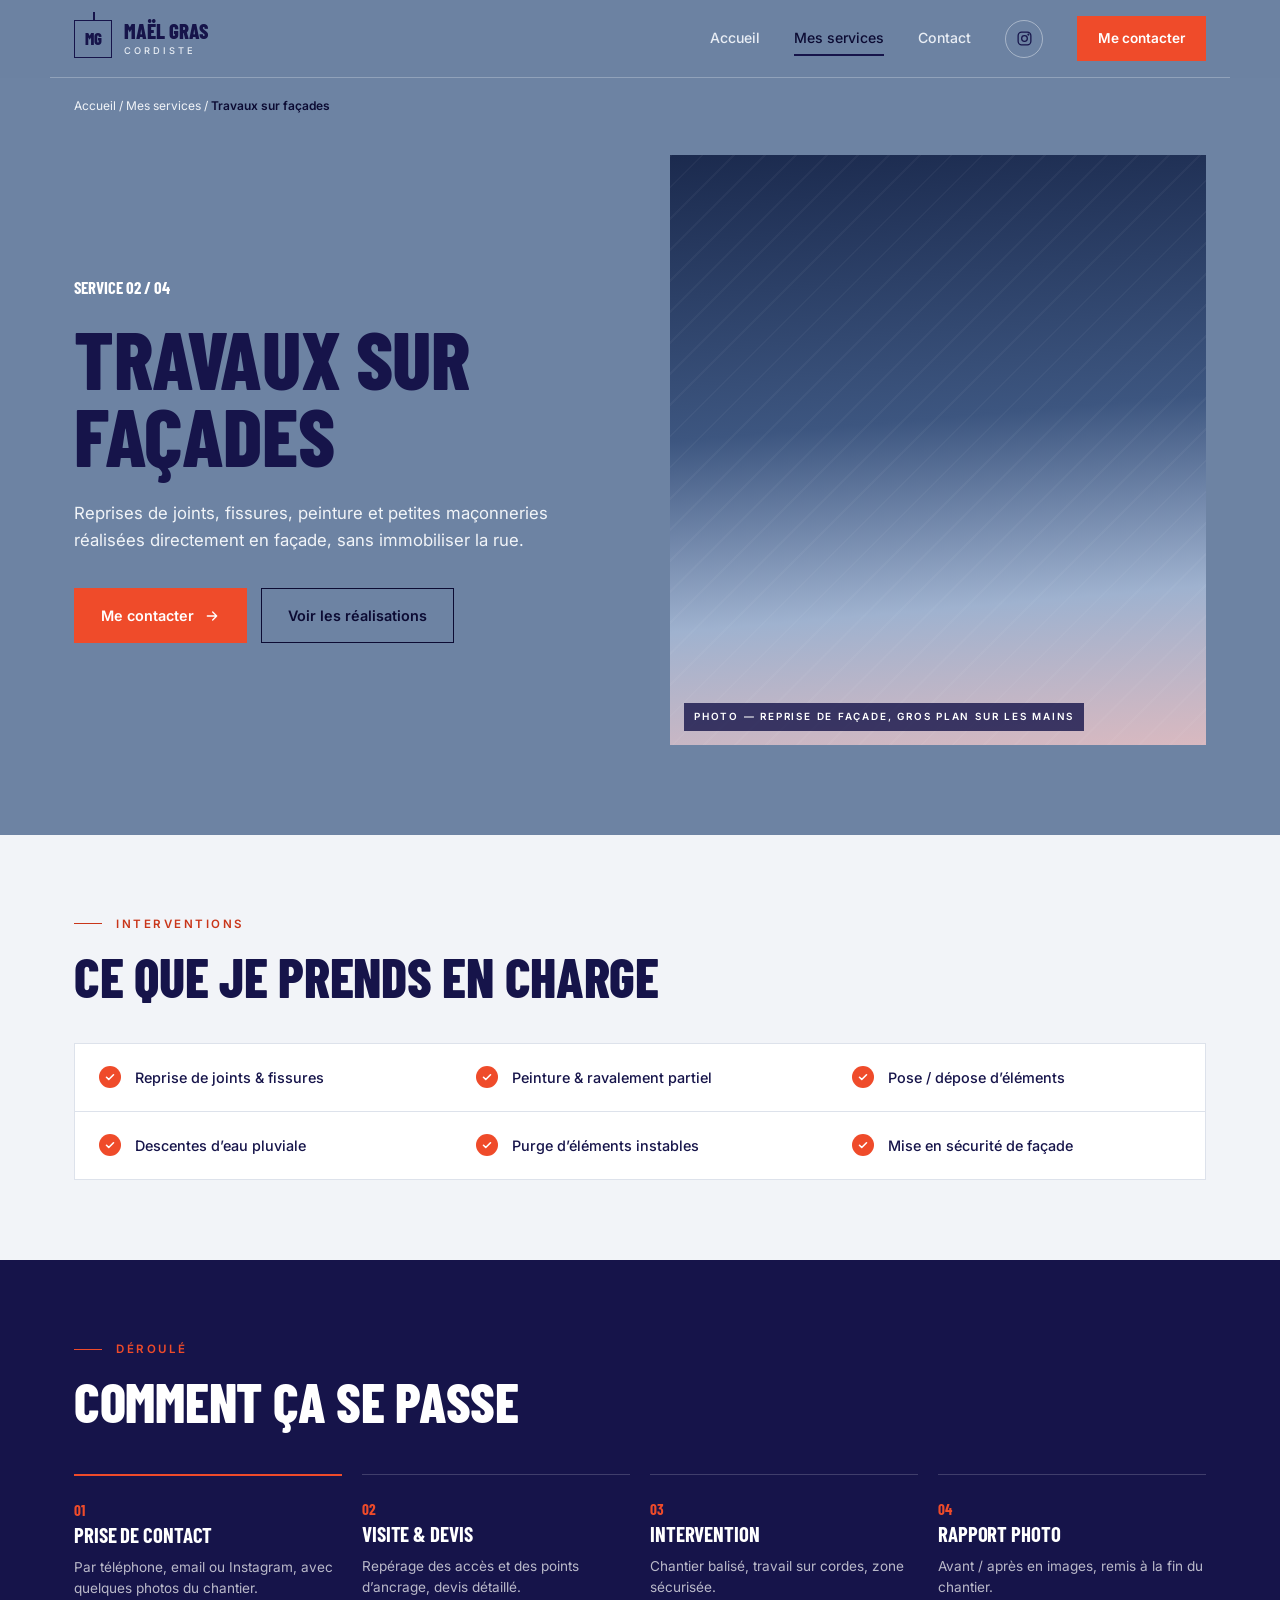
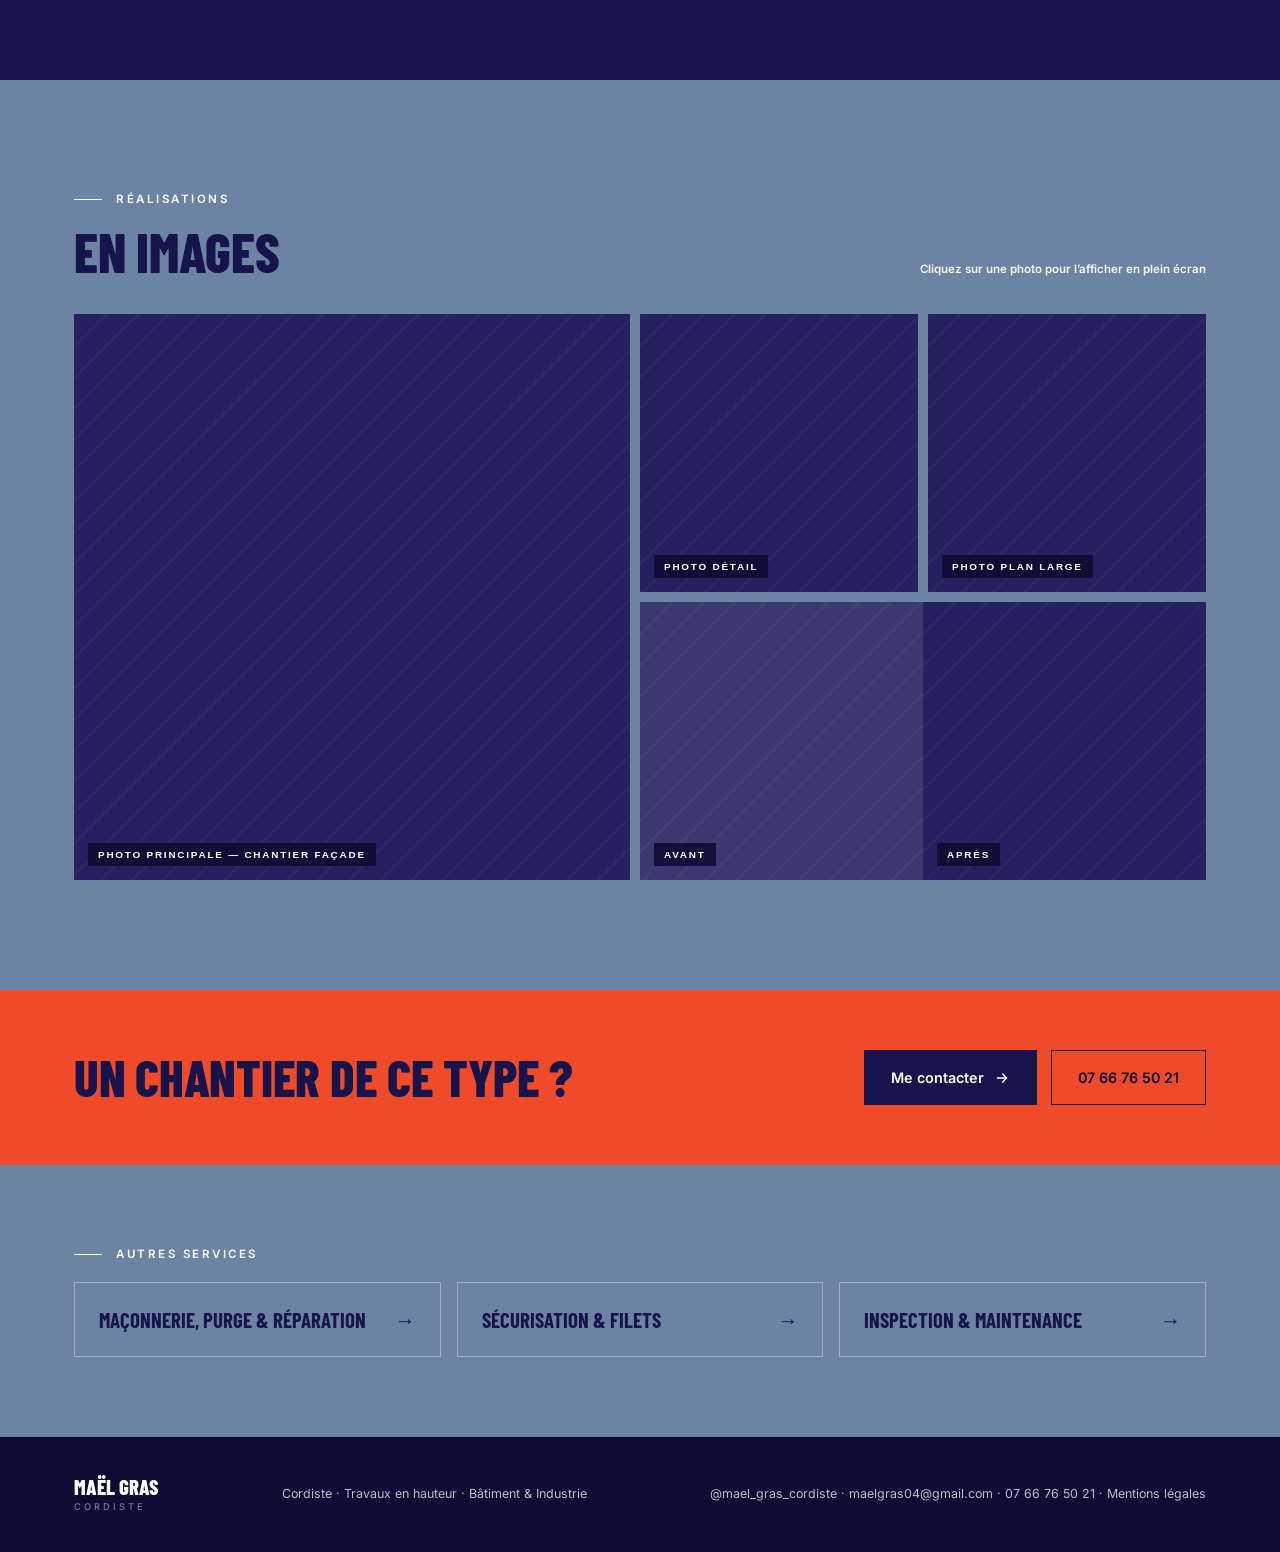
<file: travaux-sur-facades.html>
<!doctype html>
<html lang="fr">
<head>
  <meta charset="utf-8">
  <meta name="viewport" content="width=device-width, initial-scale=1">
  <title>Travaux sur façades — Maël Gras, cordiste</title>
  <meta name="description" content="Reprise de joints et fissures, peinture, petites maçonneries et mise en sécurité de façades sur cordes.">
  <meta name="theme-color" content="#16144a">
  <link rel="icon" href="data:image/svg+xml,%3Csvg xmlns='http://www.w3.org/2000/svg' viewBox='0 0 64 64'%3E%3Crect width='64' height='64' fill='%2316144a'/%3E%3Ctext x='32' y='43' font-family='Arial' font-weight='700' font-size='28' fill='%23ef4b2a' text-anchor='middle'%3EMG%3C/text%3E%3C/svg%3E">
  <link rel="preconnect" href="https://fonts.googleapis.com">
  <link rel="preconnect" href="https://fonts.gstatic.com" crossorigin>
  <link href="https://fonts.googleapis.com/css2?family=Barlow+Condensed:wght@700;800&amp;family=Inter:wght@400;500;600;700&amp;display=swap" rel="stylesheet">
  <link rel="stylesheet" href="assets/css/style.css">
</head>
<body>

<header class="site-header">
  <div class="wrap">
    <a class="brand" href="index.html" aria-label="Maël Gras, cordiste — accueil">
      <span class="brand-mark">MG</span>
      <span class="brand-name">Maël Gras<small>CORDISTE</small></span>
    </a>
    <button class="menu-toggle" type="button" aria-label="Ouvrir le menu" aria-expanded="false" aria-controls="main-nav"><svg viewBox="0 0 24 24" fill="none" stroke="currentColor" stroke-width="2" stroke-linecap="round" aria-hidden="true"><path d="M4 7h16M4 12h16M4 17h16"/></svg></button>
    <nav class="main-nav" id="main-nav" aria-label="Navigation principale">
      <a class="nav-link" href="index.html">Accueil</a>
      <a class="nav-link" href="index.html#services" aria-current="page">Mes services</a>
      <a class="nav-link" href="contact.html">Contact</a>
      <a class="icon-btn" href="https://www.instagram.com/mael_gras_cordiste/" target="_blank" rel="noopener" aria-label="Instagram @mael_gras_cordiste"><svg viewBox="0 0 24 24" fill="none" stroke="currentColor" stroke-width="1.8" stroke-linecap="round" stroke-linejoin="round" aria-hidden="true"><rect x="3" y="3" width="18" height="18" rx="5"/><circle cx="12" cy="12" r="4"/><circle cx="17.5" cy="6.5" r=".6" fill="currentColor"/></svg></a>
      <a class="btn btn-primary" href="contact.html">Me contacter</a>
    </nav>
  </div>
</header>

<main>
  <div class="wrap">
    <nav class="breadcrumb" aria-label="Fil d’Ariane">
      <a href="index.html">Accueil</a> / <a href="index.html#services">Mes services</a> / <strong>Travaux sur façades</strong>
    </nav>
  </div>

  <section class="service-hero">
    <div class="wrap">
      <div>
        <p class="kicker">SERVICE 02 / 04</p>
        <h1>Travaux sur<br>façades</h1>
        <p class="lead">Reprises de joints, fissures, peinture et petites maçonneries réalisées directement en façade, sans immobiliser la rue.</p>
        <div class="btn-row">
          <a class="btn btn-primary" href="contact.html">Me contacter <svg viewBox="0 0 24 24" fill="none" stroke="currentColor" stroke-width="2" stroke-linecap="round" stroke-linejoin="round" aria-hidden="true"><path d="M5 12h14M13 6l6 6-6 6"/></svg></a>
          <a class="btn btn-outline" href="#realisations">Voir les réalisations</a>
        </div>
      </div>
      <div class="media sunset"><span class="tag">Photo — reprise de façade, gros plan sur les mains</span></div>
    </div>
  </section>

  <section class="section tight bg-beige">
    <div class="wrap">
      <p class="eyebrow">Interventions</p>
      <h2 style="margin-bottom:40px">Ce que je prends en charge</h2>
      <ul class="checklist">
        <li><span class="check"><svg viewBox="0 0 24 24" fill="none" stroke="currentColor" stroke-width="3.2" stroke-linecap="round" stroke-linejoin="round" aria-hidden="true"><path d="m5 12.5 4.5 4.5L19 7.5"/></svg></span>Reprise de joints &amp; fissures</li>
        <li><span class="check"><svg viewBox="0 0 24 24" fill="none" stroke="currentColor" stroke-width="3.2" stroke-linecap="round" stroke-linejoin="round" aria-hidden="true"><path d="m5 12.5 4.5 4.5L19 7.5"/></svg></span>Peinture &amp; ravalement partiel</li>
        <li><span class="check"><svg viewBox="0 0 24 24" fill="none" stroke="currentColor" stroke-width="3.2" stroke-linecap="round" stroke-linejoin="round" aria-hidden="true"><path d="m5 12.5 4.5 4.5L19 7.5"/></svg></span>Pose / dépose d’éléments</li>
        <li><span class="check"><svg viewBox="0 0 24 24" fill="none" stroke="currentColor" stroke-width="3.2" stroke-linecap="round" stroke-linejoin="round" aria-hidden="true"><path d="m5 12.5 4.5 4.5L19 7.5"/></svg></span>Descentes d’eau pluviale</li>
        <li><span class="check"><svg viewBox="0 0 24 24" fill="none" stroke="currentColor" stroke-width="3.2" stroke-linecap="round" stroke-linejoin="round" aria-hidden="true"><path d="m5 12.5 4.5 4.5L19 7.5"/></svg></span>Purge d’éléments instables</li>
        <li><span class="check"><svg viewBox="0 0 24 24" fill="none" stroke="currentColor" stroke-width="3.2" stroke-linecap="round" stroke-linejoin="round" aria-hidden="true"><path d="m5 12.5 4.5 4.5L19 7.5"/></svg></span>Mise en sécurité de façade</li>
      </ul>
    </div>
  </section>

  <section class="section tight bg-navy on-dark">
    <div class="wrap">
      <p class="eyebrow">Déroulé</p>
      <h2 style="margin-bottom:46px">Comment ça se passe</h2>
      <ol class="steps">
        <li>
          <span class="num">01</span>
          <h3>Prise de contact</h3>
          <p>Par téléphone, email ou Instagram, avec quelques photos du chantier.</p>
        </li>
        <li>
          <span class="num">02</span>
          <h3>Visite &amp; devis</h3>
          <p>Repérage des accès et des points d’ancrage, devis détaillé.</p>
        </li>
        <li>
          <span class="num">03</span>
          <h3>Intervention</h3>
          <p>Chantier balisé, travail sur cordes, zone sécurisée.</p>
        </li>
        <li>
          <span class="num">04</span>
          <h3>Rapport photo</h3>
          <p>Avant / après en images, remis à la fin du chantier.</p>
        </li>
      </ol>
    </div>
  </section>

  <section class="section" id="realisations">
    <div class="wrap">
      <div class="section-head" style="margin-bottom:36px">
        <div>
          <p class="eyebrow">Réalisations</p>
          <h2>En images</h2>
        </div>
        <span class="note">Cliquez sur une photo pour l’afficher en plein écran</span>
      </div>
      <div class="gallery">
        <button class="media main" type="button" data-lightbox aria-label="Agrandir : Photo principale — chantier façade"><span class="tag">Photo principale — chantier façade</span></button>
        <button class="media" type="button" data-lightbox aria-label="Agrandir : Photo détail"><span class="tag">Photo détail</span></button>
        <button class="media" type="button" data-lightbox aria-label="Agrandir : Photo plan large"><span class="tag">Photo plan large</span></button>
        <div class="before-after">
          <button class="media before" type="button" data-lightbox aria-label="Agrandir : Avant"><span class="tag">Avant</span></button>
          <button class="media after" type="button" data-lightbox aria-label="Agrandir : Après"><span class="tag">Après</span></button>
        </div>
      </div>
    </div>
  </section>

  <section class="cta-band bg-orange">
    <div class="wrap">
      <h2>Un chantier de ce type ?</h2>
      <div class="btn-row">
        <a class="btn btn-navy" href="contact.html">Me contacter <svg viewBox="0 0 24 24" fill="none" stroke="currentColor" stroke-width="2" stroke-linecap="round" stroke-linejoin="round" aria-hidden="true"><path d="M5 12h14M13 6l6 6-6 6"/></svg></a>
        <a class="btn btn-outline" href="tel:+33766765021">07 66 76 50 21</a>
      </div>
    </div>
  </section>

  <section class="section tight">
    <div class="wrap">
      <p class="eyebrow">Autres services</p>
      <div class="other-services">
        <a href="maconnerie-purge-reparation.html">Maçonnerie, purge &amp; réparation <span aria-hidden="true">→</span></a>
        <a href="securisation-filets.html">Sécurisation &amp; filets <span aria-hidden="true">→</span></a>
        <a href="inspection-maintenance.html">Inspection &amp; maintenance <span aria-hidden="true">→</span></a>
      </div>
    </div>
  </section>
</main>

<footer class="site-footer">
  <div class="wrap">
    <a class="brand-name" href="index.html" style="text-decoration:none">Maël Gras<small>CORDISTE</small></a>
    <span>Cordiste · Travaux en hauteur · Bâtiment &amp; Industrie</span>
    <span>
      <a href="https://www.instagram.com/mael_gras_cordiste/" target="_blank" rel="noopener">@mael_gras_cordiste</a> ·
      <a href="mailto:maelgras04@gmail.com">maelgras04@gmail.com</a> ·
      <a href="tel:+33766765021">07 66 76 50 21</a> ·
      <a href="mentions-legales.html">Mentions légales</a>
    </span>
  </div>
</footer>

<div class="lightbox" role="dialog" aria-modal="true" aria-label="Photo en plein écran">
  <button class="lightbox-close" type="button" aria-label="Fermer">×</button>
  <div class="lightbox-stage"></div>
</div>
<script src="assets/js/main.js"></script>
</body>
</html>
</file>
<file: assets/css/style.css>
/* ==========================================================
   Maël Gras — Cordiste
   Feuille de style commune à toutes les pages
   ========================================================== */

:root {
  --navy: #16144a;
  --navy-2: #23215f;
  --navy-3: #0c0b33;
  --orange: #ef4b2a;
  --orange-dark: #c9361a;
  --beige: #f2f4f8;
  --beige-line: #dde2eb;
  --white: #ffffff;
  --text: #16144a;
  --muted: #7c8aa3;
  --line: #e4e8ef;

  --font-title: "Barlow Condensed", "Arial Narrow", sans-serif;
  --font-body: "Inter", system-ui, -apple-system, "Segoe UI", Roboto, Arial, sans-serif;

  --wrap: 1180px;
  --gutter: 24px;
}

*, *::before, *::after { box-sizing: border-box; }

html { scroll-behavior: smooth; }

body {
  margin: 0;
  font-family: var(--font-body);
  font-size: 16px;
  line-height: 1.6;
  color: var(--text);
  background: var(--white);
  -webkit-font-smoothing: antialiased;
}

img { max-width: 100%; display: block; }
a { color: inherit; }

.wrap {
  max-width: var(--wrap);
  margin: 0 auto;
  padding: 0 var(--gutter);
}

/* ---------- Typo ---------- */

.display,
h1, h2, h3 {
  font-family: var(--font-title);
  font-weight: 800;
  text-transform: uppercase;
  line-height: 0.95;
  letter-spacing: -0.005em;
  margin: 0;
  color: var(--navy);
}

h1 { font-size: clamp(3rem, 7.5vw, 6.2rem); }
h2 { font-size: clamp(2.2rem, 4.6vw, 3.4rem); }
h3 { font-size: 1.45rem; font-weight: 700; line-height: 1.1; }

.accent { color: var(--orange); }

.eyebrow {
  display: flex;
  align-items: center;
  gap: 14px;
  margin: 0 0 18px;
  font-size: 0.72rem;
  font-weight: 600;
  letter-spacing: 0.22em;
  text-transform: uppercase;
  color: var(--orange-dark);
}
.eyebrow::before {
  content: "";
  width: 28px;
  height: 1px;
  background: currentColor;
}
.eyebrow.center { justify-content: center; }
.on-dark .eyebrow { color: var(--orange); }

.lead {
  font-size: 1.05rem;
  color: var(--muted);
  max-width: 34em;
}

/* ---------- Boutons ---------- */

.btn {
  display: inline-flex;
  align-items: center;
  justify-content: center;
  gap: 10px;
  padding: 15px 26px;
  font-family: var(--font-body);
  font-size: 0.9rem;
  font-weight: 600;
  text-decoration: none;
  border: 1.5px solid transparent;
  cursor: pointer;
  transition: background .2s, color .2s, border-color .2s, transform .2s;
}
.btn:hover { transform: translateY(-1px); }
.btn svg { width: 16px; height: 16px; flex: none; }

.btn-primary { background: var(--orange); color: var(--white); }
.btn-primary:hover { background: var(--orange-dark); }

.btn-outline { border-color: var(--navy); color: var(--navy); background: transparent; }
.btn-outline:hover { background: var(--navy); color: var(--white); }

.btn-navy { background: var(--navy); color: var(--white); }
.btn-navy:hover { background: var(--navy-3); }

.btn-row { display: flex; flex-wrap: wrap; gap: 14px; }

/* ---------- En-tête ---------- */

.site-header {
  position: sticky;
  top: 0;
  z-index: 50;
  background: rgba(255, 255, 255, 0.96);
  backdrop-filter: blur(8px);
}
.site-header .wrap {
  display: flex;
  align-items: center;
  justify-content: space-between;
  gap: 24px;
  height: 78px;
  border-bottom: 1px solid var(--line);
}

.brand {
  display: flex;
  align-items: center;
  gap: 12px;
  text-decoration: none;
}
.brand-mark {
  position: relative;
  display: grid;
  place-items: center;
  width: 38px;
  height: 38px;
  border: 1.5px solid var(--navy);
  font-family: var(--font-title);
  font-weight: 800;
  font-size: 1.05rem;
  color: var(--navy);
}
.brand-mark::before { /* la corde */
  content: "";
  position: absolute;
  top: -9px;
  left: 50%;
  width: 1.5px;
  height: 9px;
  background: var(--navy);
}
.brand-name {
  display: flex;
  flex-direction: column;
  font-family: var(--font-title);
  font-weight: 800;
  font-size: 1.3rem;
  line-height: 1;
  text-transform: uppercase;
  color: var(--navy);
}
.brand-name small {
  font-family: var(--font-body);
  font-size: 0.58rem;
  font-weight: 500;
  letter-spacing: 0.32em;
  color: var(--muted);
  margin-top: 4px;
}

.main-nav {
  display: flex;
  align-items: center;
  gap: 34px;
}
.main-nav a.nav-link {
  position: relative;
  color: #8a9bb5;
  font-size: 0.88rem;
  font-weight: 500;
  text-decoration: none;
  padding: 6px 0;
}
.main-nav a.nav-link::after {
  content: "";
  position: absolute;
  left: 0; right: 0; bottom: 0;
  height: 1.5px;
  background: var(--navy);
  transform: scaleX(0);
  transition: transform .2s;
}
.main-nav a.nav-link:hover,
.main-nav a.nav-link[aria-current="page"] { color: var(--navy); }
.main-nav a.nav-link:hover::after,
.main-nav a.nav-link[aria-current="page"]::after { transform: scaleX(1); }

.icon-btn {
  display: grid;
  place-items: center;
  width: 38px;
  height: 38px;
  border: 1px solid var(--line);
  border-radius: 50%;
  color: var(--navy);
  transition: background .2s, color .2s;
}
.icon-btn:hover { background: var(--navy); color: var(--white); }
.icon-btn svg { width: 17px; height: 17px; }

.main-nav .btn { padding: 11px 20px; font-size: 0.85rem; }

.menu-toggle {
  display: none;
  width: 44px;
  height: 44px;
  border: 1px solid var(--line);
  background: var(--white);
  cursor: pointer;
  color: var(--navy);
}
.menu-toggle svg { width: 22px; height: 22px; }

/* ---------- Sections ---------- */

.section { padding: 110px 0; }
.section.tight { padding: 80px 0; }
.bg-beige { background: var(--beige); }
.bg-navy { background: var(--navy); color: var(--white); }
.bg-navy h2, .bg-navy h3 { color: var(--white); }
.bg-orange { background: var(--orange); }

.section-head {
  display: flex;
  align-items: flex-end;
  justify-content: space-between;
  gap: 32px;
  flex-wrap: wrap;
  margin-bottom: 52px;
}
.section-head p:not(.eyebrow) { margin: 0; max-width: 22em; color: var(--muted); }

.note {
  font-size: 0.72rem;
  font-weight: 600;
  color: var(--orange-dark);
}

/* ---------- Photos / emplacements ---------- */

.media {
  position: relative;
  overflow: hidden;
  background:
    repeating-linear-gradient(135deg, rgba(255,255,255,.035) 0 2px, transparent 2px 22px),
    var(--navy-2);
}
.media img {
  width: 100%;
  height: 100%;
  object-fit: cover;
}
.media.sunset {
  background:
    repeating-linear-gradient(135deg, rgba(255,255,255,.035) 0 2px, transparent 2px 22px),
    linear-gradient(175deg, #1b2a4e 0%, #3d5680 45%, #9fb2cf 75%, #d9b9c0 100%);
}
.media .tag {
  position: absolute;
  left: 14px;
  bottom: 14px;
  padding: 6px 10px;
  background: rgba(12, 11, 51, 0.88);
  color: var(--white);
  font-size: 0.62rem;
  font-weight: 600;
  letter-spacing: 0.18em;
  text-transform: uppercase;
}
.media.sunset .tag { background: rgba(22, 20, 74, 0.8); }

/* ---------- Accueil : hero ---------- */

.hero { padding: 70px 0 100px; }
.hero .wrap {
  display: grid;
  grid-template-columns: 1.15fr 0.85fr;
  gap: 60px;
  align-items: center;
}
.hero h1 { margin-bottom: 28px; }
.hero .lead { margin: 0 0 36px; }
.hero .media { aspect-ratio: 4 / 5; }
.hero .media img { object-position: 50% 35%; }

.proofs {
  display: grid;
  grid-template-columns: repeat(4, auto);
  justify-content: start;
  gap: 40px;
  margin-top: 40px;
  padding-top: 26px;
  border-top: 1px solid var(--beige-line);
}
.proofs strong {
  display: block;
  font-family: var(--font-title);
  font-weight: 700;
  font-size: 1.25rem;
  line-height: 1;
}
.proofs span { font-size: 0.75rem; color: var(--muted); }

/* ---------- Accueil : cartes services ---------- */

.services-grid {
  display: grid;
  grid-template-columns: repeat(4, 1fr);
  gap: 18px;
}
.service-card {
  display: flex;
  flex-direction: column;
  background: var(--white);
  text-decoration: none;
  transition: transform .25s, box-shadow .25s;
}
.service-card:hover {
  transform: translateY(-4px);
  box-shadow: 0 18px 40px rgba(22, 20, 74, 0.12);
}
.service-card .media { aspect-ratio: 1 / 1.08; }
.service-card .body {
  display: flex;
  flex-direction: column;
  flex: 1;
  padding: 26px 22px 22px;
}
.num {
  font-family: var(--font-title);
  font-weight: 700;
  font-size: 0.95rem;
  color: var(--orange-dark);
  margin-bottom: 10px;
}
.service-card h3 { margin-bottom: 12px; }
.service-card p { margin: 0 0 24px; font-size: 0.85rem; color: var(--muted); line-height: 1.55; }
.service-card .more {
  margin-top: auto;
  padding-top: 16px;
  border-top: 1px solid var(--line);
  font-size: 0.82rem;
  font-weight: 600;
}
.service-card:hover .more { color: var(--orange-dark); }

/* ---------- Accueil : avis (bandeau défilant) ---------- */

.reviews-head {
  display: flex;
  align-items: center;
  justify-content: space-between;
  gap: 24px;
  flex-wrap: wrap;
  margin-bottom: 48px;
}
.marquee {
  overflow: hidden;
  -webkit-mask-image: linear-gradient(90deg, transparent, #000 6%, #000 94%, transparent);
          mask-image: linear-gradient(90deg, transparent, #000 6%, #000 94%, transparent);
}
.marquee-track {
  display: flex;
  gap: 24px;
  width: max-content;
  animation: marquee 45s linear infinite;
}
.marquee:hover .marquee-track,
.marquee:focus-within .marquee-track { animation-play-state: paused; }
@keyframes marquee {
  to { transform: translateX(calc(-50% - 12px)); }
}
.review {
  margin: 0;
  width: 380px;
  flex: none;
  padding: 30px 28px;
  background: var(--navy-2);
  border: 1px solid rgba(255, 255, 255, 0.08);
}
.stars { color: var(--orange); letter-spacing: 3px; font-size: 0.95rem; }
.review blockquote {
  margin: 14px 0 22px;
  font-size: 0.95rem;
  line-height: 1.6;
  color: rgba(255, 255, 255, 0.92);
}
.review footer {
  display: flex;
  align-items: center;
  gap: 12px;
  font-size: 0.78rem;
  color: rgba(255, 255, 255, 0.6);
}
.avatar {
  width: 34px;
  height: 34px;
  border-radius: 50%;
  background: #2f2d72;
  display: grid;
  place-items: center;
  font-weight: 600;
  color: var(--white);
  font-size: 0.8rem;
}

/* ---------- Bloc CTA centré ---------- */

.cta-center { text-align: center; }
.cta-center h2 { font-size: clamp(2.6rem, 6vw, 4.6rem); margin-bottom: 22px; }
.cta-center p { margin: 0 auto 36px; max-width: 30em; color: var(--muted); }
.cta-center .btn-row { justify-content: center; }

/* ---------- Pages services ---------- */

.breadcrumb {
  padding: 18px 0 0;
  font-size: 0.75rem;
  color: var(--muted);
}
.breadcrumb a { text-decoration: none; }
.breadcrumb a:hover { text-decoration: underline; }
.breadcrumb strong { color: var(--navy); font-weight: 600; }

.service-hero { padding: 40px 0 90px; }
.service-hero .wrap {
  display: grid;
  grid-template-columns: 1fr 1fr;
  gap: 60px;
  align-items: center;
}
.service-hero .kicker {
  font-family: var(--font-title);
  font-weight: 700;
  font-size: 1.05rem;
  color: var(--orange-dark);
  margin-bottom: 18px;
}
.service-hero h1 { font-size: clamp(3rem, 6.4vw, 5.2rem); margin-bottom: 26px; }
.service-hero .lead { margin: 0 0 34px; }
.service-hero .media { aspect-ratio: 1 / 1.1; }

.checklist {
  display: grid;
  grid-template-columns: repeat(3, 1fr);
  margin: 0;
  padding: 0;
  list-style: none;
  background: var(--white);
  border: 1px solid var(--beige-line);
}
.checklist li {
  display: flex;
  align-items: center;
  gap: 14px;
  padding: 22px 24px;
  font-size: 0.9rem;
  font-weight: 500;
  border-bottom: 1px solid var(--beige-line);
}
.checklist li:nth-last-child(-n+3) { border-bottom: 0; }
.check {
  flex: none;
  display: grid;
  place-items: center;
  width: 22px;
  height: 22px;
  border-radius: 50%;
  background: var(--orange);
  color: var(--white);
}
.check svg { width: 12px; height: 12px; }

.steps {
  display: grid;
  grid-template-columns: repeat(4, 1fr);
  gap: 20px;
  margin: 0;
  padding: 0;
  list-style: none;
}
.steps li {
  padding-top: 22px;
  border-top: 1px solid rgba(255, 255, 255, 0.18);
}
.steps li:first-child { border-top: 2px solid var(--orange); }
.steps .num { color: var(--orange); }
.steps h3 { font-size: 1.3rem; margin-bottom: 10px; }
.steps p { margin: 0; font-size: 0.85rem; color: rgba(255, 255, 255, 0.7); }

.gallery {
  display: grid;
  grid-template-columns: 2fr 1fr 1fr;
  grid-template-rows: 1fr 1fr;
  gap: 10px;
  aspect-ratio: 2 / 1;
}
.gallery .media { cursor: zoom-in; border: 0; padding: 0; width: 100%; height: 100%; }
.gallery .media:focus-visible { outline: 3px solid var(--orange); outline-offset: 2px; }
.gallery .main { grid-row: 1 / 3; }
.gallery .wide { grid-column: 2 / 4; }
.gallery > *,
.gallery .before-after > * { min-width: 0; min-height: 0; }
.gallery .media img { position: absolute; top: 0; left: 0; inset: 0; }
.gallery.gallery-pair {
  grid-template-columns: 1fr;
  grid-template-rows: 1fr;
  aspect-ratio: 2 / 1;
  margin-top: 10px;
}
.gallery.gallery-pair .before-after { grid-column: 1 / -1; }
.gallery.gallery-duo {
  grid-template-columns: 1fr 1fr;
  grid-template-rows: 1fr;
  aspect-ratio: 3 / 2;
}
.gallery .before-after {
  grid-column: 2 / 4;
  display: grid;
  grid-template-columns: 1fr 1fr;
}
.gallery .before-after .media.before { background-color: #3a3970; }

.cta-band { padding: 60px 0; }
.cta-band .wrap {
  display: flex;
  align-items: center;
  justify-content: space-between;
  gap: 24px;
  flex-wrap: wrap;
}
.cta-band h2 { font-size: clamp(2rem, 4.4vw, 3.2rem); }
.cta-band .btn-outline { border-color: var(--navy); }

.other-services {
  display: grid;
  grid-template-columns: repeat(3, 1fr);
  gap: 16px;
}
.other-services a {
  display: flex;
  align-items: center;
  justify-content: space-between;
  gap: 16px;
  padding: 26px 24px;
  border: 1px solid var(--beige-line);
  font-family: var(--font-title);
  font-weight: 700;
  font-size: 1.3rem;
  text-transform: uppercase;
  line-height: 1.05;
  text-decoration: none;
  transition: background .2s, color .2s, border-color .2s;
}
.other-services a:hover { background: var(--navy); color: var(--white); border-color: var(--navy); }

/* ---------- Page contact ---------- */

.contact-hero { padding: 70px 0 60px; }
.contact-hero .wrap {
  display: grid;
  grid-template-columns: 1fr 1fr;
  gap: 60px;
  align-items: end;
}
.contact-hero .lead { margin: 0 0 12px; }

.contact-cards {
  display: grid;
  grid-template-columns: repeat(3, 1fr);
  gap: 16px;
  padding-bottom: 100px;
}
.contact-card {
  display: flex;
  flex-direction: column;
  border: 1px solid var(--beige-line);
}
.contact-card .body { padding: 28px 24px 26px; flex: 1; }
.contact-card .ico {
  display: grid;
  place-items: center;
  width: 44px;
  height: 44px;
  margin-bottom: 26px;
  border-radius: 50%;
  background: var(--beige);
  color: var(--navy);
}
.contact-card .ico svg { width: 18px; height: 18px; }
.contact-card .label {
  font-size: 0.68rem;
  font-weight: 600;
  letter-spacing: 0.2em;
  text-transform: uppercase;
  color: var(--muted);
}
.contact-card .value {
  display: block;
  margin: 8px 0 12px;
  font-family: var(--font-title);
  font-weight: 700;
  font-size: 1.9rem;
  line-height: 1.05;
  text-decoration: none;
  overflow-wrap: anywhere;
}
.contact-card p { margin: 0; font-size: 0.85rem; color: var(--muted); }
.contact-card .actions {
  display: flex;
  border-top: 1px solid var(--beige-line);
}
.contact-card .actions a {
  flex: 1;
  padding: 18px 12px;
  text-align: center;
  font-size: 0.85rem;
  font-weight: 600;
  text-decoration: none;
  transition: background .2s, color .2s;
}
.contact-card .actions a:hover { background: var(--beige); }

.contact-card.featured { background: var(--navy); border-color: var(--navy); color: var(--white); }
.contact-card.featured .ico { background: var(--orange); }
.contact-card.featured .label,
.contact-card.featured p { color: rgba(255, 255, 255, 0.72); }
.contact-card.featured .actions { border-top-color: rgba(255, 255, 255, 0.15); }
.contact-card.featured .actions a:first-child { background: var(--orange); color: var(--white); }
.contact-card.featured .actions a:first-child:hover { background: var(--orange-dark); color: var(--white); }
.contact-card.featured .actions a:last-child:hover { background: var(--navy-3); }

.tips {
  display: grid;
  grid-template-columns: 0.8fr 1fr;
  gap: 80px;
}
.tips h2 { margin-bottom: 20px; }
.tips > div > p { margin: 0; color: rgba(255, 255, 255, 0.72); }
.tips ol { margin: 0; padding: 0; list-style: none; border-top: 1px solid rgba(255, 255, 255, 0.15); }
.tips li {
  display: grid;
  grid-template-columns: 44px 1fr;
  padding: 20px 0;
  border-bottom: 1px solid rgba(255, 255, 255, 0.15);
}
.tips li .num { margin: 0; color: var(--orange); font-size: 1.05rem; }
.tips li strong { display: block; font-weight: 500; }
.tips li span { font-size: 0.8rem; color: rgba(255, 255, 255, 0.6); }

.zone {
  display: grid;
  grid-template-columns: 1fr 1fr;
  gap: 60px;
  align-items: center;
}
.map {
  position: relative;
  aspect-ratio: 1 / 1;
  background:
    radial-gradient(circle at 50% 50%, var(--navy) 0 7px, #fff 7px 11px, transparent 11px),
    radial-gradient(circle at 50% 50%, rgba(239,75,42,.14) 0 25%, transparent 25.3%),
    linear-gradient(90deg, transparent 33%, var(--beige-line) 33% 33.4%, transparent 33.4% 76%, var(--beige-line) 76% 76.4%, transparent 76.4%),
    linear-gradient(0deg, transparent 22%, var(--beige-line) 22% 22.4%, transparent 22.4% 70%, var(--beige-line) 70% 70.4%, transparent 70.4%),
    var(--beige);
  border: 1px solid var(--beige-line);
  overflow: hidden;
}
.map iframe {
  position: absolute;
  inset: 0;
  width: 100%;
  height: 100%;
  border: 0;
  filter: saturate(0.6);
}
.zone h2 { margin-bottom: 30px; }
.zone dl { margin: 0; }
.zone dl div {
  display: flex;
  justify-content: space-between;
  gap: 20px;
  padding: 16px 0;
  border-bottom: 1px solid var(--line);
  font-size: 0.88rem;
}
.zone dt { color: var(--muted); }
.zone dd { margin: 0; font-weight: 600; text-align: right; }

/* ---------- Mentions légales ---------- */

.legal { padding: 70px 0 110px; }
.legal .wrap { max-width: 820px; }
.legal h1 { font-size: clamp(2.6rem, 6vw, 4.2rem); margin-bottom: 40px; }
.legal h2 { font-size: 1.6rem; margin: 44px 0 14px; }
.legal p:not(.eyebrow) { margin: 0; color: var(--muted); }
.legal p a, .legal dd a { color: var(--navy); }
.legal dl { margin: 0; border-top: 1px solid var(--line); }
.legal dl div {
  display: flex;
  justify-content: space-between;
  gap: 20px;
  padding: 13px 0;
  border-bottom: 1px solid var(--line);
  font-size: 0.92rem;
}
.legal dt { color: var(--muted); }
.legal dd { margin: 0; font-weight: 600; text-align: right; }
@media (max-width: 560px) {
  .legal dl div { flex-direction: column; gap: 2px; }
  .legal dd { text-align: left; }
}

/* ---------- Pied de page ---------- */

.site-footer { background: var(--navy-3); color: rgba(255, 255, 255, 0.72); padding: 40px 0; }
.site-footer .wrap {
  display: flex;
  align-items: center;
  justify-content: space-between;
  gap: 24px;
  flex-wrap: wrap;
  font-size: 0.78rem;
}
.site-footer .brand-name { color: var(--white); }
.site-footer .brand-name small { color: rgba(255, 255, 255, 0.45); }
.site-footer a { text-decoration: none; }
.site-footer a:hover { color: var(--white); text-decoration: underline; }

/* ---------- Visionneuse plein écran ---------- */

.lightbox {
  position: fixed;
  inset: 0;
  z-index: 100;
  display: none;
  align-items: center;
  justify-content: center;
  padding: 40px;
  background: rgba(12, 11, 51, 0.94);
}
.lightbox.open { display: flex; }
.lightbox-stage {
  width: min(1100px, 100%);
  aspect-ratio: 3 / 2;
  max-height: 85vh;
}
.lightbox-stage .media { width: 100%; height: 100%; }
.lightbox-stage img { width: 100%; height: 100%; object-fit: contain; background: #000; }
.lightbox-close {
  position: absolute;
  top: 18px;
  right: 18px;
  width: 46px;
  height: 46px;
  border: 1px solid rgba(255, 255, 255, 0.3);
  border-radius: 50%;
  background: transparent;
  color: var(--white);
  font-size: 1.6rem;
  line-height: 1;
  cursor: pointer;
}

/* ---------- Responsive ---------- */

@media (max-width: 1024px) {
  .services-grid { grid-template-columns: repeat(2, 1fr); }
  .steps { grid-template-columns: repeat(2, 1fr); row-gap: 36px; }
}

@media (max-width: 860px) {
  :root { --gutter: 20px; }
  .section { padding: 80px 0; }

  .menu-toggle { display: grid; place-items: center; }
  .main-nav {
    position: absolute;
    top: 78px;
    left: 0;
    right: 0;
    flex-direction: column;
    align-items: stretch;
    gap: 0;
    padding: 8px var(--gutter) 24px;
    background: var(--white);
    border-bottom: 1px solid var(--line);
    box-shadow: 0 20px 30px rgba(22, 20, 74, 0.08);
    display: none;
  }
  .main-nav.open { display: flex; }
  .main-nav a.nav-link { padding: 14px 0; border-bottom: 1px solid var(--line); }
  .main-nav a.nav-link::after { display: none; }
  .main-nav .icon-btn { margin: 16px 0; }
  .main-nav .btn { padding: 15px 20px; }

  .hero .wrap,
  .service-hero .wrap,
  .contact-hero .wrap,
  .tips,
  .zone { grid-template-columns: 1fr; gap: 40px; }
  .hero .media { aspect-ratio: 4 / 3; }
  .service-hero .media { aspect-ratio: 4 / 3; }

  .checklist { grid-template-columns: 1fr 1fr; }
  .checklist li:nth-last-child(-n+3) { border-bottom: 1px solid var(--beige-line); }
  .checklist li:nth-last-child(-n+2) { border-bottom: 0; }

  .gallery {
    grid-template-columns: 1fr 1fr;
    grid-template-rows: none;
    aspect-ratio: auto;
  }
  .gallery .main { grid-row: auto; grid-column: 1 / 3; aspect-ratio: 4 / 3; }
  .gallery > .media:not(.main) { aspect-ratio: 1 / 1; }
  .gallery > .media.wide { grid-column: 1 / 3; aspect-ratio: 2 / 1; }
  .gallery.gallery-duo > .media:not(.main) { aspect-ratio: 3 / 4; }
  .gallery .before-after { grid-column: 1 / 3; aspect-ratio: 2 / 1; }

  .other-services,
  .contact-cards { grid-template-columns: 1fr; }
}

@media (max-width: 560px) {
  .services-grid,
  .steps,
  .checklist { grid-template-columns: 1fr; }
  .service-card .media { aspect-ratio: 16 / 10; }
  .checklist li { border-bottom: 1px solid var(--beige-line) !important; }
  .checklist li:last-child { border-bottom: 0 !important; }
  .proofs { grid-template-columns: 1fr 1fr; gap: 22px; }
  .review { width: 300px; }
  .btn-row .btn { flex: 1 1 auto; }
  .site-footer .wrap { flex-direction: column; align-items: flex-start; }
  .lightbox { padding: 16px; }
}

@media (prefers-reduced-motion: reduce) {
  html { scroll-behavior: auto; }
  .marquee-track { animation: none; }
  .marquee { overflow-x: auto; }
}

/* ---------- Fond principal bleu-gris (à la place du blanc) ---------- */

:root { --page: #6d83a3; --on-page: #f1f4f8; }
body { background: var(--page); }
.site-header { background: rgba(109, 131, 163, 0.97); }
.site-header .wrap { border-bottom-color: rgba(255, 255, 255, 0.25); }
.main-nav a.nav-link { color: #e8edf4; }
.main-nav a.nav-link:hover,
.main-nav a.nav-link[aria-current="page"] { color: var(--navy-3); }
.brand-name small { color: #e8edf4; }
.icon-btn { border-color: rgba(255, 255, 255, 0.4); }

.hero .lead,
.service-hero .lead,
.contact-hero .lead,
.cta-center p,
.proofs span,
.breadcrumb,
.zone dt,
.section-head p:not(.eyebrow),
.legal p:not(.eyebrow),
.legal dt { color: var(--on-page); }
.breadcrumb strong { color: var(--navy-3); }
.hero .accent,
.contact-hero .accent { color: var(--white); }
.eyebrow,
.note,
.service-hero .kicker { color: var(--white); }
.bg-beige .eyebrow { color: var(--orange-dark); }
.proofs { border-top-color: rgba(255, 255, 255, 0.3); }
.btn-outline { border-color: var(--navy-3); color: var(--navy-3); }
.zone dl div,
.legal dl,
.legal dl div,
.other-services a,
.contact-card { border-color: rgba(255, 255, 255, 0.35); }
.contact-card:not(.featured) { background: var(--white); }
.legal p a, .legal dd a { color: var(--navy-3); }

@media (max-width: 860px) {
  .main-nav { background: var(--page); }
  .main-nav a.nav-link { border-bottom-color: rgba(255, 255, 255, 0.25); }
  .menu-toggle { background: transparent; border-color: rgba(255, 255, 255, 0.4); }
}

/* ---------- Anciens navigateurs (Safari < 15) sans aspect-ratio ---------- */

@supports not (aspect-ratio: 1 / 1) {
  .gallery,
  .gallery.gallery-pair { height: 46vw; max-height: 566px; }
  .gallery.gallery-duo { height: 66vw; max-height: 755px; }
  .hero .media { height: 600px; }
  .service-hero .media { height: 560px; }
  .service-card .media { height: 280px; }
  @media (max-width: 860px) {
    .gallery { height: auto; max-height: none; }
    .gallery .main { height: 72vw; }
    .gallery > .media:not(.main) { height: 44vw; }
    .gallery.gallery-duo > .media:not(.main) { height: 58vw; }
    .gallery .before-after,
    .gallery.gallery-pair { height: 44vw; }
    .hero .media,
    .service-hero .media { height: 72vw; }
    .service-card .media { height: 60vw; }
  }
}
</file>
